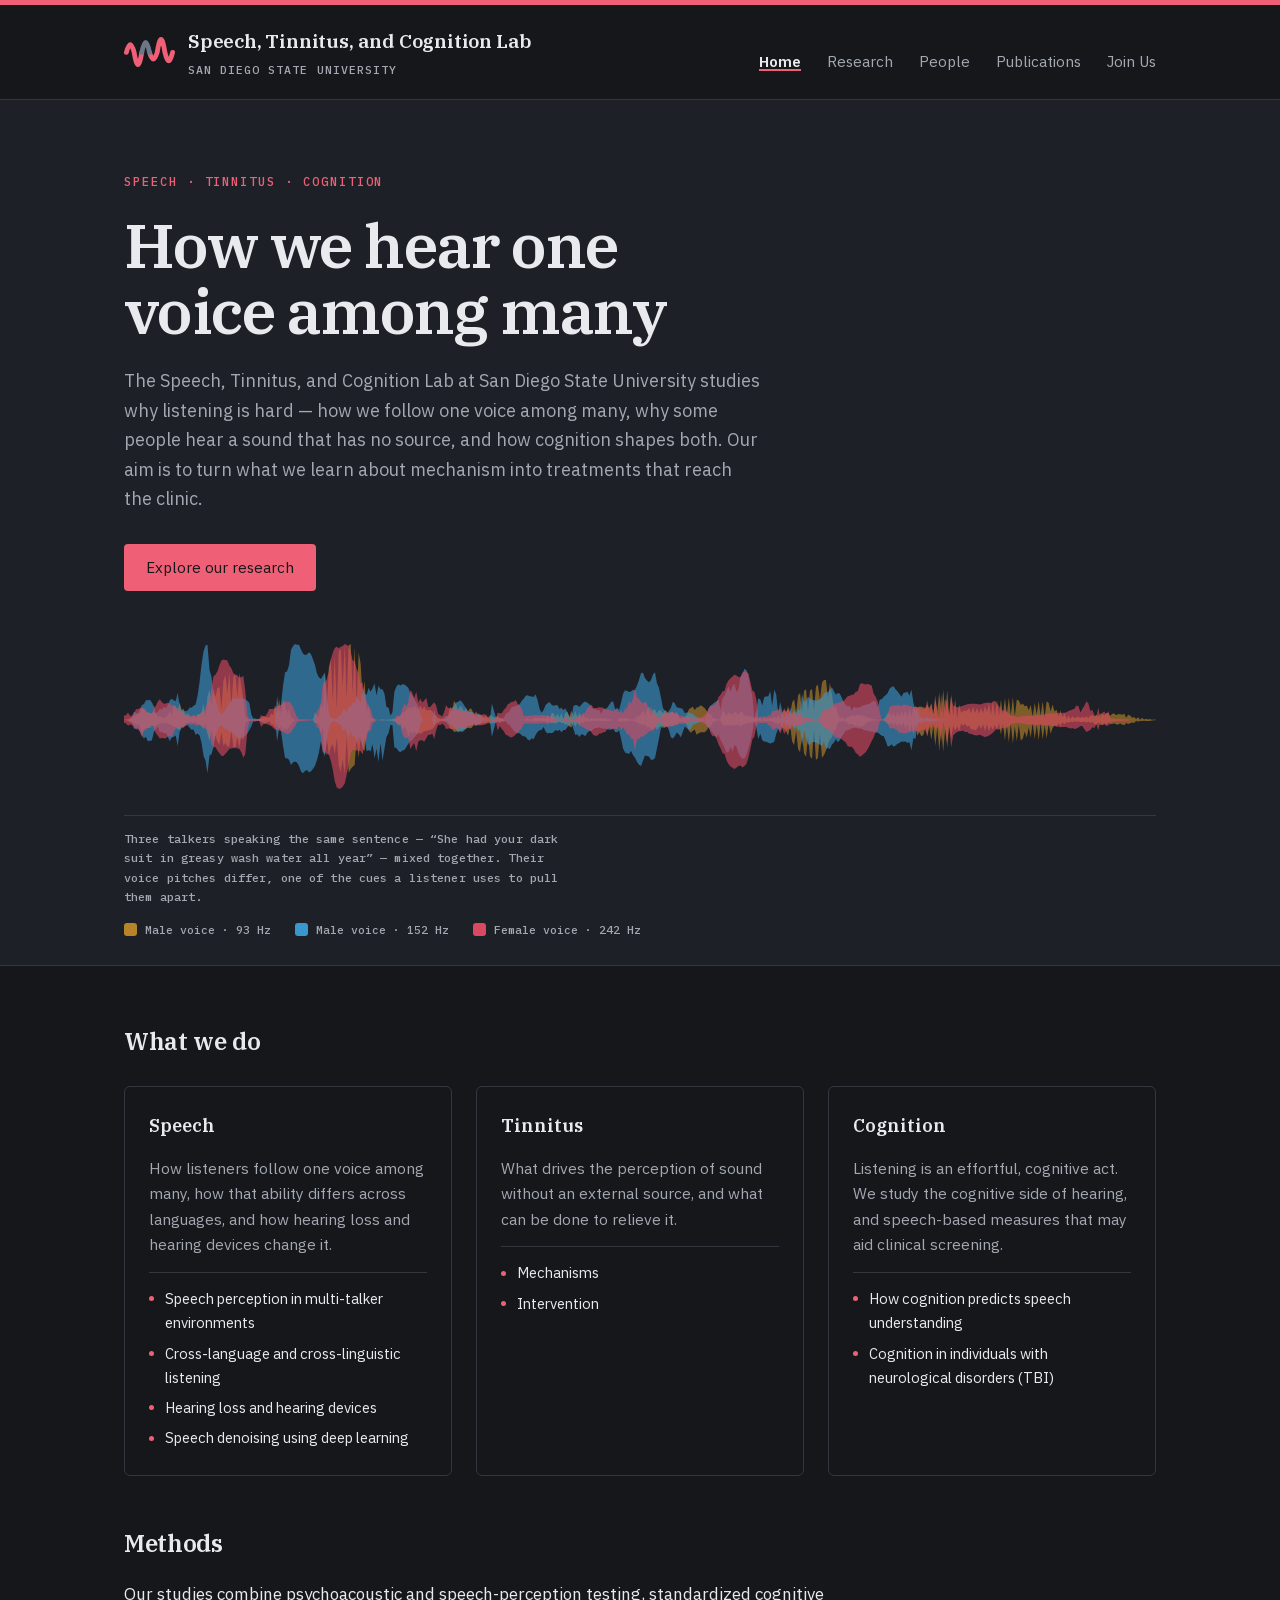
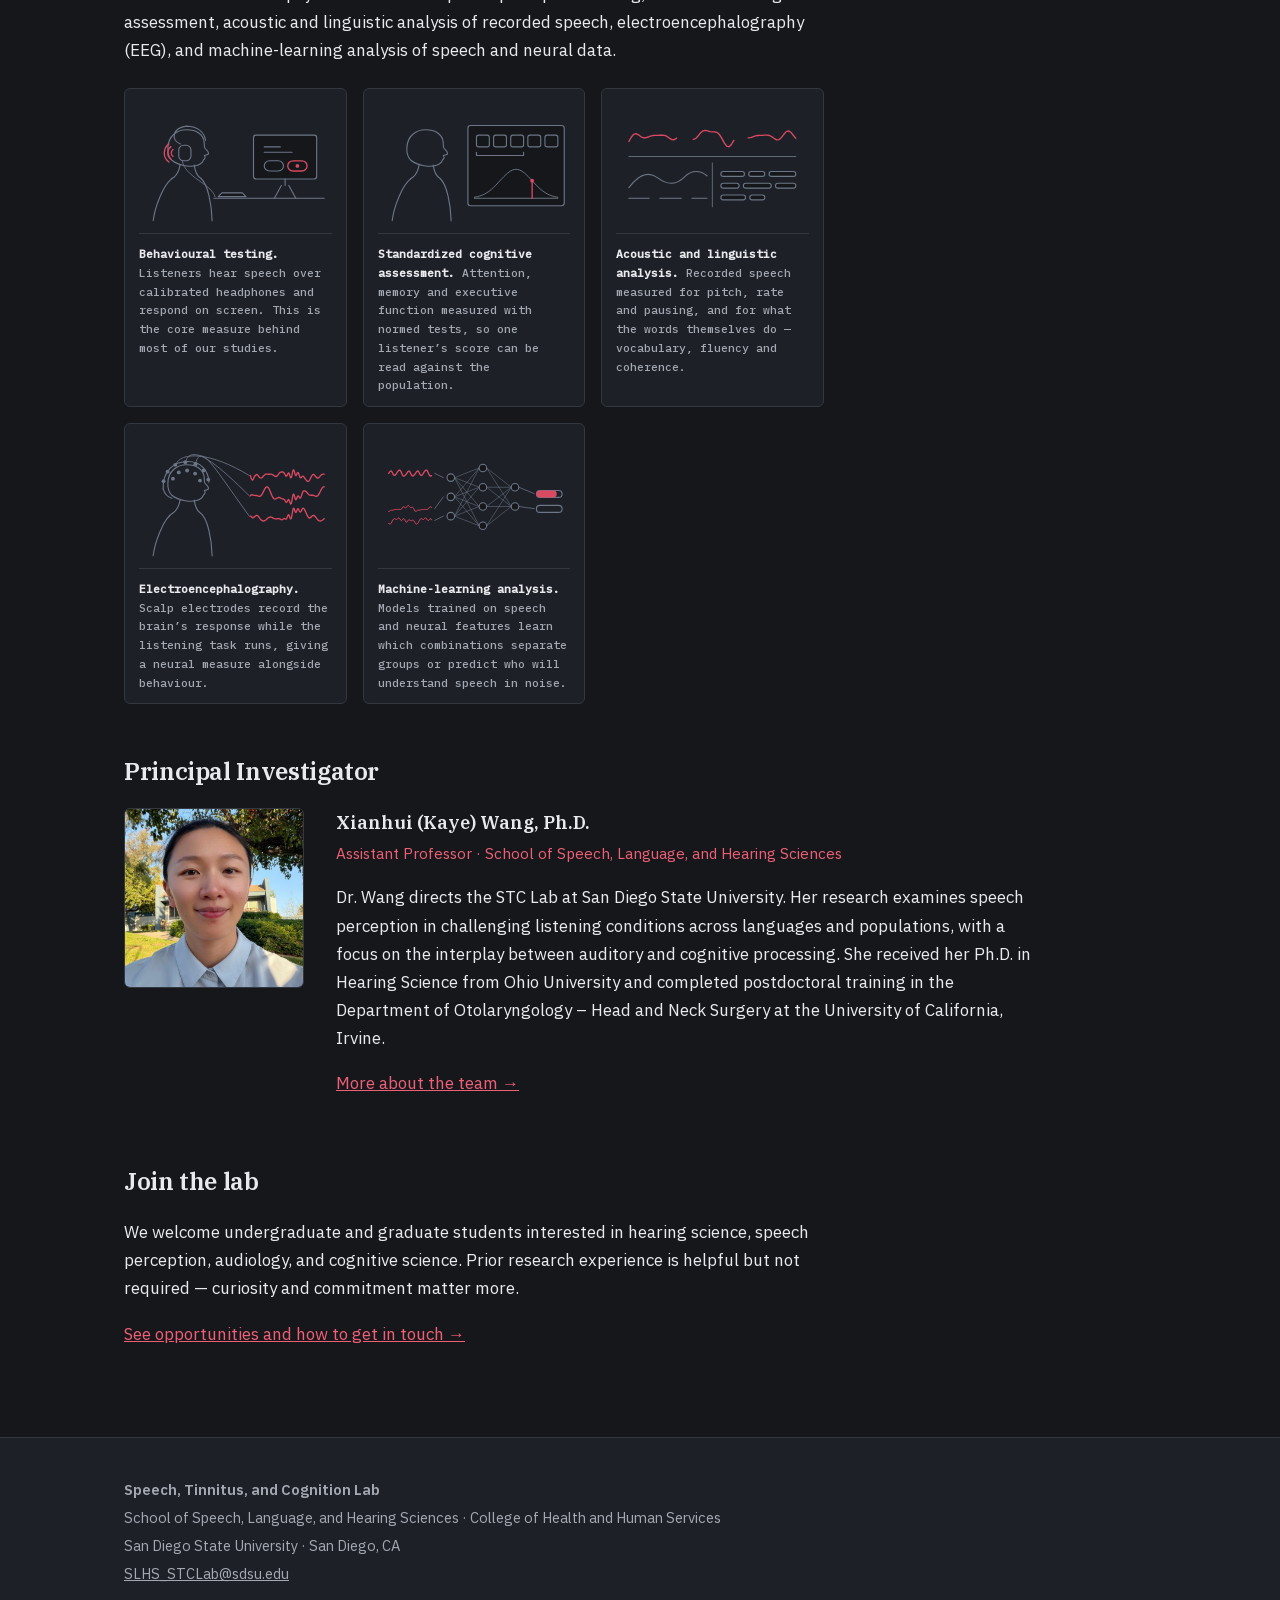
<file: index.html>
<!DOCTYPE html>
<html lang="en">
<head>
<meta charset="utf-8">
<meta name="viewport" content="width=device-width, initial-scale=1">
<title>Speech, Tinnitus, and Cognition Lab — San Diego State University</title>
<meta name="description" content="The Speech, Tinnitus, and Cognition Lab at San Diego State University investigates the neural and cognitive mechanisms behind speech-perception difficulties and tinnitus, and develops therapies that reach the clinic.">
<link rel="icon" href="assets/logo-tile.svg" type="image/svg+xml">
<meta name="theme-color" content="#15171b">
<meta property="og:type" content="website">
<meta property="og:site_name" content="Speech, Tinnitus, and Cognition Lab">
<meta property="og:title" content="Speech, Tinnitus, and Cognition Lab">
<meta property="og:description" content="The Speech, Tinnitus, and Cognition Lab at San Diego State University studies how listeners understand speech in complex environments, and how hearing and cognition interact across the lifespan.">
<meta property="og:url" content="https://kayehere.github.io/STCLAB/">
<meta property="og:image" content="https://kayehere.github.io/STCLAB/assets/og-card.png">
<meta property="og:image:width" content="1200">
<meta property="og:image:height" content="630">
<meta property="og:image:alt" content="Speech, Tinnitus, and Cognition Lab, San Diego State University">
<meta name="twitter:card" content="summary_large_image">
<link rel="stylesheet" href="assets/style.css">
</head>
<body>

<a class="skip-link" href="#main">Skip to content</a>

<header class="site-header">
  <div class="wrap">
    <a class="brand" href="index.html">
      <span class="brand-mark">
        <img src="assets/logo-mark-dark.svg" alt="" width="51" height="30">
      </span>
      <span class="brand-text">
        <strong>Speech, Tinnitus, and Cognition Lab</strong>
        <span class="affil">San Diego State University</span>
      </span>
    </a>
    <nav>
      <a href="index.html" class="active" aria-current="page">Home</a>
      <a href="research.html">Research</a>
      <a href="people.html">People</a>
      <a href="publications.html">Publications</a>
      <a href="join.html">Join Us</a>
    </nav>
  </div>
</header>

<div class="hero">
  <div class="wrap">
    <p class="eyebrow">Speech &middot; Tinnitus &middot; Cognition</p>
    <h1>How we hear one voice among many</h1>
    <p class="hero-lede">
      The Speech, Tinnitus, and Cognition Lab at San Diego State University studies
      why listening is hard &mdash; how we follow one voice among many, why some
      people hear a sound that has no source, and how cognition shapes both. Our aim
      is to turn what we learn about mechanism into treatments that reach the clinic.
    </p>
    <a class="btn" href="research.html">Explore our research</a>

    <figure class="hero-fig">
      <svg class="wavefig" viewBox="0 0 1000 220" preserveAspectRatio="none" role="img" aria-label="Three real speech waveforms overlaid and aligned on speech onset: three talkers speaking the same sentence, with fundamental frequencies of 93, 152 and 242 hertz.">
      <clipPath id="reveal"><rect class="reveal-rect" x="0" y="0" width="1000" height="220"/></clipPath>
      <g clip-path="url(#reveal)">
        <path class="t3" d="M0.0 109.8 L1.9 109.7 L3.9 109.2 L5.8 107.7 L7.7 107.4 L9.6 104.8 L11.6 105.5 L13.5 102.8 L15.4 102.4 L17.3 96.2 L19.3 97.6 L21.2 101.3 L23.1 100.5 L25.0 102.7 L27.0 102.2 L28.9 101.0 L30.8 102.5 L32.8 105.9 L34.7 106.0 L36.6 106.4 L38.5 107.9 L40.5 107.0 L42.4 104.5 L44.3 99.9 L46.2 104.5 L48.2 93.5 L50.1 93.6 L52.0 100.1 L53.9 89.4 L55.9 98.6 L57.8 97.0 L59.7 104.4 L61.7 102.4 L63.6 105.2 L65.5 107.4 L67.4 104.2 L69.4 108.5 L71.3 103.1 L73.2 103.6 L75.1 101.2 L77.1 91.5 L79.0 107.0 L80.9 82.6 L82.9 74.9 L84.8 94.5 L86.7 73.3 L88.6 83.3 L90.6 73.0 L92.5 72.2 L94.4 97.2 L96.3 64.5 L98.3 57.8 L100.2 79.7 L102.1 54.4 L104.0 93.5 L106.0 59.9 L107.9 56.9 L109.8 83.6 L111.8 55.9 L113.7 71.4 L115.6 84.9 L117.5 106.6 L119.5 108.6 L121.4 109.3 L123.3 109.8 L125.2 109.4 L127.2 109.7 L129.1 109.6 L131.0 109.1 L132.9 108.1 L134.9 105.4 L136.8 106.5 L138.7 106.6 L140.7 107.4 L142.6 102.3 L144.5 104.6 L146.4 92.7 L148.4 102.3 L150.3 85.7 L152.2 104.5 L154.1 86.0 L156.1 92.8 L158.0 101.9 L159.9 97.2 L161.8 106.1 L163.8 108.4 L165.7 109.9 L167.6 109.6 L169.6 109.9 L171.5 109.7 L173.4 110.0 L175.3 109.8 L177.3 110.0 L179.2 109.9 L181.1 109.9 L183.0 109.8 L185.0 101.1 L186.9 104.5 L188.8 106.8 L190.8 89.9 L192.7 96.8 L194.6 53.1 L196.5 101.6 L198.5 49.3 L200.4 39.4 L202.3 88.5 L204.2 35.6 L206.2 97.8 L208.1 29.6 L210.0 28.9 L211.9 71.6 L213.9 23.8 L215.8 86.0 L217.7 23.4 L219.7 22.0 L221.6 79.6 L223.5 25.5 L225.4 92.9 L227.4 31.8 L229.3 45.0 L231.2 82.6 L233.1 64.5 L235.1 100.1 L237.0 92.0 L238.9 106.9 L240.8 108.4 L242.8 109.7 L244.7 109.8 L246.6 109.9 L248.6 109.8 L250.5 109.5 L252.4 109.7 L254.3 109.6 L256.3 109.4 L258.2 109.4 L260.1 108.9 L262.0 108.2 L264.0 107.7 L265.9 106.0 L267.8 105.2 L269.7 101.6 L271.7 101.1 L273.6 98.2 L275.5 95.1 L277.5 96.5 L279.4 95.5 L281.3 94.2 L283.2 95.6 L285.2 98.0 L287.1 92.8 L289.0 97.9 L290.9 94.5 L292.9 99.2 L294.8 98.4 L296.7 98.1 L298.7 100.0 L300.6 103.8 L302.5 105.2 L304.4 107.5 L306.4 108.5 L308.3 108.2 L310.2 109.0 L312.1 108.9 L314.1 104.9 L316.0 94.4 L317.9 100.1 L319.8 87.7 L321.8 91.6 L323.7 99.3 L325.6 93.5 L327.6 95.2 L329.5 100.1 L331.4 96.2 L333.3 100.2 L335.3 96.3 L337.2 97.9 L339.1 105.1 L341.0 100.3 L343.0 104.3 L344.9 103.2 L346.8 104.8 L348.7 106.7 L350.7 105.2 L352.6 107.4 L354.5 104.9 L356.5 104.8 L358.4 107.3 L360.3 106.4 L362.2 105.5 L364.2 107.8 L366.1 107.6 L368.0 109.3 L369.9 109.9 L371.9 109.9 L373.8 109.9 L375.7 109.9 L377.6 109.9 L379.6 109.7 L381.5 109.8 L383.4 109.9 L385.4 109.6 L387.3 109.7 L389.2 109.1 L391.1 108.2 L393.1 109.6 L395.0 109.4 L396.9 107.6 L398.8 107.8 L400.8 107.7 L402.7 107.9 L404.6 108.1 L406.6 106.7 L408.5 108.9 L410.4 103.5 L412.3 109.0 L414.3 101.9 L416.2 102.3 L418.1 107.1 L420.0 102.9 L422.0 107.4 L423.9 101.8 L425.8 109.4 L427.7 102.0 L429.7 100.3 L431.6 106.5 L433.5 99.3 L435.5 106.0 L437.4 99.7 L439.3 107.1 L441.2 100.9 L443.2 107.5 L445.1 103.7 L447.0 108.9 L448.9 106.2 L450.9 109.8 L452.8 107.3 L454.7 108.2 L456.6 108.0 L458.6 107.7 L460.5 108.8 L462.4 107.8 L464.4 109.1 L466.3 107.8 L468.2 109.6 L470.1 108.6 L472.1 109.7 L474.0 109.8 L475.9 109.9 L477.8 109.9 L479.8 108.2 L481.7 107.9 L483.6 108.2 L485.5 107.5 L487.5 108.2 L489.4 108.9 L491.3 109.1 L493.3 109.1 L495.2 108.6 L497.1 105.0 L499.0 105.9 L501.0 102.8 L502.9 99.0 L504.8 105.1 L506.7 96.9 L508.7 94.4 L510.6 104.2 L512.5 97.9 L514.5 97.9 L516.4 102.4 L518.3 98.8 L520.2 98.9 L522.2 102.8 L524.1 98.3 L526.0 100.1 L527.9 102.9 L529.9 100.8 L531.8 100.9 L533.7 104.0 L535.6 100.1 L537.6 107.0 L539.5 108.5 L541.4 107.4 L543.4 106.3 L545.3 104.4 L547.2 97.9 L549.1 96.2 L551.1 94.7 L553.0 98.5 L554.9 95.4 L556.8 94.9 L558.8 93.0 L560.7 94.5 L562.6 96.0 L564.5 99.3 L566.5 102.4 L568.4 103.0 L570.3 106.7 L572.3 108.2 L574.2 108.8 L576.1 109.5 L578.0 108.9 L580.0 98.9 L581.9 101.6 L583.8 105.5 L585.7 101.6 L587.7 102.0 L589.6 104.6 L591.5 100.8 L593.4 101.4 L595.4 104.3 L597.3 100.6 L599.2 100.5 L601.2 106.0 L603.1 104.1 L605.0 105.6 L606.9 105.7 L608.9 106.0 L610.8 108.3 L612.7 106.4 L614.6 108.8 L616.6 107.1 L618.5 109.6 L620.4 107.8 L622.4 108.5 L624.3 107.9 L626.2 108.0 L628.1 107.7 L630.1 106.0 L632.0 108.6 L633.9 103.8 L635.8 108.6 L637.8 101.2 L639.7 98.1 L641.6 102.0 L643.5 93.9 L645.5 103.6 L647.4 89.7 L649.3 85.9 L651.3 101.6 L653.2 81.6 L655.1 78.6 L657.0 101.1 L659.0 76.2 L660.9 74.4 L662.8 100.3 L664.7 75.7 L666.7 74.1 L668.6 99.5 L670.5 71.1 L672.4 69.0 L674.4 86.5 L676.3 67.0 L678.2 63.6 L680.2 63.6 L682.1 84.8 L684.0 67.1 L685.9 79.7 L687.9 96.4 L689.8 94.2 L691.7 102.4 L693.6 108.3 L695.6 106.9 L697.5 108.9 L699.4 108.8 L701.3 106.3 L703.3 105.9 L705.2 104.3 L707.1 105.7 L709.1 104.8 L711.0 103.8 L712.9 104.4 L714.8 105.0 L716.8 104.8 L718.7 106.2 L720.6 107.2 L722.5 108.1 L724.5 108.4 L726.4 109.3 L728.3 108.9 L730.3 109.6 L732.2 109.6 L734.1 109.8 L736.0 109.2 L738.0 106.6 L739.9 102.6 L741.8 101.2 L743.7 106.3 L745.7 101.2 L747.6 107.4 L749.5 100.7 L751.4 106.8 L753.4 99.9 L755.3 106.3 L757.2 98.7 L759.2 107.4 L761.1 97.3 L763.0 106.2 L764.9 95.7 L766.9 94.2 L768.8 95.7 L770.7 94.5 L772.6 94.8 L774.6 95.3 L776.5 96.4 L778.4 92.3 L780.3 96.4 L782.3 90.6 L784.2 103.3 L786.1 85.4 L788.1 99.3 L790.0 78.1 L791.9 102.1 L793.8 74.9 L795.8 101.4 L797.7 75.5 L799.6 104.8 L801.5 80.3 L803.5 105.5 L805.4 85.9 L807.3 108.6 L809.2 92.0 L811.2 102.0 L813.1 99.3 L815.0 99.4 L817.0 99.1 L818.9 96.0 L820.8 102.1 L822.7 94.9 L824.7 101.8 L826.6 96.1 L828.5 102.7 L830.4 96.0 L832.4 102.2 L834.3 93.7 L836.2 100.8 L838.2 90.5 L840.1 104.3 L842.0 88.0 L843.9 105.4 L845.9 86.7 L847.8 105.3 L849.7 86.6 L851.6 105.2 L853.6 84.9 L855.5 102.7 L857.4 84.2 L859.3 104.6 L861.3 83.4 L863.2 105.6 L865.1 86.2 L867.1 87.7 L869.0 92.7 L870.9 91.0 L872.8 94.2 L874.8 93.1 L876.7 98.6 L878.6 92.5 L880.5 106.2 L882.5 90.3 L884.4 103.7 L886.3 88.0 L888.2 105.0 L890.2 88.3 L892.1 107.0 L894.0 88.2 L896.0 90.2 L897.9 100.0 L899.8 92.0 L901.7 100.1 L903.7 98.0 L905.6 106.0 L907.5 99.1 L909.4 106.7 L911.4 102.0 L913.3 108.8 L915.2 104.8 L917.1 109.0 L919.1 105.8 L921.0 107.9 L922.9 106.7 L924.9 106.5 L926.8 107.8 L928.7 106.1 L930.6 107.8 L932.6 105.6 L934.5 108.1 L936.4 104.8 L938.3 104.4 L940.3 106.1 L942.2 103.8 L944.1 105.9 L946.1 102.7 L948.0 102.4 L949.9 105.2 L951.8 101.9 L953.8 101.8 L955.7 105.5 L957.6 102.7 L959.5 102.6 L961.5 104.5 L963.4 103.0 L965.3 103.4 L967.2 103.9 L969.2 102.9 L971.1 107.5 L973.0 104.0 L975.0 104.9 L976.9 107.5 L978.8 106.4 L980.7 108.9 L982.7 106.8 L984.6 109.6 L986.5 107.4 L988.4 109.3 L990.4 108.6 L992.3 109.5 L994.2 108.9 L996.1 109.7 L998.1 109.3 L1000.0 109.7 L1000.0 110.4 L998.1 110.4 L996.1 110.6 L994.2 111.1 L992.3 111.1 L990.4 111.3 L988.4 111.0 L986.5 111.1 L984.6 111.2 L982.7 111.8 L980.7 111.1 L978.8 113.4 L976.9 112.9 L975.0 113.9 L973.0 114.6 L971.1 113.5 L969.2 116.1 L967.2 115.1 L965.3 114.0 L963.4 115.3 L961.5 115.3 L959.5 113.8 L957.6 114.7 L955.7 114.9 L953.8 112.7 L951.8 115.5 L949.9 113.1 L948.0 115.7 L946.1 115.7 L944.1 112.8 L942.2 115.1 L940.3 114.5 L938.3 111.9 L936.4 113.6 L934.5 111.8 L932.6 112.8 L930.6 111.8 L928.7 112.4 L926.8 112.2 L924.9 111.7 L922.9 112.0 L921.0 111.5 L919.1 112.3 L917.1 111.7 L915.2 113.3 L913.3 112.3 L911.4 114.8 L909.4 112.5 L907.5 117.3 L905.6 113.5 L903.7 117.4 L901.7 116.1 L899.8 119.3 L897.9 126.0 L896.0 114.4 L894.0 131.8 L892.1 116.0 L890.2 132.7 L888.2 113.4 L886.3 133.5 L884.4 115.5 L882.5 132.0 L880.5 113.3 L878.6 130.4 L876.7 118.5 L874.8 130.2 L872.8 123.4 L870.9 131.4 L869.0 134.1 L867.1 115.6 L865.1 134.7 L863.2 117.5 L861.3 137.1 L859.3 114.8 L857.4 135.9 L855.5 116.1 L853.6 133.1 L851.6 113.8 L849.7 127.2 L847.8 113.6 L845.9 122.0 L843.9 115.4 L842.0 121.6 L840.1 117.0 L838.2 123.2 L836.2 115.3 L834.3 122.6 L832.4 115.0 L830.4 120.4 L828.5 115.5 L826.6 120.1 L824.7 122.1 L822.7 120.3 L820.8 121.4 L818.9 116.4 L817.0 117.8 L815.0 114.4 L813.1 116.8 L811.2 114.0 L809.2 123.0 L807.3 116.9 L805.4 122.4 L803.5 116.8 L801.5 131.4 L799.6 117.0 L797.7 142.0 L795.8 120.0 L793.8 146.4 L791.9 119.9 L790.0 145.5 L788.1 118.6 L786.1 139.7 L784.2 116.9 L782.3 133.0 L780.3 118.4 L778.4 129.4 L776.5 118.4 L774.6 127.4 L772.6 128.7 L770.7 124.1 L768.8 128.2 L766.9 114.5 L764.9 126.9 L763.0 114.8 L761.1 124.2 L759.2 114.2 L757.2 120.1 L755.3 112.6 L753.4 117.7 L751.4 113.6 L749.5 117.0 L747.6 113.1 L745.7 116.7 L743.7 112.9 L741.8 115.5 L739.9 114.1 L738.0 112.6 L736.0 110.5 L734.1 110.3 L732.2 110.3 L730.3 110.4 L728.3 110.5 L726.4 110.8 L724.5 111.1 L722.5 111.6 L720.6 112.0 L718.7 113.7 L716.8 116.9 L714.8 117.1 L712.9 117.4 L711.0 116.0 L709.1 117.3 L707.1 115.5 L705.2 114.6 L703.3 114.7 L701.3 114.6 L699.4 111.7 L697.5 111.0 L695.6 112.0 L693.6 111.5 L691.7 113.6 L689.8 121.2 L687.9 122.5 L685.9 130.2 L684.0 132.7 L682.1 137.6 L680.2 145.3 L678.2 150.7 L676.3 153.8 L674.4 124.6 L672.4 154.0 L670.5 156.2 L668.6 120.5 L666.7 155.2 L664.7 152.1 L662.8 128.7 L660.9 152.6 L659.0 149.2 L657.0 128.1 L655.1 147.2 L653.2 143.6 L651.3 122.8 L649.3 138.9 L647.4 134.9 L645.5 116.2 L643.5 128.3 L641.6 123.4 L639.7 119.9 L637.8 119.2 L635.8 111.9 L633.9 115.6 L632.0 112.8 L630.1 113.4 L628.1 111.6 L626.2 110.9 L624.3 111.4 L622.4 111.1 L620.4 111.1 L618.5 110.8 L616.6 111.1 L614.6 111.0 L612.7 112.1 L610.8 112.6 L608.9 112.7 L606.9 113.7 L605.0 112.9 L603.1 114.3 L601.2 114.9 L599.2 115.6 L597.3 117.7 L595.4 115.1 L593.4 116.1 L591.5 116.2 L589.6 116.2 L587.7 116.4 L585.7 116.4 L583.8 115.7 L581.9 117.0 L580.0 115.5 L578.0 110.9 L576.1 110.6 L574.2 111.2 L572.3 111.8 L570.3 113.5 L568.4 117.5 L566.5 118.3 L564.5 122.1 L562.6 124.1 L560.7 124.2 L558.8 124.1 L556.8 125.2 L554.9 127.2 L553.0 121.1 L551.1 122.8 L549.1 124.8 L547.2 122.0 L545.3 115.2 L543.4 113.7 L541.4 111.9 L539.5 112.5 L537.6 112.7 L535.6 116.4 L533.7 114.2 L531.8 117.1 L529.9 116.6 L527.9 116.8 L526.0 117.5 L524.1 119.0 L522.2 119.0 L520.2 116.6 L518.3 118.2 L516.4 121.2 L514.5 117.9 L512.5 121.2 L510.6 120.2 L508.7 117.2 L506.7 118.6 L504.8 114.7 L502.9 116.2 L501.0 114.6 L499.0 114.2 L497.1 112.9 L495.2 111.1 L493.3 111.1 L491.3 110.6 L489.4 110.6 L487.5 111.9 L485.5 110.8 L483.6 111.1 L481.7 111.9 L479.8 111.5 L477.8 110.1 L475.9 110.1 L474.0 110.1 L472.1 110.5 L470.1 111.0 L468.2 111.1 L466.3 111.2 L464.4 111.1 L462.4 111.2 L460.5 111.0 L458.6 111.3 L456.6 110.8 L454.7 111.3 L452.8 111.2 L450.9 111.5 L448.9 111.9 L447.0 110.8 L445.1 114.0 L443.2 111.5 L441.2 116.7 L439.3 112.5 L437.4 117.7 L435.5 113.0 L433.5 118.8 L431.6 117.6 L429.7 114.9 L427.7 115.4 L425.8 113.3 L423.9 113.8 L422.0 111.7 L420.0 113.2 L418.1 113.8 L416.2 113.1 L414.3 113.9 L412.3 111.8 L410.4 112.9 L408.5 111.8 L406.6 111.2 L404.6 111.1 L402.7 111.1 L400.8 111.2 L398.8 111.3 L396.9 111.4 L395.0 110.8 L393.1 110.5 L391.1 111.1 L389.2 110.4 L387.3 110.2 L385.4 110.4 L383.4 110.1 L381.5 110.3 L379.6 110.2 L377.6 110.1 L375.7 110.1 L373.8 110.1 L371.9 110.1 L369.9 110.1 L368.0 111.2 L366.1 111.6 L364.2 113.5 L362.2 111.9 L360.3 112.9 L358.4 113.6 L356.5 113.8 L354.5 114.4 L352.6 112.7 L350.7 113.8 L348.7 113.7 L346.8 113.9 L344.9 115.4 L343.0 113.7 L341.0 117.2 L339.1 114.2 L337.2 119.0 L335.3 119.6 L333.3 118.9 L331.4 120.0 L329.5 120.9 L327.6 121.9 L325.6 123.6 L323.7 122.6 L321.8 123.3 L319.8 123.9 L317.9 119.9 L316.0 120.1 L314.1 112.9 L312.1 110.7 L310.2 111.1 L308.3 111.5 L306.4 111.6 L304.4 113.5 L302.5 114.4 L300.6 118.1 L298.7 120.7 L296.7 121.4 L294.8 122.0 L292.9 122.7 L290.9 122.7 L289.0 124.5 L287.1 125.8 L285.2 125.1 L283.2 126.5 L281.3 122.6 L279.4 126.3 L277.5 123.2 L275.5 129.4 L273.6 120.6 L271.7 117.5 L269.7 121.4 L267.8 114.6 L265.9 116.3 L264.0 113.1 L262.0 111.8 L260.1 111.1 L258.2 110.9 L256.3 110.5 L254.3 110.5 L252.4 110.2 L250.5 110.6 L248.6 110.2 L246.6 110.2 L244.7 110.1 L242.8 110.3 L240.8 111.1 L238.9 111.9 L237.0 124.1 L235.1 123.2 L233.1 145.8 L231.2 143.1 L229.3 129.1 L227.4 154.1 L225.4 130.2 L223.5 162.0 L221.6 164.1 L219.7 166.8 L217.7 171.1 L215.8 128.5 L213.9 172.2 L211.9 155.6 L210.0 169.6 L208.1 162.1 L206.2 130.2 L204.2 149.3 L202.3 137.9 L200.4 141.3 L198.5 150.6 L196.5 131.6 L194.6 153.5 L192.7 118.1 L190.8 126.0 L188.8 114.5 L186.9 113.0 L185.0 114.0 L183.0 110.1 L181.1 110.0 L179.2 110.0 L177.3 110.1 L175.3 110.1 L173.4 110.1 L171.5 110.1 L169.6 110.2 L167.6 110.2 L165.7 110.4 L163.8 111.7 L161.8 115.3 L159.9 117.7 L158.0 121.8 L156.1 119.1 L154.1 122.6 L152.2 117.0 L150.3 121.3 L148.4 114.4 L146.4 119.9 L144.5 115.3 L142.6 115.5 L140.7 111.6 L138.7 113.0 L136.8 114.0 L134.9 113.4 L132.9 111.9 L131.0 111.1 L129.1 110.4 L127.2 110.4 L125.2 110.2 L123.3 110.3 L121.4 110.4 L119.5 111.8 L117.5 113.3 L115.6 133.4 L113.7 126.9 L111.8 142.5 L109.8 129.3 L107.9 143.4 L106.0 140.9 L104.0 122.4 L102.1 140.4 L100.2 141.0 L98.3 136.7 L96.3 139.7 L94.4 123.7 L92.5 138.4 L90.6 135.5 L88.6 128.0 L86.7 134.9 L84.8 120.7 L82.9 134.2 L80.9 126.0 L79.0 113.8 L77.1 121.1 L75.1 116.5 L73.2 115.0 L71.3 114.8 L69.4 111.7 L67.4 113.6 L65.5 112.6 L63.6 112.7 L61.7 113.4 L59.7 114.7 L57.8 119.4 L55.9 117.3 L53.9 121.7 L52.0 120.5 L50.1 117.9 L48.2 118.1 L46.2 116.1 L44.3 115.1 L42.4 114.1 L40.5 112.5 L38.5 114.7 L36.6 113.0 L34.7 114.7 L32.8 114.5 L30.8 116.9 L28.9 117.0 L27.0 116.6 L25.0 119.2 L23.1 119.2 L21.2 119.3 L19.3 121.4 L17.3 124.5 L15.4 116.9 L13.5 114.9 L11.6 115.3 L9.6 114.0 L7.7 113.3 L5.8 112.5 L3.9 111.0 L1.9 110.2 L0.0 110.2 Z"/>
        <path class="t2" d="M0.0 109.8 L1.9 109.8 L3.9 109.3 L5.8 109.4 L7.7 107.1 L9.6 100.4 L11.6 101.6 L13.5 102.7 L15.4 97.8 L17.3 92.6 L19.3 91.8 L21.2 87.2 L23.1 87.1 L25.0 86.6 L27.0 89.7 L28.9 94.1 L30.8 101.8 L32.8 100.7 L34.7 97.1 L36.6 98.0 L38.5 94.6 L40.5 96.4 L42.4 92.7 L44.3 87.4 L46.2 85.4 L48.2 87.0 L50.1 88.2 L52.0 78.4 L53.9 93.6 L55.9 98.7 L57.8 100.0 L59.7 100.0 L61.7 98.9 L63.6 95.4 L65.5 95.7 L67.4 93.6 L69.4 92.0 L71.3 81.7 L73.2 66.1 L75.1 45.8 L77.1 30.5 L79.0 23.8 L80.9 23.0 L82.9 52.4 L84.8 59.8 L86.7 80.5 L88.6 87.1 L90.6 93.3 L92.5 100.8 L94.4 103.2 L96.3 101.5 L98.3 97.9 L100.2 94.4 L102.1 89.9 L104.0 87.6 L106.0 85.0 L107.9 84.7 L109.8 85.0 L111.8 84.8 L113.7 84.3 L115.6 85.4 L117.5 86.3 L119.5 87.6 L121.4 89.9 L123.3 103.0 L125.2 108.2 L127.2 108.3 L129.1 108.9 L131.0 108.6 L132.9 108.9 L134.9 109.0 L136.8 109.3 L138.7 109.6 L140.7 109.5 L142.6 109.8 L144.5 109.8 L146.4 109.8 L148.4 82.6 L150.3 101.6 L152.2 91.6 L154.1 70.4 L156.1 54.7 L158.0 53.7 L159.9 46.6 L161.8 28.9 L163.8 24.4 L165.7 22.0 L167.6 22.9 L169.6 22.9 L171.5 28.4 L173.4 33.1 L175.3 34.6 L177.3 34.1 L179.2 31.6 L181.1 33.5 L183.0 39.5 L185.0 46.0 L186.9 55.6 L188.8 60.6 L190.8 62.6 L192.7 58.7 L194.6 55.3 L196.5 78.6 L198.5 100.9 L200.4 107.9 L202.3 108.2 L204.2 108.6 L206.2 108.2 L208.1 105.2 L210.0 105.2 L211.9 99.1 L213.9 97.4 L215.8 101.6 L217.7 93.7 L219.7 95.2 L221.6 89.5 L223.5 90.5 L225.4 81.2 L227.4 85.9 L229.3 90.0 L231.2 72.5 L233.1 79.9 L235.1 80.7 L237.0 72.7 L238.9 77.4 L240.8 73.1 L242.8 67.7 L244.7 81.5 L246.6 70.4 L248.6 74.4 L250.5 74.3 L252.4 79.6 L254.3 95.0 L256.3 95.5 L258.2 104.9 L260.1 100.9 L262.0 77.1 L264.0 71.2 L265.9 68.6 L267.8 70.1 L269.7 68.6 L271.7 69.0 L273.6 70.6 L275.5 72.8 L277.5 79.0 L279.4 81.9 L281.3 86.0 L283.2 89.7 L285.2 94.2 L287.1 103.1 L289.0 109.1 L290.9 109.4 L292.9 109.8 L294.8 109.8 L296.7 109.8 L298.7 109.8 L300.6 97.2 L302.5 108.9 L304.4 109.4 L306.4 109.7 L308.3 109.8 L310.2 107.1 L312.1 105.6 L314.1 105.2 L316.0 102.4 L317.9 95.6 L319.8 94.3 L321.8 89.8 L323.7 89.1 L325.6 87.0 L327.6 89.1 L329.5 92.6 L331.4 96.2 L333.3 100.3 L335.3 100.7 L337.2 100.8 L339.1 101.7 L341.0 107.1 L343.0 102.0 L344.9 104.1 L346.8 106.5 L348.7 108.6 L350.7 109.4 L352.6 109.8 L354.5 109.8 L356.5 90.8 L358.4 98.6 L360.3 106.8 L362.2 108.3 L364.2 108.3 L366.1 108.2 L368.0 108.0 L369.9 102.9 L371.9 101.4 L373.8 99.2 L375.7 95.0 L377.6 94.7 L379.6 93.4 L381.5 92.8 L383.4 91.7 L385.4 87.7 L387.3 85.3 L389.2 82.0 L391.1 81.3 L393.1 82.4 L395.0 82.8 L396.9 83.4 L398.8 80.3 L400.8 87.0 L402.7 97.2 L404.6 101.6 L406.6 98.5 L408.5 92.5 L410.4 90.5 L412.3 89.2 L414.3 92.4 L416.2 93.4 L418.1 92.8 L420.0 92.6 L422.0 97.4 L423.9 95.8 L425.8 98.6 L427.7 96.3 L429.7 102.0 L431.6 105.9 L433.5 107.4 L435.5 93.7 L437.4 92.7 L439.3 92.8 L441.2 95.0 L443.2 92.4 L445.1 89.8 L447.0 88.5 L448.9 90.1 L450.9 91.6 L452.8 94.6 L454.7 97.2 L456.6 97.3 L458.6 98.8 L460.5 98.1 L462.4 102.7 L464.4 97.3 L466.3 97.2 L468.2 95.7 L470.1 92.6 L472.1 88.8 L474.0 88.6 L475.9 97.5 L477.8 96.0 L479.8 98.1 L481.7 89.5 L483.6 79.6 L485.5 75.6 L487.5 76.5 L489.4 77.7 L491.3 77.1 L493.3 74.9 L495.2 75.7 L497.1 70.0 L499.0 63.6 L501.0 55.7 L502.9 55.4 L504.8 61.5 L506.7 64.3 L508.7 66.4 L510.6 63.9 L512.5 57.3 L514.5 54.6 L516.4 67.4 L518.3 72.3 L520.2 83.5 L522.2 96.2 L524.1 99.3 L526.0 103.1 L527.9 99.6 L529.9 96.0 L531.8 88.9 L533.7 90.6 L535.6 95.3 L537.6 95.9 L539.5 96.4 L541.4 97.4 L543.4 102.2 L545.3 101.4 L547.2 101.4 L549.1 102.4 L551.1 103.1 L553.0 105.5 L554.9 106.3 L556.8 107.9 L558.8 108.2 L560.7 108.3 L562.6 109.1 L564.5 103.6 L566.5 96.7 L568.4 93.5 L570.3 91.6 L572.3 89.8 L574.2 88.0 L576.1 86.5 L578.0 98.5 L580.0 84.6 L581.9 82.0 L583.8 76.3 L585.7 71.0 L587.7 77.4 L589.6 71.3 L591.5 67.9 L593.4 77.2 L595.4 74.6 L597.3 60.3 L599.2 57.1 L601.2 50.8 L603.1 52.5 L605.0 58.0 L606.9 71.7 L608.9 82.8 L610.8 108.3 L612.7 99.4 L614.6 84.8 L616.6 86.4 L618.5 93.3 L620.4 83.4 L622.4 82.9 L624.3 82.5 L626.2 76.6 L628.1 93.7 L630.1 74.6 L632.0 80.5 L633.9 101.8 L635.8 89.1 L637.8 99.6 L639.7 108.3 L641.6 99.6 L643.5 106.6 L645.5 95.5 L647.4 105.2 L649.3 98.0 L651.3 103.0 L653.2 95.8 L655.1 100.0 L657.0 80.1 L659.0 89.5 L660.9 87.3 L662.8 83.1 L664.7 85.4 L666.7 87.2 L668.6 86.7 L670.5 87.6 L672.4 86.9 L674.4 86.3 L676.3 84.4 L678.2 80.0 L680.2 77.7 L682.1 77.9 L684.0 75.5 L685.9 71.8 L687.9 76.6 L689.8 80.4 L691.7 78.7 L693.6 79.4 L695.6 84.4 L697.5 89.1 L699.4 92.8 L701.3 94.1 L703.3 93.9 L705.2 99.4 L707.1 94.8 L709.1 95.7 L711.0 95.9 L712.9 95.1 L714.8 94.0 L716.8 92.8 L718.7 92.4 L720.6 91.8 L722.5 91.2 L724.5 89.3 L726.4 87.7 L728.3 88.8 L730.3 95.4 L732.2 86.5 L734.1 86.1 L736.0 83.4 L738.0 81.3 L739.9 78.9 L741.8 73.7 L743.7 71.8 L745.7 70.8 L747.6 74.4 L749.5 76.7 L751.4 80.0 L753.4 83.0 L755.3 78.8 L757.2 78.1 L759.2 77.4 L761.1 81.5 L763.0 74.8 L764.9 89.8 L766.9 99.4 L768.8 95.6 L770.7 105.2 L772.6 107.4 L774.6 108.2 L776.5 108.0 L778.4 107.7 L780.3 107.9 L782.3 108.2 L784.2 108.7 L786.1 108.6 L788.1 109.0 L790.0 109.3 L791.9 109.3 L793.8 109.6 L795.8 109.7 L797.7 109.7 L799.6 110.0 L801.5 110.0 L803.5 110.0 L805.4 110.0 L807.3 110.0 L809.2 110.0 L811.2 110.0 L813.1 110.0 L815.0 110.0 L817.0 110.0 L818.9 110.0 L820.8 110.0 L822.7 110.0 L824.7 110.0 L826.6 110.0 L828.5 110.0 L830.4 110.0 L832.4 110.0 L834.3 110.0 L836.2 110.0 L838.2 110.0 L840.1 110.0 L842.0 110.0 L843.9 110.0 L845.9 110.0 L847.8 110.0 L849.7 110.0 L851.6 110.0 L853.6 110.0 L855.5 110.0 L857.4 110.0 L859.3 110.0 L861.3 110.0 L863.2 110.0 L865.1 110.0 L867.1 110.0 L869.0 110.0 L870.9 110.0 L872.8 110.0 L874.8 110.0 L876.7 110.0 L878.6 110.0 L880.5 110.0 L882.5 110.0 L884.4 110.0 L886.3 110.0 L888.2 110.0 L890.2 110.0 L892.1 110.0 L894.0 110.0 L896.0 110.0 L897.9 110.0 L899.8 110.0 L901.7 110.0 L903.7 110.0 L905.6 110.0 L907.5 110.0 L909.4 110.0 L911.4 110.0 L913.3 110.0 L915.2 110.0 L917.1 110.0 L919.1 110.0 L921.0 110.0 L922.9 110.0 L924.9 110.0 L926.8 110.0 L928.7 110.0 L930.6 110.0 L932.6 110.0 L934.5 110.0 L936.4 110.0 L938.3 110.0 L940.3 110.0 L942.2 110.0 L944.1 110.0 L946.1 110.0 L948.0 110.0 L949.9 110.0 L951.8 110.0 L953.8 110.0 L955.7 110.0 L957.6 110.0 L959.5 110.0 L961.5 110.0 L963.4 110.0 L965.3 110.0 L967.2 110.0 L969.2 110.0 L971.1 110.0 L973.0 110.0 L975.0 110.0 L976.9 110.0 L978.8 110.0 L980.7 110.0 L982.7 110.0 L984.6 110.0 L986.5 110.0 L988.4 110.0 L990.4 110.0 L992.3 110.0 L994.2 110.0 L996.1 110.0 L998.1 110.0 L1000.0 110.0 L1000.0 110.0 L998.1 110.0 L996.1 110.0 L994.2 110.0 L992.3 110.0 L990.4 110.0 L988.4 110.0 L986.5 110.0 L984.6 110.0 L982.7 110.0 L980.7 110.0 L978.8 110.0 L976.9 110.0 L975.0 110.0 L973.0 110.0 L971.1 110.0 L969.2 110.0 L967.2 110.0 L965.3 110.0 L963.4 110.0 L961.5 110.0 L959.5 110.0 L957.6 110.0 L955.7 110.0 L953.8 110.0 L951.8 110.0 L949.9 110.0 L948.0 110.0 L946.1 110.0 L944.1 110.0 L942.2 110.0 L940.3 110.0 L938.3 110.0 L936.4 110.0 L934.5 110.0 L932.6 110.0 L930.6 110.0 L928.7 110.0 L926.8 110.0 L924.9 110.0 L922.9 110.0 L921.0 110.0 L919.1 110.0 L917.1 110.0 L915.2 110.0 L913.3 110.0 L911.4 110.0 L909.4 110.0 L907.5 110.0 L905.6 110.0 L903.7 110.0 L901.7 110.0 L899.8 110.0 L897.9 110.0 L896.0 110.0 L894.0 110.0 L892.1 110.0 L890.2 110.0 L888.2 110.0 L886.3 110.0 L884.4 110.0 L882.5 110.0 L880.5 110.0 L878.6 110.0 L876.7 110.0 L874.8 110.0 L872.8 110.0 L870.9 110.0 L869.0 110.0 L867.1 110.0 L865.1 110.0 L863.2 110.0 L861.3 110.0 L859.3 110.0 L857.4 110.0 L855.5 110.0 L853.6 110.0 L851.6 110.0 L849.7 110.0 L847.8 110.0 L845.9 110.0 L843.9 110.0 L842.0 110.0 L840.1 110.0 L838.2 110.0 L836.2 110.0 L834.3 110.0 L832.4 110.0 L830.4 110.0 L828.5 110.0 L826.6 110.0 L824.7 110.0 L822.7 110.0 L820.8 110.0 L818.9 110.0 L817.0 110.0 L815.0 110.0 L813.1 110.0 L811.2 110.0 L809.2 110.0 L807.3 110.0 L805.4 110.0 L803.5 110.0 L801.5 110.0 L799.6 110.0 L797.7 110.3 L795.8 110.3 L793.8 110.4 L791.9 110.6 L790.0 110.4 L788.1 111.1 L786.1 111.2 L784.2 111.6 L782.3 111.4 L780.3 111.8 L778.4 111.7 L776.5 111.7 L774.6 111.7 L772.6 113.2 L770.7 112.8 L768.8 115.1 L766.9 131.9 L764.9 130.7 L763.0 145.2 L761.1 135.6 L759.2 136.6 L757.2 134.8 L755.3 135.3 L753.4 134.8 L751.4 136.5 L749.5 137.4 L747.6 139.4 L745.7 140.9 L743.7 138.0 L741.8 140.4 L739.9 140.5 L738.0 133.8 L736.0 128.5 L734.1 128.2 L732.2 126.3 L730.3 124.5 L728.3 124.9 L726.4 123.6 L724.5 123.7 L722.5 123.1 L720.6 122.5 L718.7 122.3 L716.8 121.4 L714.8 120.2 L712.9 119.8 L711.0 119.5 L709.1 118.9 L707.1 119.1 L705.2 119.9 L703.3 121.0 L701.3 121.8 L699.4 122.3 L697.5 126.0 L695.6 128.8 L693.6 133.1 L691.7 135.7 L689.8 132.0 L687.9 136.1 L685.9 138.6 L684.0 143.7 L682.1 142.3 L680.2 143.4 L678.2 134.6 L676.3 140.7 L674.4 138.8 L672.4 137.3 L670.5 136.1 L668.6 135.5 L666.7 135.6 L664.7 138.2 L662.8 138.5 L660.9 130.8 L659.0 121.9 L657.0 139.5 L655.1 120.8 L653.2 123.2 L651.3 116.9 L649.3 121.4 L647.4 112.8 L645.5 121.4 L643.5 114.5 L641.6 117.6 L639.7 111.7 L637.8 116.8 L635.8 122.8 L633.9 120.4 L632.0 125.8 L630.1 135.3 L628.1 136.4 L626.2 137.2 L624.3 136.2 L622.4 135.3 L620.4 134.9 L618.5 133.4 L616.6 126.0 L614.6 131.9 L612.7 118.4 L610.8 111.6 L608.9 123.8 L606.9 135.2 L605.0 143.4 L603.1 150.1 L601.2 154.8 L599.2 155.0 L597.3 152.3 L595.4 148.3 L593.4 140.8 L591.5 139.0 L589.6 146.4 L587.7 141.4 L585.7 147.4 L583.8 147.2 L581.9 141.9 L580.0 137.2 L578.0 133.2 L576.1 126.4 L574.2 130.3 L572.3 127.4 L570.3 124.8 L568.4 121.6 L566.5 118.7 L564.5 116.7 L562.6 111.1 L560.7 111.8 L558.8 111.9 L556.8 113.3 L554.9 113.5 L553.0 114.8 L551.1 115.6 L549.1 120.3 L547.2 121.2 L545.3 119.6 L543.4 117.6 L541.4 124.3 L539.5 130.0 L537.6 126.5 L535.6 124.5 L533.7 128.7 L531.8 131.3 L529.9 130.0 L527.9 121.4 L526.0 117.0 L524.1 117.7 L522.2 116.5 L520.2 119.9 L518.3 132.1 L516.4 143.4 L514.5 153.9 L512.5 156.1 L510.6 156.0 L508.7 152.4 L506.7 151.8 L504.8 151.2 L502.9 157.3 L501.0 163.2 L499.0 161.7 L497.1 158.5 L495.2 153.7 L493.3 150.7 L491.3 145.6 L489.4 149.3 L487.5 148.5 L485.5 147.6 L483.6 143.0 L481.7 131.9 L479.8 122.3 L477.8 124.3 L475.9 123.8 L474.0 119.6 L472.1 121.2 L470.1 121.3 L468.2 120.6 L466.3 119.9 L464.4 120.1 L462.4 119.2 L460.5 118.4 L458.6 119.2 L456.6 119.4 L454.7 120.7 L452.8 122.7 L450.9 122.8 L448.9 124.7 L447.0 128.8 L445.1 127.2 L443.2 126.6 L441.2 129.7 L439.3 126.6 L437.4 127.3 L435.5 120.3 L433.5 112.9 L431.6 116.2 L429.7 118.2 L427.7 121.6 L425.8 121.7 L423.9 124.3 L422.0 121.3 L420.0 122.6 L418.1 121.7 L416.2 124.3 L414.3 125.4 L412.3 124.8 L410.4 125.6 L408.5 123.3 L406.6 118.1 L404.6 121.7 L402.7 121.8 L400.8 123.6 L398.8 127.3 L396.9 132.4 L395.0 131.1 L393.1 133.6 L391.1 132.7 L389.2 129.5 L387.3 128.8 L385.4 127.9 L383.4 125.3 L381.5 125.4 L379.6 124.4 L377.6 122.1 L375.7 119.2 L373.8 115.7 L371.9 114.5 L369.9 111.5 L368.0 111.7 L366.1 111.5 L364.2 111.8 L362.2 111.4 L360.3 112.6 L358.4 120.8 L356.5 129.8 L354.5 110.2 L352.6 110.1 L350.7 110.5 L348.7 111.0 L346.8 112.4 L344.9 114.3 L343.0 115.8 L341.0 115.6 L339.1 114.0 L337.2 116.0 L335.3 116.3 L333.3 115.9 L331.4 119.7 L329.5 122.4 L327.6 124.3 L325.6 122.3 L323.7 124.6 L321.8 121.7 L319.8 118.0 L317.9 116.6 L316.0 114.6 L314.1 115.4 L312.1 112.3 L310.2 111.6 L308.3 110.0 L306.4 110.1 L304.4 110.4 L302.5 111.3 L300.6 116.7 L298.7 110.1 L296.7 110.1 L294.8 110.1 L292.9 110.1 L290.9 110.7 L289.0 110.6 L287.1 116.1 L285.2 123.5 L283.2 127.8 L281.3 130.1 L279.4 133.4 L277.5 134.0 L275.5 137.5 L273.6 141.3 L271.7 144.8 L269.7 145.2 L267.8 147.3 L265.9 145.8 L264.0 142.4 L262.0 141.8 L260.1 116.1 L258.2 115.6 L256.3 125.4 L254.3 129.6 L252.4 143.4 L250.5 157.3 L248.6 136.6 L246.6 158.6 L244.7 143.3 L242.8 154.3 L240.8 138.2 L238.9 146.5 L237.0 144.7 L235.1 146.1 L233.1 129.4 L231.2 140.3 L229.3 133.7 L227.4 129.1 L225.4 138.2 L223.5 128.3 L221.6 130.5 L219.7 122.8 L217.7 132.0 L215.8 123.2 L213.9 121.4 L211.9 122.1 L210.0 114.8 L208.1 115.0 L206.2 112.2 L204.2 111.2 L202.3 112.2 L200.4 113.9 L198.5 119.2 L196.5 131.4 L194.6 150.7 L192.7 147.3 L190.8 134.7 L188.8 148.0 L186.9 156.6 L185.0 163.4 L183.0 166.7 L181.1 169.7 L179.2 170.5 L177.3 167.8 L175.3 169.0 L173.4 171.8 L171.5 169.7 L169.6 163.3 L167.6 159.3 L165.7 158.0 L163.8 158.8 L161.8 162.0 L159.9 156.0 L158.0 154.3 L156.1 154.4 L154.1 139.7 L152.2 123.6 L150.3 118.5 L148.4 134.9 L146.4 110.0 L144.5 110.0 L142.6 110.2 L140.7 110.2 L138.7 110.2 L136.8 110.4 L134.9 110.7 L132.9 110.6 L131.0 111.1 L129.1 111.3 L127.2 111.6 L125.2 111.8 L123.3 117.5 L121.4 121.6 L119.5 125.8 L117.5 128.1 L115.6 130.3 L113.7 131.5 L111.8 131.9 L109.8 130.6 L107.9 128.4 L106.0 125.8 L104.0 124.3 L102.1 123.4 L100.2 121.3 L98.3 120.4 L96.3 118.3 L94.4 116.5 L92.5 117.4 L90.6 121.9 L88.6 127.8 L86.7 141.2 L84.8 149.7 L82.9 150.7 L80.9 171.8 L79.0 157.3 L77.1 151.7 L75.1 136.4 L73.2 127.8 L71.3 125.5 L69.4 127.2 L67.4 121.1 L65.5 121.2 L63.6 118.9 L61.7 116.0 L59.7 116.0 L57.8 116.7 L55.9 119.2 L53.9 123.5 L52.0 140.3 L50.1 128.0 L48.2 129.3 L46.2 130.2 L44.3 134.6 L42.4 129.0 L40.5 124.9 L38.5 125.7 L36.6 123.2 L34.7 124.6 L32.8 117.9 L30.8 120.4 L28.9 124.3 L27.0 133.6 L25.0 134.0 L23.1 134.6 L21.2 129.3 L19.3 131.4 L17.3 127.6 L15.4 123.5 L13.5 118.9 L11.6 120.0 L9.6 119.9 L7.7 112.2 L5.8 110.9 L3.9 110.8 L1.9 110.1 L0.0 110.0 Z"/>
        <path class="t1" d="M0.0 104.4 L1.9 104.8 L3.9 101.4 L5.8 105.0 L7.7 105.0 L9.6 102.3 L11.6 97.6 L13.5 97.4 L15.4 96.3 L17.3 95.5 L19.3 96.8 L21.2 98.1 L23.1 102.5 L25.0 101.7 L27.0 102.9 L28.9 95.6 L30.8 93.8 L32.8 88.6 L34.7 85.9 L36.6 89.1 L38.5 91.3 L40.5 90.8 L42.4 90.0 L44.3 91.0 L46.2 92.8 L48.2 93.0 L50.1 96.4 L52.0 96.2 L53.9 100.7 L55.9 99.7 L57.8 102.8 L59.7 105.0 L61.7 106.0 L63.6 105.7 L65.5 105.0 L67.4 104.5 L69.4 105.2 L71.3 105.4 L73.2 103.4 L75.1 100.8 L77.1 102.6 L79.0 96.2 L80.9 89.7 L82.9 87.6 L84.8 72.7 L86.7 59.2 L88.6 57.7 L90.6 53.6 L92.5 46.6 L94.4 41.1 L96.3 40.0 L98.3 40.5 L100.2 41.2 L102.1 46.8 L104.0 50.1 L106.0 55.9 L107.9 57.7 L109.8 58.3 L111.8 61.1 L113.7 60.3 L115.6 59.0 L117.5 75.7 L119.5 105.0 L121.4 108.8 L123.3 108.8 L125.2 109.0 L127.2 109.2 L129.1 109.2 L131.0 109.2 L132.9 104.3 L134.9 106.0 L136.8 105.4 L138.7 102.7 L140.7 97.4 L142.6 97.2 L144.5 97.2 L146.4 96.0 L148.4 94.2 L150.3 93.5 L152.2 92.2 L154.1 90.8 L156.1 88.4 L158.0 89.0 L159.9 88.7 L161.8 90.6 L163.8 94.9 L165.7 101.3 L167.6 106.6 L169.6 109.0 L171.5 109.1 L173.4 109.2 L175.3 109.2 L177.3 109.3 L179.2 109.3 L181.1 109.5 L183.0 109.4 L185.0 109.5 L186.9 100.4 L188.8 97.2 L190.8 90.1 L192.7 66.8 L194.6 67.1 L196.5 63.1 L198.5 53.3 L200.4 39.8 L202.3 32.2 L204.2 26.5 L206.2 25.3 L208.1 26.8 L210.0 25.3 L211.9 24.3 L213.9 22.0 L215.8 23.1 L217.7 24.6 L219.7 31.9 L221.6 40.7 L223.5 42.3 L225.4 50.9 L227.4 56.0 L229.3 67.8 L231.2 66.5 L233.1 83.6 L235.1 88.7 L237.0 94.5 L238.9 96.9 L240.8 105.6 L242.8 108.7 L244.7 109.8 L246.6 109.9 L248.6 109.6 L250.5 109.2 L252.4 109.9 L254.3 109.9 L256.3 109.9 L258.2 109.9 L260.1 109.9 L262.0 109.9 L264.0 104.7 L265.9 105.2 L267.8 105.1 L269.7 96.6 L271.7 91.1 L273.6 94.6 L275.5 88.9 L277.5 75.2 L279.4 78.5 L281.3 84.4 L283.2 77.4 L285.2 89.6 L287.1 85.0 L289.0 89.7 L290.9 87.3 L292.9 84.1 L294.8 94.9 L296.7 94.9 L298.7 92.0 L300.6 89.5 L302.5 93.1 L304.4 103.0 L306.4 104.2 L308.3 106.0 L310.2 101.1 L312.1 93.0 L314.1 96.1 L316.0 96.3 L317.9 96.4 L319.8 96.9 L321.8 97.2 L323.7 97.3 L325.6 98.6 L327.6 100.1 L329.5 100.1 L331.4 99.9 L333.3 100.9 L335.3 101.3 L337.2 102.3 L339.1 102.7 L341.0 103.0 L343.0 103.8 L344.9 104.3 L346.8 103.8 L348.7 103.4 L350.7 103.5 L352.6 106.7 L354.5 108.5 L356.5 109.2 L358.4 109.2 L360.3 108.7 L362.2 101.5 L364.2 102.2 L366.1 102.3 L368.0 98.0 L369.9 96.0 L371.9 91.9 L373.8 90.6 L375.7 88.9 L377.6 88.9 L379.6 86.9 L381.5 91.4 L383.4 92.8 L385.4 97.1 L387.3 105.3 L389.2 105.5 L391.1 105.2 L393.1 105.2 L395.0 104.8 L396.9 104.6 L398.8 104.5 L400.8 104.4 L402.7 104.5 L404.6 104.5 L406.6 104.4 L408.5 104.9 L410.4 105.1 L412.3 105.6 L414.3 106.0 L416.2 106.7 L418.1 108.9 L420.0 109.3 L422.0 109.6 L423.9 109.3 L425.8 109.9 L427.7 106.5 L429.7 108.3 L431.6 109.2 L433.5 107.8 L435.5 108.9 L437.4 109.5 L439.3 106.4 L441.2 105.6 L443.2 103.7 L445.1 102.3 L447.0 101.6 L448.9 96.2 L450.9 94.0 L452.8 92.0 L454.7 95.7 L456.6 96.3 L458.6 95.8 L460.5 95.2 L462.4 95.5 L464.4 95.9 L466.3 97.9 L468.2 97.7 L470.1 98.1 L472.1 99.4 L474.0 99.5 L475.9 98.0 L477.8 98.0 L479.8 101.7 L481.7 99.4 L483.6 102.4 L485.5 96.9 L487.5 95.8 L489.4 88.2 L491.3 91.0 L493.3 85.0 L495.2 72.0 L497.1 84.6 L499.0 85.0 L501.0 89.1 L502.9 90.6 L504.8 88.8 L506.7 90.6 L508.7 100.7 L510.6 94.0 L512.5 102.4 L514.5 102.5 L516.4 106.3 L518.3 106.6 L520.2 108.2 L522.2 102.3 L524.1 102.1 L526.0 101.4 L527.9 102.1 L529.9 101.4 L531.8 100.4 L533.7 101.5 L535.6 102.2 L537.6 104.3 L539.5 105.7 L541.4 105.3 L543.4 106.7 L545.3 106.8 L547.2 106.7 L549.1 107.4 L551.1 108.2 L553.0 108.2 L554.9 108.0 L556.8 107.4 L558.8 107.0 L560.7 106.3 L562.6 104.0 L564.5 102.5 L566.5 96.5 L568.4 93.4 L570.3 93.7 L572.3 92.4 L574.2 89.7 L576.1 83.3 L578.0 80.8 L580.0 76.6 L581.9 76.0 L583.8 68.3 L585.7 64.2 L587.7 61.8 L589.6 59.6 L591.5 57.7 L593.4 58.5 L595.4 60.1 L597.3 60.6 L599.2 55.1 L601.2 53.9 L603.1 54.7 L605.0 56.3 L606.9 65.8 L608.9 75.8 L610.8 77.3 L612.7 85.8 L614.6 106.9 L616.6 106.3 L618.5 106.4 L620.4 105.4 L622.4 106.7 L624.3 104.1 L626.2 105.0 L628.1 100.2 L630.1 99.5 L632.0 99.1 L633.9 97.9 L635.8 97.8 L637.8 103.3 L639.7 96.4 L641.6 100.4 L643.5 97.1 L645.5 101.9 L647.4 102.0 L649.3 101.0 L651.3 104.4 L653.2 103.5 L655.1 101.7 L657.0 106.1 L659.0 106.8 L660.9 106.7 L662.8 108.0 L664.7 108.0 L666.7 108.6 L668.6 109.3 L670.5 109.6 L672.4 109.7 L674.4 106.3 L676.3 101.3 L678.2 98.3 L680.2 97.2 L682.1 98.9 L684.0 96.6 L685.9 94.6 L687.9 91.5 L689.8 90.4 L691.7 90.6 L693.6 89.3 L695.6 88.5 L697.5 87.9 L699.4 85.0 L701.3 82.4 L703.3 82.0 L705.2 80.7 L707.1 80.4 L709.1 77.3 L711.0 76.6 L712.9 69.1 L714.8 67.1 L716.8 68.3 L718.7 69.0 L720.6 67.9 L722.5 69.2 L724.5 70.0 L726.4 79.5 L728.3 83.2 L730.3 88.4 L732.2 100.1 L734.1 109.7 L736.0 109.2 L738.0 109.0 L739.9 104.9 L741.8 95.0 L743.7 93.5 L745.7 93.1 L747.6 93.2 L749.5 92.8 L751.4 93.0 L753.4 94.0 L755.3 92.0 L757.2 92.2 L759.2 93.0 L761.1 93.9 L763.0 94.2 L764.9 95.5 L766.9 95.0 L768.8 95.3 L770.7 95.5 L772.6 96.6 L774.6 97.9 L776.5 96.5 L778.4 87.3 L780.3 101.5 L782.3 91.7 L784.2 104.7 L786.1 81.4 L788.1 103.2 L790.0 107.0 L791.9 80.3 L793.8 107.2 L795.8 85.9 L797.7 90.6 L799.6 104.5 L801.5 83.1 L803.5 93.3 L805.4 94.7 L807.3 95.3 L809.2 95.0 L811.2 94.0 L813.1 93.4 L815.0 92.5 L817.0 91.8 L818.9 91.5 L820.8 91.3 L822.7 91.3 L824.7 91.3 L826.6 91.6 L828.5 92.0 L830.4 91.8 L832.4 90.8 L834.3 90.2 L836.2 90.0 L838.2 89.6 L840.1 90.6 L842.0 89.0 L843.9 87.6 L845.9 91.3 L847.8 93.9 L849.7 98.4 L851.6 99.2 L853.6 98.2 L855.5 100.8 L857.4 102.8 L859.3 104.7 L861.3 105.2 L863.2 105.5 L865.1 106.4 L867.1 106.2 L869.0 105.7 L870.9 105.5 L872.8 105.6 L874.8 105.2 L876.7 104.7 L878.6 105.0 L880.5 104.9 L882.5 104.7 L884.4 104.4 L886.3 103.9 L888.2 104.4 L890.2 103.8 L892.1 103.5 L894.0 102.7 L896.0 102.2 L897.9 102.6 L899.8 102.2 L901.7 102.3 L903.7 102.1 L905.6 101.6 L907.5 102.4 L909.4 101.7 L911.4 101.6 L913.3 101.0 L915.2 99.5 L917.1 98.6 L919.1 97.8 L921.0 96.9 L922.9 93.1 L924.9 94.0 L926.8 101.3 L928.7 97.0 L930.6 93.5 L932.6 88.4 L934.5 91.0 L936.4 99.3 L938.3 98.5 L940.3 104.2 L942.2 106.3 L944.1 95.7 L946.1 107.9 L948.0 101.5 L949.9 100.2 L951.8 103.9 L953.8 99.7 L955.7 108.4 L957.6 108.2 L959.5 108.5 L961.5 108.9 L963.4 108.9 L965.3 108.7 L967.2 109.0 L969.2 109.3 L971.1 109.2 L973.0 109.4 L975.0 109.4 L976.9 110.0 L978.8 110.0 L980.7 110.0 L982.7 110.0 L984.6 110.0 L986.5 110.0 L988.4 110.0 L990.4 110.0 L992.3 110.0 L994.2 110.0 L996.1 110.0 L998.1 110.0 L1000.0 110.0 L1000.0 110.0 L998.1 110.0 L996.1 110.0 L994.2 110.0 L992.3 110.0 L990.4 110.0 L988.4 110.0 L986.5 110.0 L984.6 110.0 L982.7 110.0 L980.7 110.0 L978.8 110.0 L976.9 110.0 L975.0 110.4 L973.0 110.5 L971.1 111.1 L969.2 111.0 L967.2 111.1 L965.3 111.1 L963.4 111.5 L961.5 111.4 L959.5 111.8 L957.6 111.8 L955.7 112.8 L953.8 116.3 L951.8 116.6 L949.9 114.9 L948.0 116.2 L946.1 111.8 L944.1 121.9 L942.2 114.9 L940.3 119.2 L938.3 118.4 L936.4 121.5 L934.5 122.7 L932.6 123.9 L930.6 120.7 L928.7 117.1 L926.8 117.0 L924.9 118.7 L922.9 119.8 L921.0 120.4 L919.1 119.2 L917.1 119.7 L915.2 119.2 L913.3 118.2 L911.4 118.1 L909.4 118.1 L907.5 118.4 L905.6 117.7 L903.7 117.4 L901.7 117.0 L899.8 117.0 L897.9 116.8 L896.0 116.6 L894.0 116.4 L892.1 115.9 L890.2 116.0 L888.2 115.5 L886.3 115.6 L884.4 115.6 L882.5 116.0 L880.5 115.5 L878.6 115.2 L876.7 115.6 L874.8 115.3 L872.8 114.5 L870.9 114.2 L869.0 113.7 L867.1 113.4 L865.1 113.7 L863.2 113.7 L861.3 114.1 L859.3 115.3 L857.4 117.7 L855.5 118.6 L853.6 119.4 L851.6 119.8 L849.7 119.2 L847.8 121.6 L845.9 119.8 L843.9 122.1 L842.0 124.9 L840.1 126.5 L838.2 128.0 L836.2 129.2 L834.3 129.7 L832.4 128.9 L830.4 127.8 L828.5 127.1 L826.6 128.0 L824.7 127.7 L822.7 127.1 L820.8 125.8 L818.9 125.8 L817.0 123.5 L815.0 124.3 L813.1 122.3 L811.2 122.9 L809.2 122.9 L807.3 123.8 L805.4 125.6 L803.5 127.6 L801.5 141.8 L799.6 115.8 L797.7 136.7 L795.8 121.4 L793.8 113.0 L791.9 135.6 L790.0 121.0 L788.1 116.6 L786.1 121.7 L784.2 114.4 L782.3 119.5 L780.3 115.6 L778.4 127.4 L776.5 122.0 L774.6 120.8 L772.6 122.0 L770.7 123.1 L768.8 122.9 L766.9 123.1 L764.9 122.6 L763.0 123.4 L761.1 124.0 L759.2 124.7 L757.2 125.4 L755.3 125.2 L753.4 124.6 L751.4 125.1 L749.5 122.4 L747.6 120.9 L745.7 119.2 L743.7 119.7 L741.8 119.2 L739.9 113.5 L738.0 110.9 L736.0 110.7 L734.1 110.2 L732.2 111.9 L730.3 122.8 L728.3 123.7 L726.4 130.2 L724.5 134.2 L722.5 139.6 L720.6 143.8 L718.7 147.3 L716.8 149.0 L714.8 151.5 L712.9 152.5 L711.0 149.6 L709.1 148.1 L707.1 143.5 L705.2 141.1 L703.3 140.9 L701.3 140.5 L699.4 136.0 L697.5 134.3 L695.6 132.4 L693.6 131.4 L691.7 130.0 L689.8 130.6 L687.9 128.5 L685.9 124.3 L684.0 122.2 L682.1 120.9 L680.2 120.0 L678.2 117.7 L676.3 116.5 L674.4 112.7 L672.4 110.3 L670.5 110.5 L668.6 110.7 L666.7 111.2 L664.7 111.8 L662.8 112.0 L660.9 112.6 L659.0 113.5 L657.0 114.6 L655.1 116.1 L653.2 116.0 L651.3 116.2 L649.3 117.4 L647.4 117.4 L645.5 121.2 L643.5 119.8 L641.6 122.1 L639.7 126.3 L637.8 119.2 L635.8 125.8 L633.9 119.5 L632.0 119.1 L630.1 121.3 L628.1 120.9 L626.2 116.4 L624.3 116.0 L622.4 112.9 L620.4 113.9 L618.5 113.6 L616.6 113.6 L614.6 113.6 L612.7 117.7 L610.8 129.5 L608.9 132.2 L606.9 143.9 L605.0 153.7 L603.1 161.0 L601.2 163.2 L599.2 165.0 L597.3 162.6 L595.4 163.3 L593.4 165.3 L591.5 166.8 L589.6 165.3 L587.7 163.7 L585.7 161.0 L583.8 156.6 L581.9 149.2 L580.0 148.5 L578.0 142.3 L576.1 138.5 L574.2 131.7 L572.3 128.6 L570.3 128.7 L568.4 125.0 L566.5 118.4 L564.5 115.9 L562.6 114.7 L560.7 113.4 L558.8 112.2 L556.8 111.8 L554.9 111.4 L553.0 111.3 L551.1 111.4 L549.1 111.3 L547.2 112.6 L545.3 113.9 L543.4 113.8 L541.4 114.5 L539.5 114.4 L537.6 114.6 L535.6 115.7 L533.7 116.7 L531.8 116.9 L529.9 117.4 L527.9 117.7 L526.0 118.2 L524.1 117.9 L522.2 115.3 L520.2 112.4 L518.3 113.3 L516.4 114.7 L514.5 119.7 L512.5 122.4 L510.6 122.5 L508.7 123.2 L506.7 125.9 L504.8 127.3 L502.9 129.4 L501.0 129.1 L499.0 131.8 L497.1 132.2 L495.2 145.6 L493.3 132.2 L491.3 131.4 L489.4 126.8 L487.5 126.7 L485.5 122.2 L483.6 118.4 L481.7 121.8 L479.8 117.0 L477.8 121.1 L475.9 119.9 L474.0 120.6 L472.1 120.4 L470.1 118.9 L468.2 120.8 L466.3 124.0 L464.4 124.3 L462.4 125.6 L460.5 125.6 L458.6 128.2 L456.6 128.3 L454.7 127.5 L452.8 123.8 L450.9 121.8 L448.9 121.1 L447.0 119.5 L445.1 118.8 L443.2 117.5 L441.2 116.2 L439.3 113.2 L437.4 111.4 L435.5 110.8 L433.5 112.6 L431.6 110.8 L429.7 111.2 L427.7 114.0 L425.8 110.1 L423.9 110.2 L422.0 110.2 L420.0 110.5 L418.1 111.3 L416.2 112.8 L414.3 113.3 L412.3 113.6 L410.4 115.4 L408.5 113.5 L406.6 113.8 L404.6 113.9 L402.7 114.1 L400.8 114.2 L398.8 114.1 L396.9 114.4 L395.0 114.0 L393.1 113.9 L391.1 114.0 L389.2 114.1 L387.3 114.5 L385.4 119.9 L383.4 122.0 L381.5 124.4 L379.6 126.8 L377.6 128.7 L375.7 130.4 L373.8 129.6 L371.9 128.0 L369.9 127.0 L368.0 123.0 L366.1 120.3 L364.2 117.0 L362.2 122.3 L360.3 111.9 L358.4 111.6 L356.5 111.1 L354.5 111.3 L352.6 113.6 L350.7 114.8 L348.7 115.5 L346.8 116.1 L344.9 116.2 L343.0 116.0 L341.0 116.0 L339.1 116.5 L337.2 116.7 L335.3 116.9 L333.3 117.6 L331.4 118.4 L329.5 118.5 L327.6 117.9 L325.6 118.4 L323.7 119.0 L321.8 121.1 L319.8 120.6 L317.9 121.3 L316.0 119.8 L314.1 119.9 L312.1 120.5 L310.2 115.9 L308.3 114.3 L306.4 116.2 L304.4 115.5 L302.5 121.7 L300.6 132.1 L298.7 125.5 L296.7 127.3 L294.8 127.1 L292.9 131.0 L290.9 135.1 L289.0 133.4 L287.1 133.4 L285.2 135.0 L283.2 146.2 L281.3 136.8 L279.4 139.6 L277.5 143.7 L275.5 130.8 L273.6 130.9 L271.7 130.5 L269.7 126.2 L267.8 115.0 L265.9 114.8 L264.0 114.0 L262.0 110.1 L260.1 110.0 L258.2 110.0 L256.3 110.0 L254.3 110.0 L252.4 110.1 L250.5 110.4 L248.6 110.4 L246.6 110.1 L244.7 110.1 L242.8 112.7 L240.8 113.5 L238.9 123.9 L237.0 120.4 L235.1 131.8 L233.1 136.7 L231.2 150.0 L229.3 145.9 L227.4 145.3 L225.4 145.2 L223.5 145.0 L221.6 144.1 L219.7 149.5 L217.7 161.8 L215.8 173.0 L213.9 183.5 L211.9 187.4 L210.0 189.4 L208.1 189.6 L206.2 188.2 L204.2 180.9 L202.3 167.2 L200.4 157.2 L198.5 150.3 L196.5 149.3 L194.6 147.0 L192.7 146.7 L190.8 128.1 L188.8 119.2 L186.9 118.8 L185.0 110.4 L183.0 110.4 L181.1 110.5 L179.2 110.7 L177.3 110.9 L175.3 111.0 L173.4 111.1 L171.5 111.2 L169.6 111.3 L167.6 112.5 L165.7 117.1 L163.8 120.5 L161.8 124.2 L159.9 125.6 L158.0 126.1 L156.1 125.2 L154.1 123.7 L152.2 122.8 L150.3 122.1 L148.4 121.2 L146.4 121.3 L144.5 119.1 L142.6 116.9 L140.7 116.1 L138.7 114.8 L136.8 114.3 L134.9 114.9 L132.9 118.1 L131.0 111.0 L129.1 111.1 L127.2 111.2 L125.2 111.3 L123.3 111.4 L121.4 111.7 L119.5 122.9 L117.5 149.7 L115.6 153.7 L113.7 147.4 L111.8 143.6 L109.8 142.7 L107.9 141.2 L106.0 142.3 L104.0 143.1 L102.1 143.2 L100.2 146.4 L98.3 149.2 L96.3 151.8 L94.4 151.5 L92.5 148.5 L90.6 145.7 L88.6 141.3 L86.7 141.5 L84.8 138.2 L82.9 125.5 L80.9 123.0 L79.0 120.5 L77.1 117.5 L75.1 117.6 L73.2 115.6 L71.3 117.0 L69.4 115.9 L67.4 114.8 L65.5 115.5 L63.6 114.8 L61.7 114.4 L59.7 117.0 L57.8 118.0 L55.9 118.9 L53.9 117.5 L52.0 119.7 L50.1 119.9 L48.2 124.3 L46.2 130.4 L44.3 127.9 L42.4 129.5 L40.5 131.0 L38.5 131.2 L36.6 130.7 L34.7 131.3 L32.8 128.1 L30.8 125.1 L28.9 120.1 L27.0 114.4 L25.0 117.1 L23.1 118.3 L21.2 121.5 L19.3 122.1 L17.3 130.1 L15.4 123.0 L13.5 120.8 L11.6 120.8 L9.6 117.7 L7.7 115.7 L5.8 115.1 L3.9 116.7 L1.9 113.9 L0.0 113.3 Z"/>
      </g>
    </svg>
      <figcaption>
        <span>Three talkers speaking the same sentence &mdash; &ldquo;She had your dark
        suit in greasy wash water all year&rdquo; &mdash; mixed together. Their voice
        pitches differ, one of the cues a listener uses to pull them apart.</span>
        <ul class="legend">
          <li><i class="sw sw3"></i>Male voice &middot; 93&nbsp;Hz</li>
          <li><i class="sw sw2"></i>Male voice &middot; 152&nbsp;Hz</li>
          <li><i class="sw sw1"></i>Female voice &middot; 242&nbsp;Hz</li>
        </ul>
      </figcaption>
    </figure>
  </div>
</div>

<main id="main">
  <div class="wrap">

    <h2>What we do</h2>
    <div class="cards">
      <div class="card">
        <h3>Speech</h3>
        <p>
          How listeners follow one voice among many, how that ability differs across
          languages, and how hearing loss and hearing devices change it.
        </p>
        <ul class="topics">
          <li><a href="research.html#multi-talker">Speech perception in multi-talker environments</a></li>
          <li><a href="research.html#cross-language">Cross-language and cross-linguistic listening</a></li>
          <li><a href="research.html#hearing-devices">Hearing loss and hearing devices</a></li>
          <li><a href="research.html#denoising">Speech denoising using deep learning</a></li>
        </ul>
      </div>
      <div class="card">
        <h3>Tinnitus</h3>
        <p>
          What drives the perception of sound without an external source, and what can
          be done to relieve it.
        </p>
        <ul class="topics">
          <li><a href="research.html#tinnitus-mechanisms">Mechanisms</a></li>
          <li><a href="research.html#tinnitus-intervention">Intervention</a></li>
        </ul>
      </div>
      <div class="card">
        <h3>Cognition</h3>
        <p>
          Listening is an effortful, cognitive act. We study the cognitive side of
          hearing, and speech-based measures that may aid clinical screening.
        </p>
        <ul class="topics">
          <li><a href="research.html#cognition-speech">How cognition predicts speech understanding</a></li>
          <li><a href="research.html#cognition-tbi">Cognition in individuals with neurological disorders (TBI)</a></li>
        </ul>
      </div>
    </div>

    <h2>Methods</h2>
    <p>
      Our studies combine psychoacoustic and speech-perception testing, standardized
      cognitive assessment, acoustic and linguistic analysis of recorded speech,
      electroencephalography (EEG), and machine-learning analysis of speech and
      neural data.
    </p>

    <div class="method-figs">
      <figure class="subfig">
        <svg viewBox="0 0 360 220" xmlns="http://www.w3.org/2000/svg" role="img"
        aria-label="A listener wearing headphones responds to a two-choice speech task on a computer.">
        <g fill="none" stroke="var(--fig-line, #98a0ae)" stroke-width="2.1" stroke-linecap="round" stroke-linejoin="round">
        <path d="M 88.00 50.00 C 107.00 49.62 120.68 58.36 121.82 73.56 C 122.20 78.12 121.44 81.54 123.34 84.58 C 127.14 89.14 130.56 91.04 129.80 94.84 C 129.04 97.50 125.24 96.74 122.20 98.26 C 124.48 101.30 123.72 103.96 120.68 105.86 C 119.54 110.80 115.36 114.60 107.76 116.88 C 98.64 119.54 75.08 118.40 61.40 107.00 C 51.52 97.88 50.00 71.28 65.20 58.36 C 72.80 51.90 80.02 50.00 88.00 50.00 Z"/>
        <path d="M 76.60 116.12 C 75.08 126.76 72.04 132.84 65.20 138.92 C 44.30 150.32 29.10 198.00 26.44 220.00 M 103.20 116.12 C 104.72 127.52 107.00 133.60 113.08 138.92 C 129.80 148.80 135.88 194.00 136.64 220.00"/>
        <path d="M 77.36 76.60 C 58.36 68.24 62.92 46.20 88.76 43.16 C 111.56 43.92 122.20 56.08 124.48 69.76"/>
        <rect x="74.3" y="78.9" width="22.8" height="28.9" rx="9"/>
        </g>
        <g fill="none" stroke="var(--fig-line, #98a0ae)" stroke-width="1.6" stroke-linecap="round">
        <path d="M 81.16 108.52 C 84.20 137.40 137.40 152.60 142.00 175.00"/>
        </g>
        <g fill="none" stroke="var(--fig-line, #98a0ae)" stroke-width="2.1" stroke-linecap="round" stroke-linejoin="round">
        <line x1="140" y1="178" x2="346" y2="178"/>
        <rect x="214" y="60" width="118" height="82" rx="5" fill="var(--fig-soft, #f7f7f8)"/>
        <path d="M 273.00 142.00 v 12 M 253.00 178.00 L 266.00 154.00
        M 293.00 178.00 L 280.00 154.00"/>
        <path d="M 148.00 175.00 h 52 l -7 -7 h -38 Z" fill="var(--fig-soft, #f7f7f8)"/>
        <path d="M 234.00 82.00 h 30 M 234.00 92.00 h 52"/>
        <rect x="234" y="108" width="36" height="19" rx="9.5"/>
        </g>

        <g fill="none" stroke="var(--fig-sig, #a6192e)" stroke-width="2.5" stroke-linecap="round">
        <path d="M 63.54 86.85 A 8.00 8.00 0 0 0 63.54 99.79"/><path d="M 59.72 81.59 A 14.50 14.50 0 0 0 59.72 105.05"/><path d="M 55.90 76.33 A 21.00 21.00 0 0 0 55.90 110.31"/>
        <rect x="278" y="108" width="36" height="19" rx="9.5" stroke-width="2.5"/>
        </g>
        <circle cx="296" cy="117.5" r="3.6" fill="var(--fig-sig, #a6192e)"/>
        </svg>
        <figcaption>
          <b>Behavioural testing.</b> Listeners hear speech over calibrated headphones
          and respond on screen. This is the core measure behind most of our studies.
        </figcaption>
      </figure>
      <figure class="subfig">
        <svg viewBox="0 0 360 220" xmlns="http://www.w3.org/2000/svg" role="img"
        aria-label="A listener at a standardized cognitive test: a digit span of four items, and the resulting score placed against a normal distribution.">
        <g fill="none" stroke="var(--fig-line, #98a0ae)" stroke-width="2.1" stroke-linecap="round" stroke-linejoin="round">
        <path d="M 88.00 50.00 C 107.00 49.62 120.68 58.36 121.82 73.56 C 122.20 78.12 121.44 81.54 123.34 84.58 C 127.14 89.14 130.56 91.04 129.80 94.84 C 129.04 97.50 125.24 96.74 122.20 98.26 C 124.48 101.30 123.72 103.96 120.68 105.86 C 119.54 110.80 115.36 114.60 107.76 116.88 C 98.64 119.54 75.08 118.40 61.40 107.00 C 51.52 97.88 50.00 71.28 65.20 58.36 C 72.80 51.90 80.02 50.00 88.00 50.00 Z"/>
        <path d="M 76.60 116.12 C 75.08 126.76 72.04 132.84 65.20 138.92 C 44.30 150.32 29.10 198.00 26.44 220.00 M 103.20 116.12 C 104.72 127.52 107.00 133.60 113.08 138.92 C 129.80 148.80 135.88 194.00 136.64 220.00"/>
        </g>
        <g fill="none" stroke="var(--fig-line, #98a0ae)" stroke-width="2.1" stroke-linecap="round" stroke-linejoin="round">
        <rect x="168" y="42" width="180" height="150" rx="5" fill="var(--fig-soft, #f7f7f8)"/>
        </g>
        <g fill="none" stroke="var(--fig-line, #98a0ae)" stroke-width="2.1" stroke-linecap="round" stroke-linejoin="round">
        <rect x="184" y="60" width="24" height="22" rx="4"/><rect x="216" y="60" width="24" height="22" rx="4"/><rect x="248" y="60" width="24" height="22" rx="4"/><rect x="280" y="60" width="24" height="22" rx="4"/><rect x="312" y="60" width="24" height="22" rx="4"/>
        <path d="M 184 92 L 184 98 L 272 98 L 272 92"/>
        </g>
        <g fill="none" stroke="var(--fig-line, #98a0ae)" stroke-width="1.8" stroke-linecap="round" stroke-linejoin="round">
        <path d="M 180.00 176.16 L 183.25 175.58 L 186.50 174.85 L 189.75 173.94 L 193.00 172.84 L 196.25 171.51 L 199.50 169.93 L 202.75 168.09 L 206.00 165.98 L 209.25 163.58 L 212.50 160.90 L 215.75 157.97 L 219.00 154.80 L 222.25 151.45 L 225.50 147.97 L 228.75 144.43 L 232.00 140.91 L 235.25 137.49 L 238.50 134.28 L 241.75 131.37 L 245.00 128.84 L 248.25 126.78 L 251.50 125.25 L 254.75 124.32 L 258.00 124.00 L 261.25 124.32 L 264.50 125.25 L 267.75 126.78 L 271.00 128.84 L 274.25 131.37 L 277.50 134.28 L 280.75 137.49 L 284.00 140.91 L 287.25 144.43 L 290.50 147.97 L 293.75 151.45 L 297.00 154.80 L 300.25 157.97 L 303.50 160.90 L 306.75 163.58 L 310.00 165.98 L 313.25 168.09 L 316.50 169.93 L 319.75 171.51 L 323.00 172.84 L 326.25 173.94 L 329.50 174.85 L 332.75 175.58 L 336.00 176.16"/>
        <path d="M 180 178 L 336 178"/>
        </g>
        <g fill="none" stroke="var(--fig-sig, #a6192e)" stroke-width="2.5" stroke-linecap="round" stroke-linejoin="round">
        <path d="M 288.00 178.00 L 288.00 145.25"/>
        </g>
        <circle cx="288" cy="145.25" r="3.6" fill="var(--fig-sig, #a6192e)"/>
        </svg>
        <figcaption>
          <b>Standardized cognitive assessment.</b> Attention, memory and executive
          function measured with normed tests, so one listener&rsquo;s score can be read
          against the population.
        </figcaption>
      </figure>
      <figure class="subfig">
        <svg viewBox="0 0 360 220" xmlns="http://www.w3.org/2000/svg" role="img"
        aria-label="A recorded speech waveform with two pauses, analysed into an acoustic pitch contour and a set of linguistic word tokens.">
        <g fill="none" stroke="var(--fig-sig, #a6192e)" stroke-width="2.5" stroke-linecap="round" stroke-linejoin="round">
        <path d="M 24.00 72.01 L 28.46 64.04 L 32.91 58.57 L 37.37 57.26 L 41.83 59.40 L 46.29 62.73 L 50.74 64.94 L 55.20 65.03 L 59.66 63.54 L 64.11 61.79 L 68.57 60.79 L 73.03 60.60 L 77.49 60.59 L 81.94 60.28 L 86.40 59.91 L 90.86 60.41 L 95.31 62.46 L 99.77 65.67 L 104.23 68.43 L 108.69 68.75 L 113.14 65.64 M 144.34 67.94 L 148.80 66.59 L 153.26 61.76 L 157.71 56.04 L 162.17 52.11 L 166.63 51.10 L 171.09 52.20 L 175.54 53.59 L 180.00 54.05 L 184.46 53.92 L 188.91 54.98 L 193.37 58.98 L 197.83 66.10 L 202.29 74.39 L 206.74 80.55 L 211.20 81.82 L 215.66 77.62 L 220.11 69.95 M 246.86 65.17 L 251.31 64.76 L 255.77 63.07 L 260.23 61.45 L 264.69 60.69 L 269.14 60.61 L 273.60 60.55 L 278.06 60.16 L 282.51 59.92 L 286.97 60.77 L 291.43 63.20 L 295.89 66.49 L 300.34 68.81 L 304.80 68.29 L 309.26 64.39 L 313.71 58.51 L 318.17 53.52 L 322.63 52.08 L 327.09 55.03 L 331.54 60.75 L 336.00 66.06"/>
        </g>
        <g fill="none" stroke="var(--fig-line, #98a0ae)" stroke-width="1.6" stroke-linecap="round" stroke-linejoin="round">
        <path d="M 24 100 L 336 100"/>
        <path d="M 180 112 L 180 194"/>
        </g>
        <g fill="none" stroke="var(--fig-line, #98a0ae)" stroke-width="2.1" stroke-linecap="round" stroke-linejoin="round">
        <path d="M 24 158 C 44 132 62 128 78 140 C 94 152 110 156 128 138 C 142 124 158 126 170 136"/>
        <path d="M 24 178 L 62 178 M 82 178 L 122 178 M 142 178 L 170 178"/>
        </g>
        <g fill="var(--fig-soft, #f7f7f8)" stroke="var(--fig-line, #98a0ae)" stroke-width="2.1" stroke-linecap="round" stroke-linejoin="round">
        <rect x="196" y="128" width="44" height="9" rx="4.5"/><rect x="248" y="128" width="30" height="9" rx="4.5"/><rect x="286" y="128" width="50" height="9" rx="4.5"/><rect x="196" y="150" width="34" height="9" rx="4.5"/><rect x="238" y="150" width="52" height="9" rx="4.5"/><rect x="298" y="150" width="38" height="9" rx="4.5"/><rect x="196" y="172" width="46" height="9" rx="4.5"/><rect x="250" y="172" width="28" height="9" rx="4.5"/>
        </g>
        </svg>
        <figcaption>
          <b>Acoustic and linguistic analysis.</b> Recorded speech measured for pitch,
          rate and pausing, and for what the words themselves do &mdash; vocabulary,
          fluency and coherence.
        </figcaption>
      </figure>
      <figure class="subfig">
        <svg viewBox="0 0 360 220" xmlns="http://www.w3.org/2000/svg" role="img"
        aria-label="A listener wearing an EEG cap; three electrodes hand off to three neural traces.">
        <g fill="none" stroke="var(--fig-line, #98a0ae)" stroke-width="2.1" stroke-linecap="round" stroke-linejoin="round">
        <path d="M 88.00 50.00 C 107.00 49.62 120.68 58.36 121.82 73.56 C 122.20 78.12 121.44 81.54 123.34 84.58 C 127.14 89.14 130.56 91.04 129.80 94.84 C 129.04 97.50 125.24 96.74 122.20 98.26 C 124.48 101.30 123.72 103.96 120.68 105.86 C 119.54 110.80 115.36 114.60 107.76 116.88 C 98.64 119.54 75.08 118.40 61.40 107.00 C 51.52 97.88 50.00 71.28 65.20 58.36 C 72.80 51.90 80.02 50.00 88.00 50.00 Z"/>
        <path d="M 76.60 116.12 C 75.08 126.76 72.04 132.84 65.20 138.92 C 44.30 150.32 29.10 198.00 26.44 220.00 M 103.20 116.12 C 104.72 127.52 107.00 133.60 113.08 138.92 C 129.80 148.80 135.88 194.00 136.64 220.00"/>
        <path d="M 45.24 95.05 C 43.92 63.32 63.32 43.92 91.09 43.92 C 116.21 43.92 129.88 61.55 130.76 82.71"/>
        <path d="M 45.24 95.05 C 48.33 106.51 55.38 110.92 61.55 112.68"/>
        </g>
        <g fill="none" stroke="var(--fig-line, #98a0ae)" stroke-width="1.6" stroke-linecap="round">
        <path d="M 67.93 50.25 C 77.93 24.25 134.00 26.00 206.00 70.00"/><path d="M 86.51 45.27 C 96.51 12.27 134.00 36.00 206.00 108.00"/><path d="M 105.39 48.94 C 115.39 8.94 134.00 46.00 206.00 146.00"/>
        </g>
        <g fill="var(--fig-line, #98a0ae)" stroke="none"><circle cx="45.9" cy="80.6" r="3.6"/><circle cx="53.4" cy="62.9" r="3.6"/><circle cx="67.9" cy="50.2" r="3.6"/><circle cx="86.5" cy="45.3" r="3.6"/><circle cx="105.4" cy="48.9" r="3.6"/><circle cx="120.8" cy="60.5" r="3.6"/><circle cx="129.5" cy="77.7" r="3.6"/><circle cx="63.4" cy="76.0" r="3.6"/><circle cx="74.3" cy="64.3" r="3.6"/><circle cx="89.9" cy="60.7" r="3.6"/><circle cx="104.8" cy="66.5" r="3.6"/><circle cx="114.0" cy="79.6" r="3.6"/></g>
        <g fill="none" stroke="var(--fig-sig, #a6192e)" stroke-width="2.5" stroke-linecap="round" stroke-linejoin="round">
        <path d="M 208.00 70.00 L 209.25 73.92 L 210.51 77.21 L 211.76 78.67 L 213.02 77.85 L 214.27 75.33 L 215.53 72.40 L 216.78 70.33 L 218.04 69.69 L 219.29 68.16 L 220.55 68.33 L 221.80 69.31 L 223.05 70.79 L 224.31 72.42 L 225.56 73.81 L 226.82 74.67 L 228.07 74.84 L 229.33 74.32 L 230.58 73.23 L 231.84 71.82 L 233.09 70.36 L 234.35 69.08 L 235.60 68.15 L 236.85 67.62 L 238.11 67.45 L 239.36 67.51 L 240.62 67.65 L 241.87 67.76 L 243.13 67.76 L 244.38 67.67 L 245.64 67.57 L 246.89 67.58 L 248.15 67.81 L 249.40 68.32 L 250.65 69.09 L 251.91 70.02 L 253.16 70.93 L 254.42 71.63 L 255.67 71.91 L 256.93 71.64 L 258.18 70.77 L 259.44 69.36 L 260.69 67.65 L 261.95 65.97 L 263.20 64.64 L 264.45 63.87 L 265.71 63.59 L 266.96 63.55 L 268.22 63.56 L 269.47 63.76 L 270.73 64.60 L 271.98 66.46 L 273.24 69.01 L 274.49 71.09 L 275.75 71.34 L 277.00 69.37 L 278.25 66.49 L 279.51 65.08 L 280.76 66.78 L 282.02 70.85 L 283.27 74.32 L 284.53 74.11 L 285.78 69.59 L 287.04 63.37 L 288.29 59.47 L 289.55 60.24 L 290.80 64.60 L 292.05 69.01 L 293.31 70.40 L 294.56 68.42 L 295.82 65.43 L 297.07 64.30 L 298.33 66.20 L 299.58 69.95 L 300.84 73.25 L 302.09 74.52 L 303.35 73.79 L 304.60 72.29 L 305.85 71.37 L 307.11 71.65 L 308.36 72.96 L 309.62 74.78 L 310.87 76.65 L 312.13 78.35 L 313.38 79.78 L 314.64 80.79 L 315.89 81.14 L 317.15 80.63 L 318.40 79.21 L 319.65 77.05 L 320.91 74.47 L 322.16 71.92 L 323.42 69.83 L 324.67 68.50 L 325.93 68.11 L 327.18 68.63 L 328.44 69.84 L 329.69 71.42 L 330.95 73.00 L 332.20 74.22 L 333.45 74.82 L 334.71 74.72 L 335.96 73.96 L 337.22 72.71 L 338.47 71.25 L 339.73 69.83 L 340.98 68.67 L 342.24 67.90 L 343.49 67.52 L 344.75 67.45 L 346.00 67.56"/><path d="M 208.00 108.00 L 209.25 106.52 L 210.51 106.10 L 211.76 106.31 L 213.02 106.67 L 214.27 106.92 L 215.53 107.10 L 216.78 107.33 L 218.04 107.70 L 219.29 107.14 L 220.55 107.53 L 221.80 108.06 L 223.05 108.59 L 224.31 108.96 L 225.56 109.00 L 226.82 108.57 L 228.07 107.58 L 229.33 106.02 L 230.58 103.96 L 231.84 101.54 L 233.09 98.95 L 234.35 96.43 L 235.60 94.21 L 236.85 92.49 L 238.11 91.44 L 239.36 91.19 L 240.62 91.77 L 241.87 93.17 L 243.13 95.27 L 244.38 97.92 L 245.64 100.92 L 246.89 104.01 L 248.15 106.97 L 249.40 109.56 L 250.65 111.62 L 251.91 113.03 L 253.16 113.78 L 254.42 113.95 L 255.67 113.65 L 256.93 113.05 L 258.18 112.32 L 259.44 111.63 L 260.69 111.16 L 261.95 111.06 L 263.20 111.42 L 264.45 112.18 L 265.71 113.05 L 266.96 113.67 L 268.22 113.83 L 269.47 113.78 L 270.73 114.14 L 271.98 115.49 L 273.24 117.69 L 274.49 119.67 L 275.75 120.10 L 277.00 118.50 L 278.25 116.05 L 279.51 114.96 L 280.76 116.73 L 282.02 120.55 L 283.27 123.43 L 284.53 122.38 L 285.78 116.90 L 287.04 109.76 L 288.29 105.12 L 289.55 105.40 L 290.80 109.53 L 292.05 113.91 L 293.31 115.33 L 294.56 113.27 L 295.82 109.95 L 297.07 108.11 L 298.33 108.87 L 299.58 111.04 L 300.84 112.40 L 302.09 111.45 L 303.35 108.35 L 304.60 104.44 L 305.85 101.17 L 307.11 99.24 L 308.36 98.57 L 309.62 98.69 L 310.87 99.26 L 312.13 100.14 L 313.38 101.33 L 314.64 102.75 L 315.89 104.20 L 317.15 105.46 L 318.40 106.34 L 319.65 106.81 L 320.91 106.95 L 322.16 106.92 L 323.42 106.89 L 324.67 106.98 L 325.93 107.27 L 327.18 107.73 L 328.44 108.27 L 329.69 108.76 L 330.95 109.03 L 332.20 108.90 L 333.45 108.26 L 334.71 107.05 L 335.96 105.28 L 337.22 103.06 L 338.47 100.55 L 339.73 97.96 L 340.98 95.53 L 342.24 93.47 L 343.49 92.00 L 344.75 91.25 L 346.00 91.32"/><path d="M 208.00 146.00 L 209.25 146.26 L 210.51 147.67 L 211.76 149.01 L 213.02 149.39 L 214.27 148.63 L 215.53 147.27 L 216.78 146.14 L 218.04 145.77 L 219.29 144.60 L 220.55 144.64 L 221.80 145.32 L 223.05 146.54 L 224.31 148.12 L 225.56 149.86 L 226.82 151.53 L 228.07 152.98 L 229.33 154.08 L 230.58 154.78 L 231.84 155.08 L 233.09 155.01 L 234.35 154.63 L 235.60 153.98 L 236.85 153.14 L 238.11 152.15 L 239.36 151.09 L 240.62 150.04 L 241.87 149.08 L 243.13 148.32 L 244.38 147.84 L 245.64 147.67 L 246.89 147.84 L 248.15 148.29 L 249.40 148.94 L 250.65 149.65 L 251.91 150.31 L 253.16 150.81 L 254.42 151.09 L 255.67 151.16 L 256.93 151.05 L 258.18 150.84 L 259.44 150.64 L 260.69 150.56 L 261.95 150.74 L 263.20 151.26 L 264.45 152.01 L 265.71 152.69 L 266.96 152.88 L 268.22 152.35 L 269.47 151.35 L 270.73 150.52 L 271.98 150.49 L 273.24 151.21 L 274.49 151.74 L 275.75 150.83 L 277.00 148.14 L 278.25 144.88 L 279.51 143.28 L 280.76 144.79 L 282.02 148.50 L 283.27 151.34 L 284.53 150.19 L 285.78 144.46 L 287.04 136.90 L 288.29 131.66 L 289.55 131.23 L 290.80 134.62 L 292.05 138.34 L 293.31 139.25 L 294.56 136.93 L 295.82 133.59 L 297.07 132.01 L 298.33 133.24 L 299.58 136.06 L 300.84 138.21 L 302.09 138.18 L 303.35 136.12 L 304.60 133.41 L 305.85 131.51 L 307.11 131.16 L 308.36 132.25 L 309.62 134.30 L 310.87 136.84 L 312.13 139.61 L 313.38 142.46 L 314.64 145.17 L 315.89 147.43 L 317.15 148.94 L 318.40 149.53 L 319.65 149.24 L 320.91 148.29 L 322.16 147.02 L 323.42 145.78 L 324.67 144.88 L 325.93 144.53 L 327.18 144.83 L 328.44 145.73 L 329.69 147.12 L 330.95 148.79 L 332.20 150.52 L 333.45 152.12 L 334.71 153.45 L 335.96 154.40 L 337.22 154.94 L 338.47 155.10 L 339.73 154.90 L 340.98 154.41 L 342.24 153.68 L 343.49 152.77 L 344.75 151.74 L 346.00 150.68"/>
        </g>
        </svg>
        <figcaption>
          <b>Electroencephalography.</b> Scalp electrodes record the brain&rsquo;s response
          while the listening task runs, giving a neural measure alongside behaviour.
        </figcaption>
      </figure>
      <figure class="subfig">
        <svg viewBox="0 0 360 220" xmlns="http://www.w3.org/2000/svg" role="img"
        aria-label="Speech and EEG signals feeding a layered network, which outputs two class probabilities with the first clearly favoured.">
        <g fill="none" stroke="var(--fig-sig, #a6192e)" stroke-width="2.5" stroke-linecap="round" stroke-linejoin="round">
        <path d="M 20.00 66.06 L 21.14 64.40 L 22.29 62.84 L 23.43 61.78 L 24.57 61.64 L 25.71 62.62 L 26.86 64.56 L 28.00 66.89 L 29.14 68.88 L 30.29 69.95 L 31.43 69.89 L 32.57 68.89 L 33.71 67.33 L 34.86 65.59 L 36.00 63.90 L 37.14 62.34 L 38.29 61.00 L 39.43 60.11 L 40.57 59.98 L 41.71 60.87 L 42.86 62.77 L 44.00 65.33 L 45.14 67.93 L 46.29 69.95 L 47.43 71.01 L 48.57 71.11 L 49.71 70.50 L 50.86 69.49 L 52.00 68.25 L 53.14 66.81 L 54.29 65.18 L 55.43 63.51 L 56.57 62.18 L 57.71 61.66 L 58.86 62.27 L 60.00 63.97 L 61.14 66.32 L 62.29 68.62 L 63.43 70.28 L 64.57 70.97 L 65.71 70.75 L 66.86 69.89 L 68.00 68.66 L 69.14 67.24 L 70.29 65.65 L 71.43 63.99 L 72.57 62.51 L 73.71 61.64 L 74.86 61.78 L 76.00 63.03 L 77.14 65.13 L 78.29 67.44 L 79.43 69.25 L 80.57 70.04 L 81.71 69.72 L 82.86 68.53 L 84.00 66.90 L 85.14 65.16 L 86.29 63.50 L 87.43 61.98 L 88.57 60.73 L 89.71 59.99 L 90.86 60.10 L 92.00 61.26 L 93.14 63.37 L 94.29 66.01 L 95.43 68.51 L 96.57 70.31 L 97.71 71.12 L 98.86 71.02 L 100.00 70.28"/>
        </g>
        <g fill="none" stroke="var(--fig-sig, #a6192e)" stroke-width="1.8" stroke-linecap="round" stroke-linejoin="round">
        <path d="M 20.00 137.12 L 21.14 137.08 L 22.29 136.28 L 23.43 135.37 L 24.57 134.83 L 25.71 134.76 L 26.86 134.91 L 28.00 134.90 L 29.14 134.59 L 30.29 134.08 L 31.43 133.66 L 32.57 133.49 L 33.71 133.56 L 34.86 133.66 L 36.00 133.59 L 37.14 133.37 L 38.29 133.21 L 39.43 133.28 L 40.57 133.57 L 41.71 133.77 L 42.86 133.46 L 44.00 132.40 L 45.14 130.80 L 46.29 129.25 L 47.43 128.41 L 48.57 128.60 L 49.71 129.51 L 50.86 130.43 L 52.00 130.57 L 53.14 129.64 L 54.29 128.01 L 55.43 126.52 L 56.57 125.97 L 57.71 126.64 L 58.86 128.10 L 60.00 129.52 L 61.14 130.19 L 62.29 129.99 L 63.43 129.43 L 64.57 129.32 L 65.71 130.25 L 66.86 132.20 L 68.00 134.54 L 69.14 136.40 L 70.29 137.21 L 71.43 136.93 L 72.57 136.04 L 73.71 135.19 L 74.86 134.78 L 76.00 134.79 L 77.14 134.93 L 78.29 134.85 L 79.43 134.47 L 80.57 133.96 L 81.71 133.59 L 82.86 133.50 L 84.00 133.59 L 85.14 133.66 L 86.29 133.54 L 87.43 133.32 L 88.57 133.20 L 89.71 133.34 L 90.86 133.65 L 92.00 133.76 L 93.14 133.26 L 94.29 132.03 L 95.43 130.38 L 96.57 128.95 L 97.71 128.36 L 98.86 128.78 L 100.00 129.78"/>
        <path d="M 20.00 159.45 L 21.14 160.66 L 22.29 160.95 L 23.43 160.35 L 24.57 158.99 L 25.71 157.12 L 26.86 154.98 L 28.00 152.93 L 29.14 151.37 L 30.29 150.63 L 31.43 150.78 L 32.57 151.49 L 33.71 152.15 L 34.86 152.20 L 36.00 151.44 L 37.14 150.25 L 38.29 149.35 L 39.43 149.41 L 40.57 150.60 L 41.71 152.40 L 42.86 153.91 L 44.00 154.31 L 45.14 153.44 L 46.29 151.90 L 47.43 150.73 L 48.57 150.82 L 49.71 152.33 L 50.86 154.63 L 52.00 156.62 L 53.14 157.38 L 54.29 156.69 L 55.43 155.08 L 56.57 153.50 L 57.71 152.74 L 58.86 153.00 L 60.00 153.83 L 61.14 154.54 L 62.29 154.63 L 63.43 154.13 L 64.57 153.53 L 65.71 153.48 L 66.86 154.35 L 68.00 156.05 L 69.14 158.08 L 70.29 159.83 L 71.43 160.82 L 72.57 160.88 L 73.71 160.07 L 74.86 158.57 L 76.00 156.60 L 77.14 154.44 L 78.29 152.48 L 79.43 151.10 L 80.57 150.59 L 81.71 150.92 L 82.86 151.68 L 84.00 152.24 L 85.14 152.08 L 86.29 151.16 L 87.43 149.97 L 88.57 149.25 L 89.71 149.61 L 90.86 151.02 L 92.00 152.85 L 93.14 154.13 L 94.29 154.20 L 95.43 153.08 L 96.57 151.53 L 97.71 150.62 L 98.86 151.07 L 100.00 152.87"/>
        </g>
        <g fill="none" stroke="var(--fig-line, #98a0ae)" stroke-width="1" stroke-linecap="round" stroke-linejoin="round">
        <path d="M 143.00 74.00 L 189.00 56.00"/><path d="M 143.00 74.00 L 189.00 92.00"/><path d="M 143.00 74.00 L 189.00 128.00"/><path d="M 143.00 74.00 L 189.00 164.00"/><path d="M 143.00 110.00 L 189.00 56.00"/><path d="M 143.00 110.00 L 189.00 92.00"/><path d="M 143.00 110.00 L 189.00 128.00"/><path d="M 143.00 110.00 L 189.00 164.00"/><path d="M 143.00 146.00 L 189.00 56.00"/><path d="M 143.00 146.00 L 189.00 92.00"/><path d="M 143.00 146.00 L 189.00 128.00"/><path d="M 143.00 146.00 L 189.00 164.00"/><path d="M 203.00 56.00 L 249.00 92.00"/><path d="M 203.00 56.00 L 249.00 128.00"/><path d="M 203.00 92.00 L 249.00 92.00"/><path d="M 203.00 92.00 L 249.00 128.00"/><path d="M 203.00 128.00 L 249.00 92.00"/><path d="M 203.00 128.00 L 249.00 128.00"/><path d="M 203.00 164.00 L 249.00 92.00"/><path d="M 203.00 164.00 L 249.00 128.00"/>
        </g>
        <g fill="none" stroke="var(--fig-line, #98a0ae)" stroke-width="1.4" stroke-linecap="round" stroke-linejoin="round">
        <path d="M 106 66 L 122 74"/><path d="M 106 132 L 122 110"/><path d="M 106 154 L 122 146"/><path d="M 263 92 L 292 104"/><path d="M 263 128 L 292 132"/>
        </g>
        <g fill="var(--fig-soft, #f7f7f8)" stroke="var(--fig-line, #98a0ae)" stroke-width="2.1" stroke-linecap="round" stroke-linejoin="round">
        <circle cx="136" cy="74" r="7"/><circle cx="136" cy="110" r="7"/><circle cx="136" cy="146" r="7"/><circle cx="196" cy="56" r="7"/><circle cx="196" cy="92" r="7"/><circle cx="196" cy="128" r="7"/><circle cx="196" cy="164" r="7"/><circle cx="256" cy="92" r="7"/><circle cx="256" cy="128" r="7"/>
        </g>
        <g fill="none" stroke="var(--fig-line, #98a0ae)" stroke-width="2.1" stroke-linecap="round" stroke-linejoin="round">
        <rect x="296" y="98" width="48" height="13" rx="6.5"/>
        <rect x="296" y="126" width="48" height="13" rx="6.5"/>
        </g>
        <rect x="296" y="98" width="38" height="13" rx="6.5" fill="var(--fig-sig, #a6192e)"/>
        </svg>
        <figcaption>
          <b>Machine-learning analysis.</b> Models trained on speech and neural features
          learn which combinations separate groups or predict who will understand
          speech in noise.
        </figcaption>
      </figure>
    </div>

    <h2>Principal Investigator</h2>
    <div class="person">
      <img src="assets/pi.jpg" alt="Xianhui (Kaye) Wang">
      <div>
        <h3>Xianhui (Kaye) Wang, Ph.D.</h3>
        <p class="role">Assistant Professor &middot; School of Speech, Language, and Hearing Sciences</p>
        <p>
          Dr. Wang directs the STC Lab at San Diego State University. Her research
          examines speech perception in challenging listening conditions across
          languages and populations, with a focus on the interplay between auditory
          and cognitive processing. She received her Ph.D. in Hearing Science from
          Ohio University and completed postdoctoral training in the Department of
          Otolaryngology &ndash; Head and Neck Surgery at the University of California, Irvine.
        </p>
        <p><a href="people.html">More about the team &rarr;</a></p>
      </div>
    </div>

    <h2>Join the lab</h2>
    <p>
      We welcome undergraduate and graduate students interested in hearing science,
      speech perception, audiology, and cognitive science. Prior research experience
      is helpful but not required &mdash; curiosity and commitment matter more.
    </p>
    <p><a href="join.html">See opportunities and how to get in touch &rarr;</a></p>

  </div>
</main>

<footer class="site-footer">
  <div class="wrap">
    <p><strong>Speech, Tinnitus, and Cognition Lab</strong></p>
    <p>School of Speech, Language, and Hearing Sciences &middot; College of Health and Human Services</p>
    <p>San Diego State University &middot; San Diego, CA</p>
    <p><a href="mailto:SLHS_STCLab@sdsu.edu">SLHS_STCLab@sdsu.edu</a></p>
  </div>
</footer>

</body>
</html>
</file>
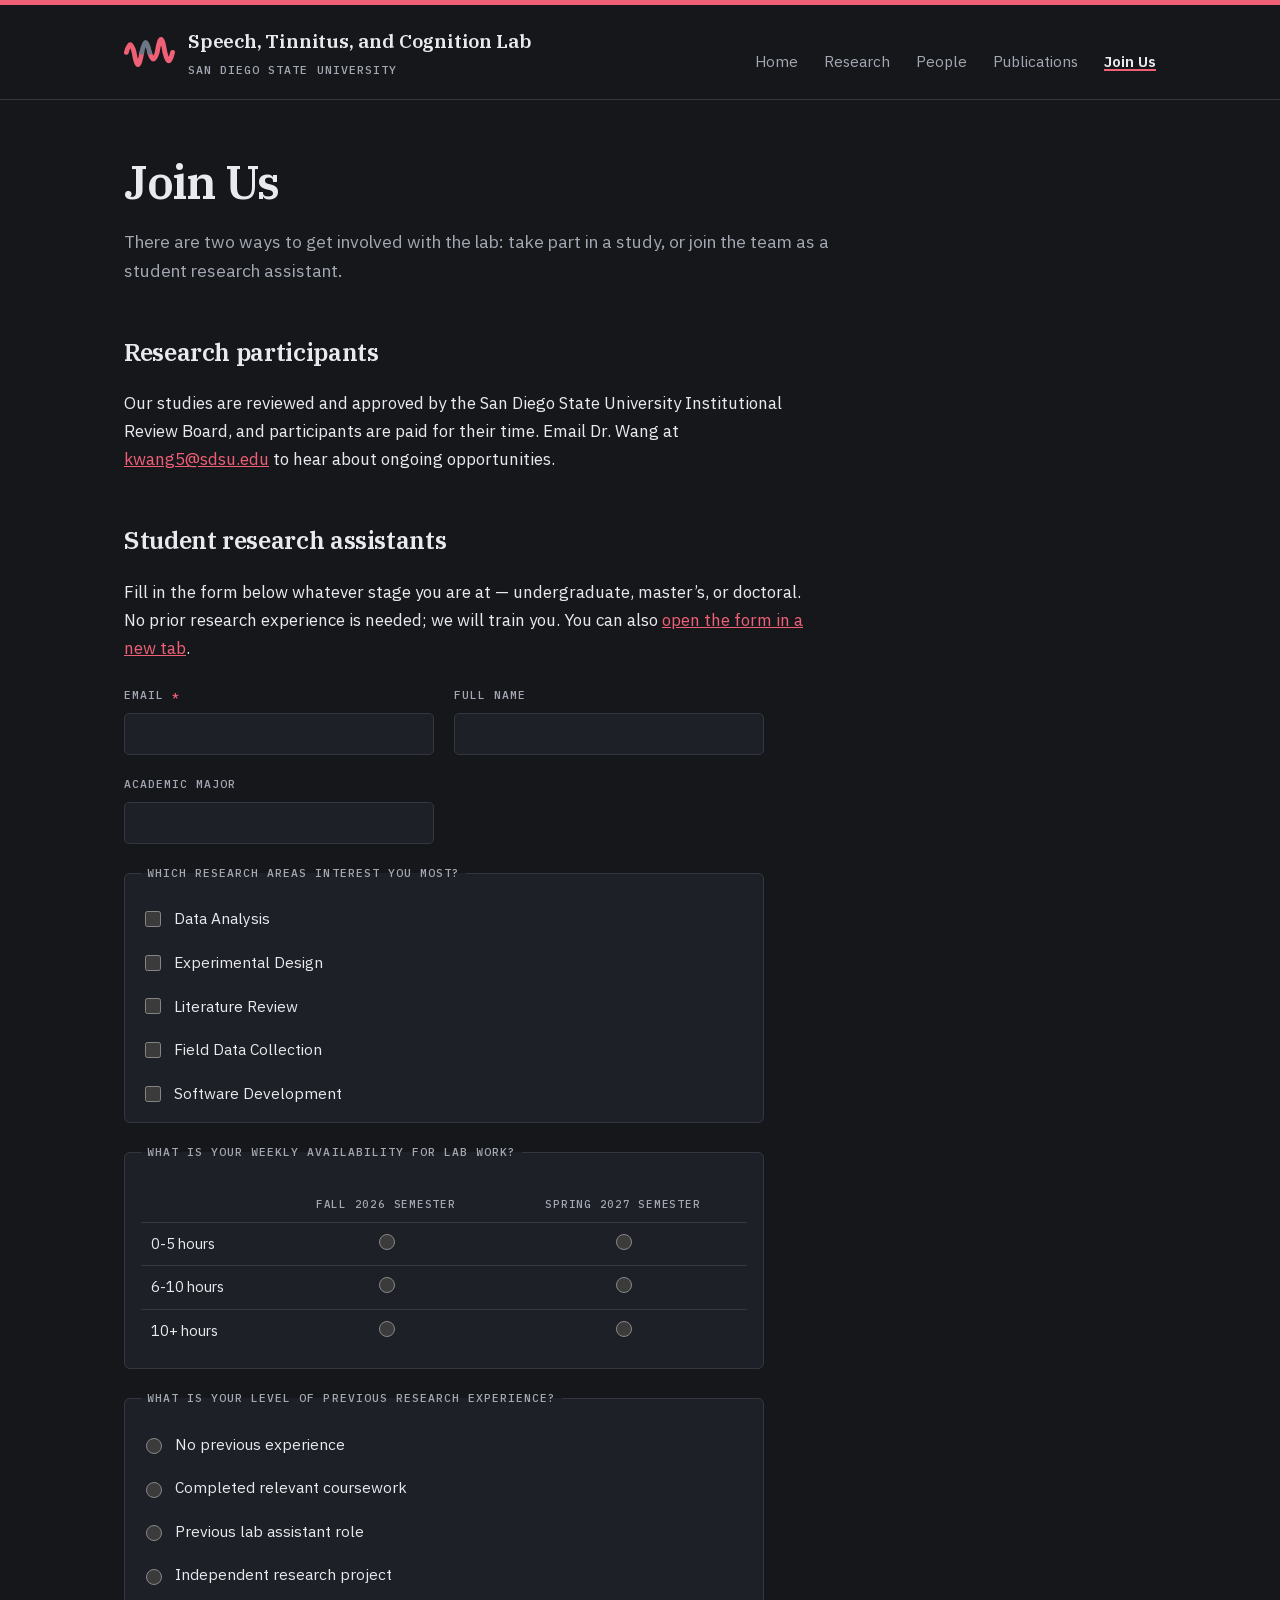
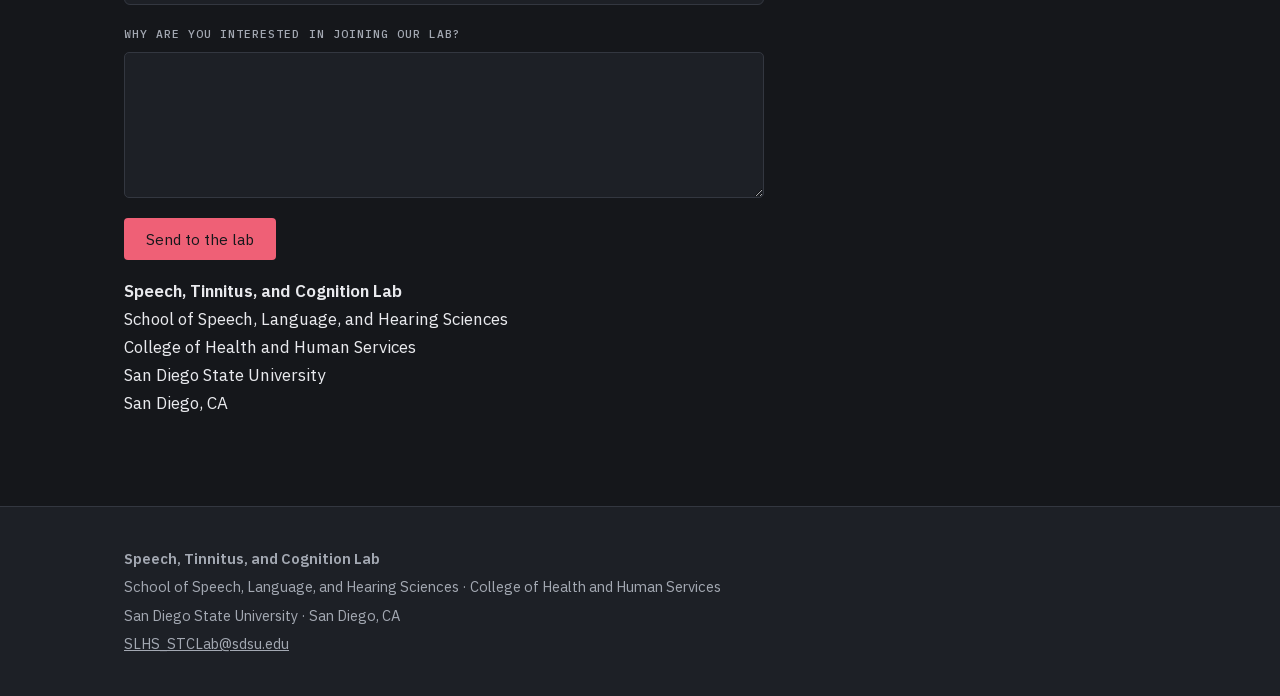
<file: join.html>
<!DOCTYPE html>
<html lang="en">
<head>
<meta charset="utf-8">
<meta name="viewport" content="width=device-width, initial-scale=1">
<title>Join Us — Speech, Tinnitus, and Cognition Lab</title>
<meta name="description" content="Take part in a study or join the Speech, Tinnitus, and Cognition Lab at San Diego State University as a student research assistant.">
<link rel="icon" href="assets/logo-tile.svg" type="image/svg+xml">
<meta name="theme-color" content="#15171b">
<meta property="og:type" content="website">
<meta property="og:site_name" content="Speech, Tinnitus, and Cognition Lab">
<meta property="og:title" content="Join Us — Speech, Tinnitus, and Cognition Lab">
<meta property="og:description" content="Opportunities for students and researchers to join the Speech, Tinnitus, and Cognition Lab at San Diego State University.">
<meta property="og:url" content="https://kayehere.github.io/STCLAB/join.html">
<meta property="og:image" content="https://kayehere.github.io/STCLAB/assets/og-card.png">
<meta property="og:image:width" content="1200">
<meta property="og:image:height" content="630">
<meta property="og:image:alt" content="Speech, Tinnitus, and Cognition Lab, San Diego State University">
<meta name="twitter:card" content="summary_large_image">
<link rel="stylesheet" href="assets/style.css">
</head>
<body>

<a class="skip-link" href="#main">Skip to content</a>

<header class="site-header">
  <div class="wrap">
    <a class="brand" href="index.html">
      <span class="brand-mark">
        <img src="assets/logo-mark-dark.svg" alt="" width="51" height="30">
      </span>
      <span class="brand-text">
        <strong>Speech, Tinnitus, and Cognition Lab</strong>
        <span class="affil">San Diego State University</span>
      </span>
    </a>
    <nav>
      <a href="index.html">Home</a>
      <a href="research.html">Research</a>
      <a href="people.html">People</a>
      <a href="publications.html">Publications</a>
      <a href="join.html" class="active" aria-current="page">Join Us</a>
    </nav>
  </div>
</header>

<main id="main">
  <div class="wrap">

    <h1>Join Us</h1>
    <p class="lede">
      There are two ways to get involved with the lab: take part in a study, or join
      the team as a student research assistant.
    </p>

    <h2>Research participants</h2>
    <p>
      Our studies are reviewed and approved by the San Diego State University
      Institutional Review Board, and participants are paid for their time. Email
      Dr.&nbsp;Wang at <a href="mailto:kwang5@sdsu.edu">kwang5@sdsu.edu</a> to hear
      about ongoing opportunities.
    </p>

    <h2>Student research assistants</h2>
    <p>
      Fill in the form below whatever stage you are at &mdash; undergraduate,
      master&rsquo;s, or doctoral. No prior research experience is needed; we will
      train you. You can also
      <a href="https://docs.google.com/forms/d/e/1FAIpQLScozNnXqbq5Emfn6Gqv_De3HaVmjEaIswr9ASzSwLGyNNGgsA/viewform">open the form in a new tab</a>.
    </p>

    <form id="join-form" class="form" action="https://docs.google.com/forms/d/e/1FAIpQLScozNnXqbq5Emfn6Gqv_De3HaVmjEaIswr9ASzSwLGyNNGgsA/formResponse" method="post" target="hidden-sink">
      <div class="field">
        <label for="j-email">Email <span class="req">*</span></label>
        <input id="j-email" name="emailAddress" type="email" required autocomplete="email">
      </div>
      <div class="field">
        <label for="j-name">Full name</label>
        <input id="j-name" name="entry.422553898" type="text" autocomplete="name">
      </div>
      <div class="field">
        <label for="j-major">Academic major</label>
        <input id="j-major" name="entry.1479194668" type="text">
      </div>

      <fieldset class="field field-wide">
        <legend>Which research areas interest you most?</legend>
          <label class="choice"><input type="checkbox" name="entry.1189613284" value="Data Analysis"> Data Analysis</label>
          <label class="choice"><input type="checkbox" name="entry.1189613284" value="Experimental Design"> Experimental Design</label>
          <label class="choice"><input type="checkbox" name="entry.1189613284" value="Literature Review"> Literature Review</label>
          <label class="choice"><input type="checkbox" name="entry.1189613284" value="Field Data Collection"> Field Data Collection</label>
          <label class="choice"><input type="checkbox" name="entry.1189613284" value="Software Development"> Software Development</label>
      </fieldset>

      <fieldset class="field field-wide">
        <legend>What is your weekly availability for lab work?</legend>
          <table class="grid">
            <tr><td></td><th scope="col">Fall 2026 Semester</th><th scope="col">Spring 2027 Semester</th></tr>
            <tr><th scope="row">0-5 hours</th><td><label><span class="sr-only">0-5 hours, Fall 2026 Semester</span><input type="radio" name="entry.463801256" value="Fall 2026 Semester"></label></td><td><label><span class="sr-only">0-5 hours, Spring 2027 Semester</span><input type="radio" name="entry.463801256" value="Spring 2027 Semester"></label></td></tr>
            <tr><th scope="row">6-10 hours</th><td><label><span class="sr-only">6-10 hours, Fall 2026 Semester</span><input type="radio" name="entry.1094951245" value="Fall 2026 Semester"></label></td><td><label><span class="sr-only">6-10 hours, Spring 2027 Semester</span><input type="radio" name="entry.1094951245" value="Spring 2027 Semester"></label></td></tr>
            <tr><th scope="row">10+ hours</th><td><label><span class="sr-only">10+ hours, Fall 2026 Semester</span><input type="radio" name="entry.454601482" value="Fall 2026 Semester"></label></td><td><label><span class="sr-only">10+ hours, Spring 2027 Semester</span><input type="radio" name="entry.454601482" value="Spring 2027 Semester"></label></td></tr>
          </table>
      </fieldset>

      <fieldset class="field field-wide">
        <legend>What is your level of previous research experience?</legend>
          <label class="choice"><input type="radio" name="entry.328946566" value="No previous experience"> No previous experience</label>
          <label class="choice"><input type="radio" name="entry.328946566" value="Completed relevant coursework"> Completed relevant coursework</label>
          <label class="choice"><input type="radio" name="entry.328946566" value="Previous lab assistant role"> Previous lab assistant role</label>
          <label class="choice"><input type="radio" name="entry.328946566" value="Independent research project"> Independent research project</label>
      </fieldset>

      <div class="field field-wide">
        <label for="j-why">Why are you interested in joining our lab?</label>
        <textarea id="j-why" name="entry.848499340" rows="5"></textarea>
      </div>

      <div class="field-wide">
        <button class="btn" type="submit">Send to the lab</button>
      </div>
    </form>

    <iframe name="hidden-sink" class="sink" title="Form submission target" aria-hidden="true" tabindex="-1"></iframe>

    <div id="join-thanks" class="form-thanks" hidden>
      <p><strong>Thank you &mdash; your details are with us.</strong> Dr.&nbsp;Wang will be
      in touch. If you would rather send anything else, email
      <a href="mailto:kwang5@sdsu.edu">kwang5@sdsu.edu</a>.</p>
    </div>

    <p>
      <strong>Speech, Tinnitus, and Cognition Lab</strong><br>
      School of Speech, Language, and Hearing Sciences<br>
      College of Health and Human Services<br>
      San Diego State University<br>
      San Diego, CA
    </p>

  </div>
</main>

<footer class="site-footer">
  <div class="wrap">
    <p><strong>Speech, Tinnitus, and Cognition Lab</strong></p>
    <p>School of Speech, Language, and Hearing Sciences &middot; College of Health and Human Services</p>
    <p>San Diego State University &middot; San Diego, CA</p>
    <p><a href="mailto:SLHS_STCLab@sdsu.edu">SLHS_STCLab@sdsu.edu</a></p>
  </div>
</footer>

<script>
(function () {
  var form = document.getElementById('join-form');
  var thanks = document.getElementById('join-thanks');
  form.addEventListener('submit', function () {
    // the POST lands in the hidden iframe; swap in the confirmation
    setTimeout(function () {
      form.hidden = true;
      thanks.hidden = false;
      thanks.setAttribute('tabindex', '-1');
      thanks.focus();
    }, 400);
  });
})();
</script>
</body>
</html>
</file>
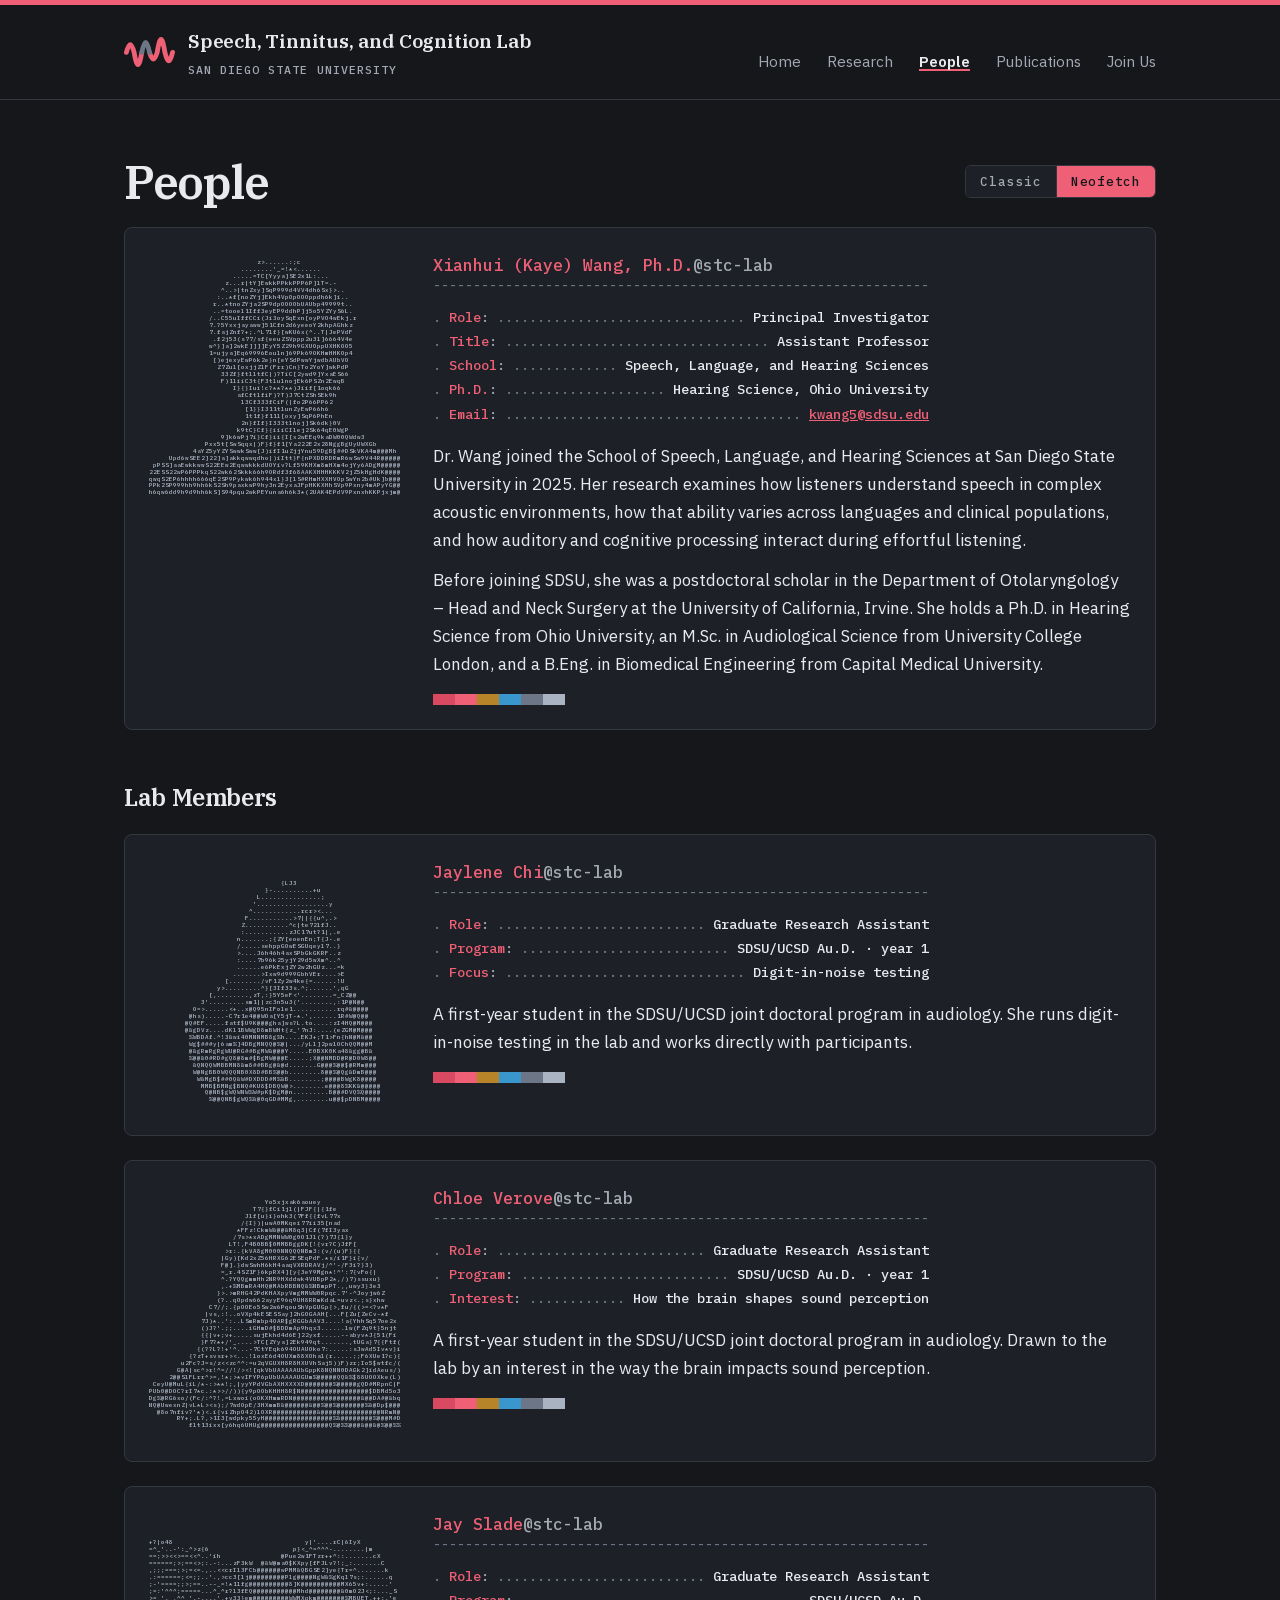
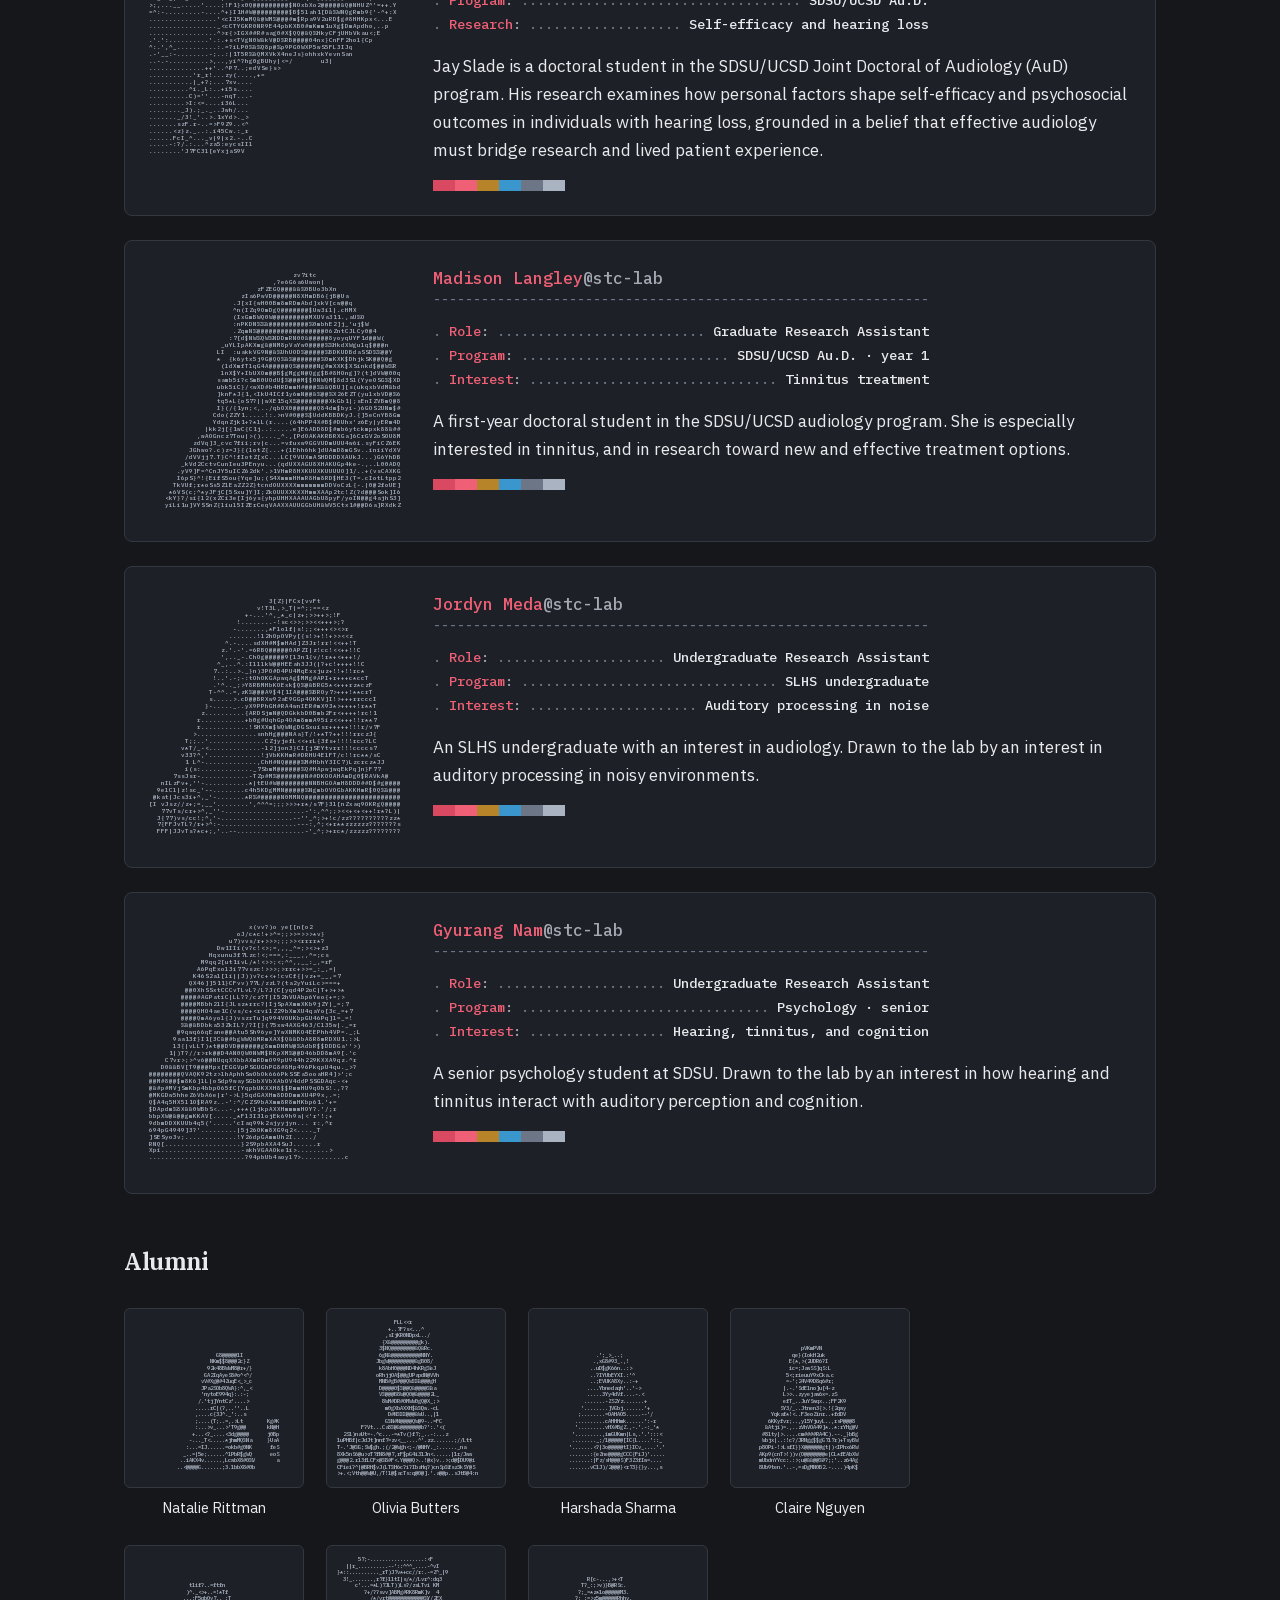
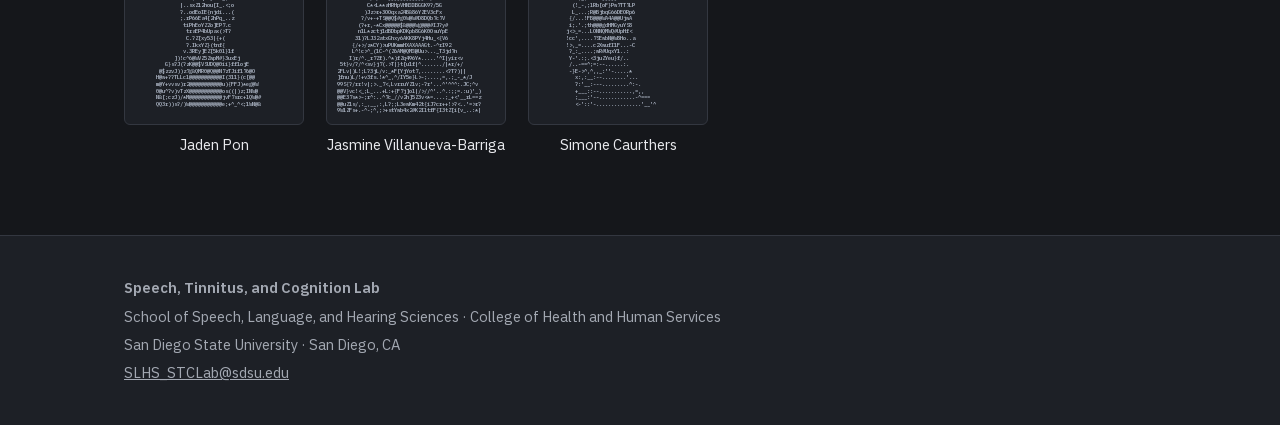
<file: people.html>
<!DOCTYPE html>
<html lang="en">
<head>
<meta charset="utf-8">
<meta name="viewport" content="width=device-width, initial-scale=1">
<title>People — Speech, Tinnitus, and Cognition Lab</title>
<meta name="description" content="Members of the Speech, Tinnitus, and Cognition Lab at San Diego State University.">
<link rel="icon" href="assets/logo-tile.svg" type="image/svg+xml">
<meta name="theme-color" content="#15171b">
<meta property="og:type" content="website">
<meta property="og:site_name" content="Speech, Tinnitus, and Cognition Lab">
<meta property="og:title" content="People — Speech, Tinnitus, and Cognition Lab">
<meta property="og:description" content="Members of the Speech, Tinnitus, and Cognition Lab at San Diego State University.">
<meta property="og:url" content="https://kayehere.github.io/STCLAB/people.html">
<meta property="og:image" content="https://kayehere.github.io/STCLAB/assets/og-card.png">
<meta property="og:image:width" content="1200">
<meta property="og:image:height" content="630">
<meta property="og:image:alt" content="Speech, Tinnitus, and Cognition Lab, San Diego State University">
<meta name="twitter:card" content="summary_large_image">
<link rel="stylesheet" href="assets/style.css">
<script>
  (function () {
    var v = 'neofetch';
    try { v = localStorage.getItem('people-view') || v; } catch (e) {}
    document.documentElement.setAttribute('data-people', v);
  })();
</script>
</head>
<body>

<a class="skip-link" href="#main">Skip to content</a>

<header class="site-header">
  <div class="wrap">
    <a class="brand" href="index.html">
      <span class="brand-mark">
        <img src="assets/logo-mark-dark.svg" alt="" width="51" height="30">
      </span>
      <span class="brand-text">
        <strong>Speech, Tinnitus, and Cognition Lab</strong>
        <span class="affil">San Diego State University</span>
      </span>
    </a>
    <nav>
      <a href="index.html">Home</a>
      <a href="research.html">Research</a>
      <a href="people.html" class="active" aria-current="page">People</a>
      <a href="publications.html">Publications</a>
      <a href="join.html">Join Us</a>
    </nav>
  </div>
</header>

<main id="main">
  <div class="wrap">

    <div class="people-head">
      <h1>People</h1>
      <div class="view-toggle" role="group" aria-label="Page style">
        <button type="button" data-view="classic">Classic</button>
        <button type="button" data-view="neofetch">Neofetch</button>
      </div>
    </div>

    <article class="nf">
      <div class="nf-art">
        <pre class="nf-ascii" data-ascii="pi" data-cols="72" aria-hidden="true">

                           z&gt;......:;c
                       ........'_=!*&lt;......
                     .....=TC[Yyya]SE2x1L:...
                   z...r|tY]EwkkPPkkPPP6P]lT=.-
                  ^..&gt;|tnZxy]SqP999d4VV4dh6Sx}&gt;..
                 :..*f[noZYj]Ekh4VpOpOOOppdh6k]i..
                r..*tnoZYja2SP9dpOOOObUAUbp49999t..
                ..=tooel1Iff3eyEP9ddhP]j5o5YZYyS6L.
               /..C55uIffCCi(Ji3oySqExn[oyPVO4wEkj.r
               7.?5Yxxjayaww]51Cfn2d6yeeoY2khpAGhkz
               7.fajZnf?+;.^L7lf}[wKU6x(^..T|JePVdF
                .f2j53(s77/sf{eeuZSVppp2u3l]6664V4e
               w^}]a]2wkE]]]]EyY5Z29h9GXUOppUXHKOO5
               1=ujya]Eq69996Eouln]69Pk69OKHmHHKOp4
                [)ejexyEwP6k2e}n[eYSdPwwYjwdbAUbVO
                 Z7Zul[oxjjZlF(Frr)Cn}To2YoY]wkPdP
                  33Zf}ftlltfC|)?TiC[2ywd9]YxaES66
                  F)1liiC3t{F3tlulnojEk6PSZn2EwqB
                     I}{}Iui!c?**?**)Jiif[1oqk66
                      afCftlfiF)?T)J7CtZShSEk9h
                       l3Cf333fCiF(|fo2P66PP62
                        [1}}I311tlunZyEwP66h6
                        1t1f}f11l[oxy]SqP6PhEn
                       2n}fIf}I333tlnoj]Sk6dk}0V
                      k9tC}Cf}{iiiCIlej2Sk64qE0WgP
                  9]k6wPj7i}Cf}ii{I[x2wEEq9kaDW00QWdw3
              Pxx5t[SwSqqx|)F}f}f1[Ya222E2x28NggBgUyUWXGb
           4aYZ5yYZYSwwkSww[J)ifI1uZjjYnu59DgB$##DSkVKA4m@@@Mh
     Upd6wSEE2]22]a]akkqwwqdho|)iItt}F{nPXDDRDRmR6wSw9V44R@@@@@@@A
 pPSS]aaEwkkwwS22EEw2EqwwkkkdUOYiv?Lf59KHXm8mHXm4ojYy6ADgM@@@@@@@@@@HY
22ESS22wP6PPPkqS22wk62Skkk66h9ORdf3f68AAKXHHHKKKV2jZ5kHgHdK@@@@@@@@@@R62
qwqS2EP6hhhh666qE2SP9Pykwk6h944xl}3[lS#RHmHXXHVOpSwYn2b#Uk]b@@@@@@@QpEay
PPk2SP999hh9hh6kS2Sh9paxkwP9hy3n2EyxaJFpHKKXHhSVp9Pxny4mAPyYG@@@@@8hEaxa
h6qw6dd9h9d9hh6kS]S94pqu2wkPEYuna6h6k3*(2UAK4EPdV9PxnxhKKPjxjm@@XPwE]yxa</pre>
        <img src="assets/pi.jpg" alt="Xianhui (Kaye) Wang, Ph.D.">
      </div>
      <div class="nf-info">
        <h3 class="nf-title">Xianhui (Kaye) Wang, Ph.D.<span class="nf-host" aria-hidden="true">@stc-lab</span></h3>
        <p class="role nf-classic">Principal Investigator &middot; Assistant Professor</p>
        <p class="nf-rule" aria-hidden="true"></p>
        <dl class="nf-rows">
          <div><dt>Role</dt><dd>Principal Investigator</dd></div>
          <div><dt>Title</dt><dd>Assistant Professor</dd></div>
          <div><dt>School</dt><dd>Speech, Language, and Hearing Sciences</dd></div>
          <div><dt>Ph.D.</dt><dd>Hearing Science, Ohio University</dd></div>
          <div><dt>Email</dt><dd><a href="mailto:kwang5@sdsu.edu">kwang5@sdsu.edu</a></dd></div>
        </dl>
        <p>Dr. Wang joined the School of Speech, Language, and Hearing Sciences at
          San Diego State University in 2025. Her research examines how listeners
          understand speech in complex acoustic environments, how that ability
          varies across languages and clinical populations, and how auditory and
          cognitive processing interact during effortful listening.</p>
        <p>Before joining SDSU, she was a postdoctoral scholar in the Department of
          Otolaryngology &ndash; Head and Neck Surgery at the University of
          California, Irvine. She holds a Ph.D. in Hearing Science from Ohio
          University, an M.Sc. in Audiological Science from University College
          London, and a B.Eng. in Biomedical Engineering from Capital Medical
          University.</p>
        <p class="nf-classic"><a href="mailto:kwang5@sdsu.edu">kwang5@sdsu.edu</a></p>
        <span class="nf-swatches" aria-hidden="true"><i></i><i></i><i></i><i></i><i></i><i></i></span>
      </div>
    </article>

    <h2>Lab Members</h2>

    <article class="nf">
      <div class="nf-art">
        <pre class="nf-ascii" data-ascii="chi" data-cols="72" aria-hidden="true">



                                 {LJ3
                             }-..........+u
                           L...............;
                          '..................y
                         ^............rcr&gt;&lt;...
                        F...........&gt;7||{{u^,.&gt;
                       Z...........^c|te72lfJ..
                       :...........zJC17ut?1|,.e
                      n.......;{ZY[eoenEn;T{J-.e
                      /.....sehppGOwESGUqeyl7..}
                      &gt;....J6h46h4axSPbGkGKRF..z
                      :....7b96k25yjY29d5wXm^..^
                      ......e6PkExjZY2w2hGUz...=k
                     .......&gt;Ixw9d999GbhVEr....&gt;E
                   [......../vF1Zy2w4ke{=......!U
                 y&gt;.........^}[3If33s.^;......',qG
               [,........,zT,:}5Y5eF&lt;'........=_CZ@@
             3'.........sm1||zc3n5u3('........,:1P@N@@
           O=&gt;......&lt;+..x@Q95nIFole1...........rq#&amp;@@@@
          @hs).....-C7r1e4@@WOa[Y5jT-*.',......1R#W@Q@@
         @Q#EF.....fatf$U9K@@@gha]ws?L.to....:zI4HQ@M@@@
         @&amp;gDVz....dKl1BWWgD8mBWHt{z_'7nJ:....(eZGM@M@@@
          %WBDAf.^!3&amp;wi40MNNMB8g%h....EKJ+;T1&gt;Fn{hN@M&amp;@@
          Wg$###y|6am%]4DBgMNQQ@%@|.../yLl]2pwlOChQQM@@M
          @&amp;gRmRgRgWU@RG##BgMW&amp;@@@Y.....E0BXK0Ka48&amp;gg@B&amp;
          %@@&amp;0#RD#gQ8@8m#$BgMW@@@E.....;X@@NMDD@R@D0W8@@
           &amp;QNQQWMBBMN8&amp;m8##BBg@&amp;@d.......G@@@%@@$@RMm@@@
           W@NgBB0WQQQNB0X8D#BB%@@b........8@@%@Qg&amp;DmB@@@
            W&amp;MgB$##0Q&amp;W#DXDDD#M%&amp;B........;@@@@BWgK8@@@@
             MMB$BMNg$BNQ#KU8$DBQW@&gt;........e@@@8%KK&amp;@@@@@
              Q@NB$gWQWNW%W#pK$DgM@n.........B@@#DVQ%Q@@@@
               %@@QNB$gWQ%&amp;@0qGD#MMg,........u@@$pDNBM@@@@</pre>
        <img src="assets/chi.jpg" alt="Jaylene Chi">
      </div>
      <div class="nf-info">
        <h3 class="nf-title">Jaylene Chi<span class="nf-host" aria-hidden="true">@stc-lab</span></h3>
        <p class="role nf-classic">Graduate Research Assistant</p>
        <p class="nf-rule" aria-hidden="true"></p>
        <dl class="nf-rows">
          <div><dt>Role</dt><dd>Graduate Research Assistant</dd></div>
          <div><dt>Program</dt><dd>SDSU/UCSD Au.D. &middot; year 1</dd></div>
          <div><dt>Focus</dt><dd>Digit-in-noise testing</dd></div>
        </dl>
        <p>A first-year student in the SDSU/UCSD joint doctoral program in audiology. She runs digit-in-noise testing in the lab and works directly with participants.</p>
        <span class="nf-swatches" aria-hidden="true"><i></i><i></i><i></i><i></i><i></i><i></i></span>
      </div>
    </article>

    <article class="nf">
      <div class="nf-art">
        <pre class="nf-ascii" data-ascii="verove" data-cols="72" aria-hidden="true">


                             Yo5xjxak6aouey
                          T7{}fCi1jl(|FJF{|{1fe
                        Jlf[u}i}ohk3(7Ff{{fvL77x
                       /{I})|uwA0MKqei77ii35[nad
                      *FFz!CkmW&amp;@@&amp;M8q3|Cf(7fI3yax
                     /7s&gt;*xADgMMNWW0g0O1Jl(?)7J{l}y
                    LT!,F4B0BB$0MMBBggDK[!{vr?C)JfF[
                   &gt;r:.{kVA8gM000NNQQQNBm3:(v/(u)F}{{
                  |Gy)[Kd2xZ56HRXG62ESEqPdF.*s/i1F}i{v/
                  F@].}dwSwhH6kH4aaqVXRDRAVj/^'-/F3i?}3)
                  =_r.4SZ1F}6kpRX4][y{3eY9Mgn*!^':7{vFo{|
                  ^.?YQQgmmHh2NR9HXddwk4VUBpP2*,/)7)ssuxu}
                  ,.+%MBmRA4HQ@MAbRBBNQ&amp;%NBmpPT.,,uwy3}3e3
                 }&gt;.&gt;mRHG42PdKHAXpyVmgMMWW0Rpqc.7'-^Joyjw6Z
                 (?..qOpdw662ayyE96q9UH8RRmKdaL=uvz&lt;.;s}xhw
               C7//;.{pOOEo5Sw2w6PqouShVpGUGp{&gt;,fu/{(&gt;=&lt;?v*F
              |vs,:!..oVXp4kESESSay]2hGOGAAH[...F[Zu[ZeCv-*f
             7J)*..':..LSmRmbp4OAR$gRGGbAAV3....!a{YhhSq57oe2x
             ()J?'.;;....iGHmD#$BDDmAp9hqx3......lw(FZq9t}5njt
             {{|v+;v+.....sujEkhd4d6E]22yxf.....--abyv*J{51(Fi
             }F7?*+/'_....&gt;TC[ZYya]2Ek949qt.......,tUGa}7{{Ftf(
            {(??L?!+'^...-7CtYEqk694OUAUOko7:.....:sJwAd5Iv*v}iv
          {?zT+svsr+&gt;&lt;...!loxE6d4OUXm88XOhal(r.....;;F6XUe1?c){7
        u2Fc?J=s/z&lt;&lt;zc^^:=u2qVGUXH8R8HXUVhSaj5))F)zr;Io5$wtfc/((/
       G@A|sc^&gt;r!^=//!/&gt;&lt;![qkVbUAAAAAUbGppK8NQNN0DAGk2]idAeus/){)
     2@@SlFLrr^&gt;=,!*;&gt;*vIFYP6pUbUAAAAUGUm%@@@@@QQ&amp;%$88UOOXke(L)7(?
 CeyU@MuL{iL/*-:&gt;**!;,|yyYPdVGbAXHXXXXD@@@@@@@%@@@@@gQD#MRpnC|F|)s/
PUb0@DOC?rI7*c.:*&gt;&gt;//)){y9pOObKHHH8R$N@@@@@@@@@@@@@@@@@$DBMd5o3Fs*,
Dg%@RG6xo/(Fc/:^?!,=Lxwoi(oOKXHmmRDN@@@@@@@@@@@@@@@@@&amp;@@DA#@&amp;bqYI/_
NQ@UwexnZ|vL*L&gt;&lt;s);/7wdOpE/3HXmmB&amp;@@@@@@&amp;@@%@@%@@@@@@@%&amp;@Dp$@@@q1Fz?
  @8o7nfiv?'*)&lt;.i{viZhpO42)lOXR@@@@@@@@@@@&amp;@@@@@@@@@@@@@@@NRmN@@E7{c
       RY+;.L?,&gt;1I3[wdpky55yH@@@@@@@@@@@@@@@@@%&amp;@@@@@@@@%@@@M#DD#a3r
          flt13ixx[y6hq6UHUg@@@@@@@@@@@@@@@@@Q%@%%@@@&amp;@@&amp;@%@@%%#Opwv</pre>
        <img src="assets/verove.jpg" alt="Chloe Verove">
      </div>
      <div class="nf-info">
        <h3 class="nf-title">Chloe Verove<span class="nf-host" aria-hidden="true">@stc-lab</span></h3>
        <p class="role nf-classic">Graduate Research Assistant</p>
        <p class="nf-rule" aria-hidden="true"></p>
        <dl class="nf-rows">
          <div><dt>Role</dt><dd>Graduate Research Assistant</dd></div>
          <div><dt>Program</dt><dd>SDSU/UCSD Au.D. &middot; year 1</dd></div>
          <div><dt>Interest</dt><dd>How the brain shapes sound perception</dd></div>
        </dl>
        <p>A first-year student in the SDSU/UCSD joint doctoral program in audiology.
        Drawn to the lab by an interest in the way the brain impacts sound perception.</p>
        <span class="nf-swatches" aria-hidden="true"><i></i><i></i><i></i><i></i><i></i><i></i></span>
      </div>
    </article>

    <article class="nf">
      <div class="nf-art">
        <pre class="nf-ascii" data-ascii="slade" data-cols="72" aria-hidden="true">




+?|o48                                 y|'....rC|6IyX
=^_'..-':_^&gt;z{6                     p}&lt;_^=^^^-........|m
==;&gt;&gt;&lt;&lt;&gt;==&lt;&lt;^..'ih               @Pue2w1FTzr++^::.......cX
======;&gt;;==&lt;&gt;;:.-:...zF3kW  @&amp;W@ma0$KXpy[fFJLv?!;_:.......C
,;;;===;&gt;;=&lt;=.,..&lt;&lt;crIl3FCb@@@@@@wPMM&amp;QBGSE2]ye{Tr=^.......k
.:======;&lt;=;;..'.,&gt;cc3[lj@@@@@@@@@Plg@@@@NgW&amp;%gKql7s;:......q
;-'====;;&gt;;==..--_=!*1lfg@@@@@@@@@@8]K@@@@@@@@@@MX65v+:.....'
;=:'^^^;=====...^_^r?l3fEQ@@@@@@@@@@@Mhd@@@@@@@@&amp;0mO2J&lt;;:..._S
&gt;=_'._,^^_'.-....',+v33}em@@@@@@@@@WWMXqkm@@@@@@@%MBUET,++:.'e
&gt;;,...__.....'....;!F1}x0Q@@@@@@@@@$NOxbXo2@@@@@&amp;Q@NHUZ^'=++.Y
=^:-.........-....^+}I1H#W@@@@@@@@@$B$5lah1[D&amp;%WNQgRmb9{'-^+:X
.................'&lt;cIJ5KmMQ&amp;@WM%@@@#m$Rpa9V2uRD$g#8HHKpx&lt;...E
................._&lt;cCTYGKR0NR9E44pbKXB0#mKmm1uXg$DmApdho,..p
.................^&gt;r{&gt;IGX##R#aag0#X$QQ@&amp;Q%HkyCFjUHbVkau&lt;;E
.'.':..........'.:.+s&lt;TVgN0W&amp;kV@D%RB@@@@04nx}CnFF2hol{Cp
^:.',^_..........:.=?iLP0%&amp;%Q8p@%p9PG0WXP5wS5FL3IJq
.-'__:-........-;..:|1T5R%&amp;QMXVkX4neJs}ohhxkYevnSan
..-.-..........&gt;,..,yi^?hg0gBUhy|&lt;=/       u3|
..............++'..^P7..;edVSe}s&gt;
...........'r_r!...zy(....,+=
...........|_+?;...7xv....
..........^i._L:..+i5s....
..........C)=''...-nqT...-
.........&gt;I:&lt;=....i36L...
........_J).;_._..Jwh/...
......._/3!_'..&gt;.1xYd&gt;._&gt;
.......szF.r-..=&gt;F9Z9..&lt;^
......&lt;z}z._..:.i45Cw.:_r
......FcI_^..._v|9|x2.-..C
.....-:?/.:...^za5:eycsIIl
........'J7FC3l[eYxjaS9V</pre>
        <img src="assets/slade.jpg" alt="Jay Slade">
      </div>
      <div class="nf-info">
        <h3 class="nf-title">Jay Slade<span class="nf-host" aria-hidden="true">@stc-lab</span></h3>
        <p class="role nf-classic">Graduate Research Assistant</p>
        <p class="nf-rule" aria-hidden="true"></p>
        <dl class="nf-rows">
          <div><dt>Role</dt><dd>Graduate Research Assistant</dd></div>
          <div><dt>Program</dt><dd>SDSU/UCSD Au.D.</dd></div>
          <div><dt>Research</dt><dd>Self-efficacy and hearing loss</dd></div>
        </dl>
        <p>Jay Slade is a doctoral student in the SDSU/UCSD Joint Doctoral of Audiology
        (AuD) program. His research examines how personal factors shape self-efficacy and
        psychosocial outcomes in individuals with hearing loss, grounded in a belief that
        effective audiology must bridge research and lived patient experience.</p>
        <span class="nf-swatches" aria-hidden="true"><i></i><i></i><i></i><i></i><i></i><i></i></span>
      </div>
    </article>

    <article class="nf">
      <div class="nf-art">
        <pre class="nf-ascii" data-ascii="langley" data-cols="72" aria-hidden="true">

                                    zv7itc
                               ,?e6G6a6Uwon|
                           zFZEGQ@@@&amp;&amp;%0BUo3bXn
                       zIa6PwVD@@@@@N8XHmDB6{jB@Ua
                     .J[xI{wH00Bm8mRDmAbd]xkV[cw@@q
                     ^n(IZq9OmDgQ@@@@@@@$Uw3il|.cHMX
                     (IxGmBWQ0W@@@@@@@@@MXUVa311.,aU%O
                     :nPKDN%%&amp;@@@@@@@@@@%0mbhE2]j_'uj$W
                     .ZqmN%@@@@@@@@@@@@@@@@@06ZntCJLCy0@4
                    :7[d$NW%QW%NDDmRN00&amp;@@@@@8yoyqUYF1d@@W(
                  _uYLIpAKXmg&amp;@NM8pVaYw0@@@@%%HkdXWgulq$@@@n
                 LI  :uakkVG9N@&amp;%UhUOD%@@@@@%BDKUDBdaSSD%%@@Y
                 *  {k6ytx5j9G@QQ%&amp;%@@@@@@@%0mKXK$DhjkSK@@Q@g
                  (ldXmfTlqG4A@@@@@Q%@@@@@Ng#mXXK$XSinkd$@@W%R
                  lnX$Y+IbUXOm@@B$gMggN@Qgg$B#8HOng]?(t]dVW@00q
                 samb5i?cSmB0UOdU$%@@@M$$0NWQM$8d3Sl(YyeOSG%$XD5
                 ubk5iC}/&lt;wXD#b4HRDmmH#@@@%&amp;&amp;QBU][s(ukqxbVdM&amp;bdGa
                 ]knF*J{1,&lt;IkU4ICf1y6mN@@&amp;%@@%X26EZT(yulxbVD@%6Sd
                 tq5*L{oS7?||wXE15qX%@@@@@@@@XkGb1|;sEnIZVBmQ@8VUP
                 I}(/{1yn;&lt;,../qbOX0@@@@@@Q84dm$byi-)6GOS2UNm$#VVO
                Cdo(ZZY1.....!:.&gt;nV#0@@%$UddKBBDKyJ.{]5eCnYB8Gmpd]
                YdqnZjk1+?*lL(r....(64hPP4X#B$#DUhx'z6Ey|yERm4DBmY
              |kk2j[{1wC{C1j..:.....e]E6ADD8D$#mb6ytckmpxk88&amp;##@NS}
            ,wAOGncz7Tou|&gt;()...._^.,[PdOAKAKRBRXGa]6CrGV2oSOU8MXB@k
           zdVq]3_cvc7fii;rv|c...=vfuxw9GGVUDmUUU4w6i.syFiCZ6EK%KX@U
          JGhwo?.c)z=J}{(lotZ{...+(lEhh6hk]dUAmD8mGSv..iniiYdXVm@dU@d
         /dVVjj7.T}C^!fIotZ[xC...LC[9VUXmASHDDDDXAUkJ...)G6YhDBbXNp@Bx&lt;
        _kVd2CctvCunIeu3PEnyu...(qdUXXAGU8XHAKUGp4ke-.,..L00ADQRGDRO$UnJ
       .yV9]F=^CnJY5uICZ62dk'.&gt;1VHmR8HXKUUXKUUUUO]1/..+(vsCAXKGdVhm6bH6Z
       I6pS}^!{EifS5ou{Yqe]u;(S4XmmmHHmR8Hm8RD$HE3(T=.cIotLtpp2S6jp4GV8g
      TkVUf;r*oSs5ZlEaZZ2Z}tcndOUXXXXmmmmmmmDDVoCzL{-.|0@2foUE]hk5U9SpUg
     *6VS(c;^*yJFjC[5Sxu]Y]I;ZkOUUXXKXXHmmXAAp2tc!Z(?d@@@Sok]I6ZakKAV4DU
    &lt;kY}?/si{l2(xZCi3e[Ij6ys{yhpUHHXAAAUAGbU8pyF/yoIN@@g4ajhS3]S5mpm8GH8
    yiLi1u]VYSSnZ{liul5IZErCeqVAAXXAUUGGbUH&amp;WV5Ctx1#@@D6a]RXdkZSbGgAXmVm</pre>
        <img src="assets/langley.jpg" alt="Madison Langley">
      </div>
      <div class="nf-info">
        <h3 class="nf-title">Madison Langley<span class="nf-host" aria-hidden="true">@stc-lab</span></h3>
        <p class="role nf-classic">Graduate Research Assistant</p>
        <p class="nf-rule" aria-hidden="true"></p>
        <dl class="nf-rows">
          <div><dt>Role</dt><dd>Graduate Research Assistant</dd></div>
          <div><dt>Program</dt><dd>SDSU/UCSD Au.D. &middot; year 1</dd></div>
          <div><dt>Interest</dt><dd>Tinnitus treatment</dd></div>
        </dl>
        <p>A first-year doctoral student in the SDSU/UCSD audiology program. She is
        especially interested in tinnitus, and in research toward new and effective
        treatment options.</p>
        <span class="nf-swatches" aria-hidden="true"><i></i><i></i><i></i><i></i><i></i><i></i></span>
      </div>
    </article>

    <article class="nf">
      <div class="nf-art">
        <pre class="nf-ascii" data-ascii="meda" data-cols="72" aria-hidden="true">

                              3[Z}|FCx[vvFt
                           v!T3L,&gt;_T|=^;;==&lt;z
                        +-...'^,_*_c|z+;&gt;&gt;++&gt;;!F
                      !........-!sc&lt;&gt;&gt;;&gt;&gt;&lt;&lt;+++&gt;;?
                     -.......,*Flolf|s!;;&lt;+++&lt;&gt;&lt;&gt;r
                    .......!l2hOpOVPy[{s!&gt;+!!+&gt;&gt;&lt;&lt;z
                   ^.-....sdXH#M$mHAd]Z3Jr!rr!&lt;&lt;++!T
                  z.'.-'.=6RBQ@@@@@0APZI|z!cc!&lt;&lt;++!!C
                  ',.._-.ChOg@@@@@9[l3n1{v/!r*+&lt;+++!/
                 ^_,..^.:IlllkW@@HEEah3JJ(|?+c!++++!!C
                7..:..&gt;._}n)3PO#D4PU4MqExxjuz+!!+!!rc*
                !..'.-;-:tOhOKGApwqAg$MMg#API+r+++c*ccT
                .'^.._;&gt;Y8RBMHbKOExk$Q%@&amp;BRG5*&lt;+++rz*czF
               T-^^..=,zK%@@@A9$4[1IA@@@%BROy7&gt;+++!**crT
               s.....&gt;.cD@@BRXw92aE9GGp4OKKV]I!&gt;+++rrcccI
              }-....._..yX9PPhGH#RA4wnIER#mX93*&gt;++++!r**T
             z..........{ARDSjmN@QDGkkbD0Bmb2Fr&lt;++++!rc!1
            r...........+b0g#UqhGp4OAm8mmA95iz&lt;&lt;+++!!r**7
            r............!SHXXm$WQWNgDGSxuisr+++++!!!r/v7F
           &gt;...............snhHg@@@NAa}T/!+*T?++!!!rrczJ{
         T;;..'..............CZjyjefL&lt;&lt;+rL{3fs+!!!!rcc?LC
        v*T/_-&lt;.............-l2]jon3}CI[jSEYtvrr!!!ccccs7
        v33?^,'.............!jVbKKHmR#DRHU4ElFT/c!!rc**/sC
         1 L^-.............,ChH#NQ@@@@%M#HbhY3IC7)Lzcrcz*JJ
         i(s:............._7SbmM@@@@@@%Q#HApwjwqEkPq]n}F77
      7ssJsr-............-TZp#M%@@@@@@@N##DKOOAHAmDg0$RAVkA@
   nILzFv+,''-...........*|tEU#W@@@@@@@@NNBHGOAmH8DDD##D$#g@@@@@
  9elCl|z!sc_'--........c4h5KDgMMN@@@@@%NgmbOVOGbAKKHmR$0Q%&amp;@@@@%BR
 @kat|Jcs3i+^,_'-.......*R%#@@@@@N0MMNQ@@@@@@@@@@@@@@@@@@@@@@@@@0HO9d
[I vJsz//z+;=,__'........',^^^=;;;&gt;&gt;&gt;+r*/s7F}3l[nZxaq9OKRgQ@@@@@@@WXEkW
   77vTs/cr+&gt;^,_''-....................-':,^^;;&gt;&lt;&lt;+&lt;+&lt;++!r*?L)|C1exaxIjg
  J{77)vs/cc!;^,'-..................--''_^;&gt;+!c/zz??????????zz**crrr*z*J
  7{FFJvTL?/r+&gt;^:-...................---:,^;&lt;+r**zzzzzz???????sssssss?ss
  FFF|JJvTs?*c+;,'..--.................-'_^;&gt;+rc*/zzzzz????????????sss??</pre>
        <img src="assets/meda.jpg" alt="Jordyn Meda">
      </div>
      <div class="nf-info">
        <h3 class="nf-title">Jordyn Meda<span class="nf-host" aria-hidden="true">@stc-lab</span></h3>
        <p class="role nf-classic">Undergraduate Research Assistant</p>
        <p class="nf-rule" aria-hidden="true"></p>
        <dl class="nf-rows">
          <div><dt>Role</dt><dd>Undergraduate Research Assistant</dd></div>
          <div><dt>Program</dt><dd>SLHS undergraduate</dd></div>
          <div><dt>Interest</dt><dd>Auditory processing in noise</dd></div>
        </dl>
        <p>An SLHS undergraduate with an interest in audiology. Drawn to the lab by an
        interest in auditory processing in noisy environments.</p>
        <span class="nf-swatches" aria-hidden="true"><i></i><i></i><i></i><i></i><i></i><i></i></span>
      </div>
    </article>

    <article class="nf">
      <div class="nf-art">
        <pre class="nf-ascii" data-ascii="nam" data-cols="72" aria-hidden="true">

                         x(vv?)o ye[[n[o2
                      oJ/c*c!+&gt;^=;;&gt;&gt;=&gt;&gt;&gt;*v}
                    u7)vvs/r+&gt;&gt;&gt;;;;&gt;&gt;&lt;rrrr*?
                 Dw1IIi(v?c!&lt;&gt;;=,,,_^=;&gt;&lt;&gt;+z3
               Hqxunu3f7Lzc!&lt;;===,:___,,^=;cs
             M9qq2[ut1ivL/*!&lt;&gt;&gt;;&lt;;^^,,__:_,=rF
            A6PqExol3i77vszc!&gt;&gt;&gt;;&gt;rrc+&gt;&gt;=_:_,=|
           K46S2al[li||J))v?c+&lt;+!cvCf{|vz+=__,=7
          QX46]]511}CFvv)77L/zzL?(ta2yYuiLc&gt;===+
         @@0XhSSxtCCCvTLvL?/L?J(C[yqd4P2oC|T+&gt;+&gt;*
        @@@@#AGPatiC|LL??/cz?T|I52hVUAbp6Yeo{+=;&gt;
        @@@@MBbh2lI{JLsz*rrc?|IjSpAXmmXKb9jZY|_=;7
        @@@@QHO4ae1C(vs/c+&lt;rvilZ29bXmXU4qaYo[3c_=+7
        @@@@QmA6yol{J)vszrTu]q994VOUKbpGU46Pq]l=_=!
        %&amp;@&amp;BDbka53ZkIL?/?I[}(75xw4AXG463/Cl35w|._=r
       @9qwq66qEane@@Atu5Sh96ye]YwXNMKO4EEPhh4VP=._;L
      9aa13f}I1[3C&amp;@#bgWWQ&amp;MRmXAX$Q&amp;&amp;DbA8R8mRDXU1.:&gt;L
      l3{|vLLT)*t@@DVD@@@@@@g8mmDNMW@%AdbR$$DDDGa''&gt;)
     1|)T?//r&gt;rk@@D4AN0QW0NWM$RKpXM%@@D46bDD8mA9[.'c
    C7vr&gt;;&gt;^v6@@NUqqXXbbAXmRDmO99pU944h229KXXA9qz.^r
   D0&amp;&amp;BV[T9@@@Hpx[EGGVpPSGUGhPG8#8Hp496PkqpU4qu._&gt;?
@@@@@@@@QVAQK92tz&gt;lhAphhSwObOk666PkSSEa5ooaHR4]&gt;';c
@@M#8@@$m8K6]lL|oSdp9waySGbbXVbXAbOV4ddPSSGDAqc-&lt;+
@&amp;#p#MVjSmKbp4bbpO65fC[YqpbUKXXH8$$RmmHU9qObS!.,??
@MKGDw5hheZ6VbA6e|r'-&gt;L}5qdGAXHm8DDDmmXU4P9x,.=;
Q$A4q5HX5l1O$RA9z..-':^/CZS9bAXmm8R8mHKbp61.'+=
$DApdm%8X&amp;&amp;0WBbS&lt;...-,++*(ljkpAXXHmmmmHOY?.'/;r
bbpXW@&amp;@@gmKKAV[....._*Fl3I3lojEk69h9a|&lt;'r'!;+
9dbmDDXKUUb4q5('.....'cIaq99k2ajyyjyn... r:,^r
694pG4949]3?'.........|5j26OKm8XG9q2&lt;...._T
]SESyo3v;.............!Y26dpGAmmUh2I...../
RNQ[...................}2S9pbAXA4SuJ......r
Xpi....................-akhVGAAOke1i&gt;........&gt;
........................?94pbUb4aoyl7&gt;...........c</pre>
        <img src="assets/nam.jpg" alt="Gyurang Nam">
      </div>
      <div class="nf-info">
        <h3 class="nf-title">Gyurang Nam<span class="nf-host" aria-hidden="true">@stc-lab</span></h3>
        <p class="role nf-classic">Undergraduate Research Assistant</p>
        <p class="nf-rule" aria-hidden="true"></p>
        <dl class="nf-rows">
          <div><dt>Role</dt><dd>Undergraduate Research Assistant</dd></div>
          <div><dt>Program</dt><dd>Psychology &middot; senior</dd></div>
          <div><dt>Interest</dt><dd>Hearing, tinnitus, and cognition</dd></div>
        </dl>
        <p>A senior psychology student at SDSU. Drawn to the lab by an interest in how
        hearing and tinnitus interact with auditory perception and cognition.</p>
        <span class="nf-swatches" aria-hidden="true"><i></i><i></i><i></i><i></i><i></i><i></i></span>
      </div>
    </article>

    <h2>Alumni</h2>

    <div class="alumni">
      <figure class="alum">
        <div class="nf-art">
          <pre class="nf-ascii" data-ascii="rittman" data-cols="48" aria-hidden="true">





                           G8@@@@@1I
                         NKm$$8@@@2c}Z
                        92k48BWWM8@r+/}
                       GA2IqAyeS8#o^&lt;^/
                      vV#Xg@#4ZuqE&lt;_&gt;_c
                      JPa2SOb8QWA}:^,_&lt;
                      'nytoE994q}:.:-;
                     /.'tj]YntCz'....&gt;
                    .....rC|(?,..''..L
                    ,....c{3J^._':..s
                    ;....(T;..=,.&gt;Lt        Kg#K
                    :...&gt;v_...&gt;'T9g@@       kN@H
                   +...&lt;?_....&lt;3dg@@@@      j0Bp
                  -..._T&lt;.....*jhmMQ%Na     }UaA
                 :...=IJ......=okb#g0NK      feS
                _..=|5e;......^lPbR$gWQ      eoS
               ..iAKX4v......,LcwbX8#0%V       a
              ..&lt;@@@@G.......;3.1bbX8#0b</pre>
          <img src="assets/rittman.jpg" alt="Natalie Rittman">
        </div>
        <figcaption>Natalie Rittman</figcaption>
      </figure>
      <figure class="alum">
        <div class="nf-art">
          <pre class="nf-ascii" data-ascii="butters" data-cols="48" aria-hidden="true">                   FLL&lt;&lt;r
                 +..7F?s&lt;...^
                ,sIjKR0NDpxL../
               {X&amp;@@@@@@@@@gk).
              3$NQ@@@@@@@@&amp;Q&amp;Rc.
              6gN&amp;@@@@@@@@@@NNY.
             JbgW@@@@@@@@@&amp;gB08/
              k8AbH0@@@ND4hKRg%eJ
             oRhjjOA$@@gUPapdN@VVh
              MNB#gB#@@QW%%&amp;@@@gH
              D@@@@0$%@@Q&amp;@@@@%&amp;a
              V%@@@B8W@Q0@&amp;@@@@2L_
               8WM#DR#0MWW0gQ@X_;&gt;
                m0gXbAXXH$&amp;%Qw.-cL
                 D#N%%%@@@&amp;WU..,|1
                G%N#N@@@@QW@9-..=FC
        F?Vt...Ca8%@&amp;@@@@@@@b?':.'&lt;(
  2S1)naUt=-.^c...-=*Tv(}f7;_..-:...z
1uPHBf|cJdJt]nnf7=zv&lt;__....^'.zz.......;//Ltt
T-.'J@%G;SW$gh.;(/2@Wgh&lt;;-/@NHY._:......_na
8Xk5nS6@u&gt;zT7fN8#@7,rF$pG4i31Jn&lt;......|1r/Jww
g@@@2.rl3fLCFx@%8#F&lt;.Y@@@Q&gt;..!@x}v..&gt;;d@$DU9@i
CFiei?^|@BRH$vJ(LT%H6c?i?IbaHq?)cnSp%fsz3kSY@S
&gt;+.&lt;;Vth@@W@U,/T!l@$acTs:q@0@].'.a@@p..sJtB@4:n</pre>
          <img src="assets/butters.jpg" alt="Olivia Butters">
        </div>
        <figcaption>Olivia Butters</figcaption>
      </figure>
      <figure class="alum">
        <div class="nf-art">
          <pre class="nf-ascii" data-ascii="sharma" data-cols="48" aria-hidden="true">





                   .';_&gt;_..;
                  .,xG8#93_.,!
                 ..uD$gK66n..:&gt;
                 ..?IYUbEYXI.:'^
                 ..;EVUKA8Xy..:-+
                ....Ybnedaqh'..'-&gt;
                .....3Yy4dVf....-.&lt;
               .......-ZS2Yz.......+
              '........]VGbj.......'+
             ;........=OAHAO5.....--'/
            ..........cAHHHmk......':-r
            '.........vHX#BgZ.,-.'.-:_'*
           '.........,imGUKmn|Ls,.'.':::&lt;
           ........_;/1@@@@@[IC{L....'::_
          '.......&lt;?|3o@@@@@tI}ICv_....'.'
          .......:{eZne@@@@gCCC{FiJ)'.....
          .......:|Fz/sH@@@S)F3Z3fIw=....
          .......vC1J)/2@@@}&lt;r73}{}y...,s</pre>
          <img src="assets/sharma.jpg" alt="Harshada Sharma">
        </div>
        <figcaption>Harshada Sharma</figcaption>
      </figure>
      <figure class="alum">
        <div class="nf-art">
          <pre class="nf-ascii" data-ascii="nguyen" data-cols="48" aria-hidden="true">




                    pVKmPVN
                 qe}(IokH2uk
                E{*,&gt;(2UDR6?I
                ic=;JawSS]qS:L
               5&lt;;rieuuY9xCka.c
               =-';24V49D8q6#r;
              |.-.'SdElno]u[4-z
              L&gt;&gt;..zyyejaw6x=.zS
              efT_..JuYSwqx..;FF2K9
             SY3/_..Jtnen3{&gt;.!{2qwy
          Yqkaf*!&lt;..F3eoZinr..+fdDV
         6KKyfvr;..,yl5YjuyL..,rsP@@@8
        &amp;Atji)=.,..zVhVOA49]*..*:rYHg@V
       #8lty|&gt;.....cm####RA4C).--._}bBg
       Wbjx|..:!c?/JRNgg$$gG717r)+TsyBW
      p8OPi-!&gt;LsfI}}X@@@@@@gt|)&lt;IPhx6RW
      AKp9(cnT&gt;!))v(O@@@@@@@e|CL*fEAbXW
      mUbdnYYcc:.:&gt;;u@&amp;&amp;@@%#?;;'..z64Ag
      8Ub9ten.'..-,=sDgMN0B2.-....)4pK$</pre>
          <img src="assets/nguyen.jpg" alt="Claire Nguyen">
        </div>
        <figcaption>Claire Nguyen</figcaption>
      </figure>
      <figure class="alum">
        <div class="nf-art">
          <pre class="nf-ascii" data-ascii="pon" data-cols="48" aria-hidden="true">




                  tlif?..=ftfn
                 )^._&lt;&gt;+..=!*Tf
                ...;F5qbOy7.._;T
               |..sxZ12hou[I_.&lt;;o
               ?..odEoIE{njdi...(
               ;.rP66Ea4[2hPq_..z
                tiPhEoYZZo]EP7.c
                 traEP4bUpax(&gt;T?
                 C.?Z[xy53|{+(
                 ?.IkxYZ}(tnf{
                v.3REy]EZ[5k0l}1f
             ])!c^6@WVZ5ZwpM#}3uxEj
          G}s?J(?zK@@$VSUDQ@0ii}ff1ojE
        @$zzvJ))z7g&amp;QMR0@Q@@N7zTJif176@O
       H@w+??TLLcl@@@@@@@@@@@I(311}(c[@@
       m@Y+vvsv)r2@@@@@@@@@@@u){FFJ)*eg@W
       0@u^?v)vTzX@@@@@@@@@@@os((|)z;INW@
       N&amp;[;czJ)/*M@@@@@@@@@@@jvF7src+lQW@#
       QQ3r))s?/)W@@@@@@@@@@@e;+^_^&lt;;1WN@&amp;</pre>
          <img src="assets/pon.jpg" alt="Jaden Pon">
        </div>
        <figcaption>Jaden Pon</figcaption>
      </figure>
      <figure class="alum">
        <div class="nf-art">
          <pre class="nf-ascii" data-ascii="villanueva-barriga" data-cols="48" aria-hidden="true">       57;-..................:&lt;F
   ||r_..........--'::^^^_....-^vI
}*::.........._rT)J7v*+cc//r:.-=Z^_|9
  3!_.......,r7f}1ltI|s/*//Lvr^:dq3
      c'...=*L)7JLT))Ls?/zsLTvi KM
         ?+/??svv]ABMg#RK8RmK]v  4
           /*/vrt@@@@@@@@@@@@%Y/2EX
          C*&lt;L**aHRHpVHN%%BGGK9?/5G
         )Jz&gt;r+3OOqxa24B&amp;86YZEV3cFx
        ?/v+-+TS@@Q$#g0W@W#D8DQb7c7V
       (?+r,-*Cx@@@@@$&amp;@@@Wg@@@#IJ?y#
       n1L*zctj1dBDbpKDKpb8G6K0OsuYpE
      31)?LJ32atxGhxy6AKK8PYj4Hu_&lt;{V6
     {/+&gt;/z*CY)&gt;uPUKmmHXAXAAAGt.-^rI92
     L^!c&gt;^_(1C-^(Z6AM@QM%@Uu&gt;..._T3jd7n
    I)r/^._r7Zf).^*)fZq496Y*.....'^I|yir&lt;v
 5t}v/?/^&lt;sv}j7(.&gt;T|}t[u1f|^......./|*r/+/
2FLv|)L!;L?3jL/v:_*F[YjYot7,........&lt;?T?)||
]fnu)L/!+v3fs.!*^_,^/IY5e}L&gt;-;....,=,.;_-_*/J
99S{?/rr!v|;&gt;._7&lt;,LvrruYZ1v;-?r'...^'^^^:.JC;^v
@@V}vc!&lt;_;L_...+L:+{F7j]ol|/&gt;//^'..^.:;;=.:u)'_)
@@E37s*&gt;-;r^:..^7c_//v2h]5Z3v&lt;*=....;_+&lt;'__rL==z
@@uZ1s/,:_,__,:,L?;;L3ewKm42t{iJ?cr++!&gt;?&lt;..'=&gt;r?
9WlZFs+.-^-;^,;&gt;+stYwb4x2#K2IltfF{I3tZ[i[v_..:*|</pre>
          <img src="assets/villanueva-barriga.jpg" alt="Jasmine Villanueva-Barriga">
        </div>
        <figcaption>Jasmine Villanueva-Barriga</figcaption>
      </figure>
      <figure class="alum">
        <div class="nf-art">
          <pre class="nf-ascii" data-ascii="caurthers" data-cols="48" aria-hidden="true">



                R[c-...,&gt;+&lt;T
              T?_:;&gt;v)}B@RSc.
             ?;_=*z*1o@@@@@M3.
            ?;_;=&gt;z5m@@@@@Rhhv.
           (!_-,;lRb[oF}Pw7TT7LP
           L_...;R@BjbqG66DEORp6
          {/...!FB@@@WA4A@@UjwA
          i;.'.;th@@@gdHMGyuYS8
         j&lt;&gt;_=...LONNQMWQ#UpHf&lt;
         !cc',....7SEwbN@W8Ho..a
         !&gt;,_=....c2XwufI1F...-C
          ?_:_....;wR#UqxY1..:
          Y-'.:;.&lt;3juZYeu}f/..
          /..-==^;=:--......:.
          -}E-&gt;^,^,,_:''-.....*
            x:,:__:--........'...
            ?:'__:---.........^:-.
            +___::--...........,=,,
            ;___:'--............-^===
            &lt;-'::'-...............'__'^</pre>
          <img src="assets/caurthers.jpg" alt="Simone Caurthers">
        </div>
        <figcaption>Simone Caurthers</figcaption>
      </figure>
    </div>

  </div>
</main>

<footer class="site-footer">
  <div class="wrap">
    <p><strong>Speech, Tinnitus, and Cognition Lab</strong></p>
    <p>School of Speech, Language, and Hearing Sciences &middot; College of Health and Human Services</p>
    <p>San Diego State University &middot; San Diego, CA</p>
    <p><a href="mailto:SLHS_STCLab@sdsu.edu">SLHS_STCLab@sdsu.edu</a></p>
  </div>
</footer>

<script>
  (function () {
    var root = document.documentElement;
    var buttons = document.querySelectorAll('.view-toggle button');
    function show(v) {
      root.setAttribute('data-people', v);
      buttons.forEach(function (b) {
        b.setAttribute('aria-pressed', b.dataset.view === v ? 'true' : 'false');
      });
      try { localStorage.setItem('people-view', v); } catch (e) {}
    }
    buttons.forEach(function (b) {
      b.addEventListener('click', function () { show(b.dataset.view); });
    });
    show(root.getAttribute('data-people'));
  })();
</script>

</body>
</html>
</file>
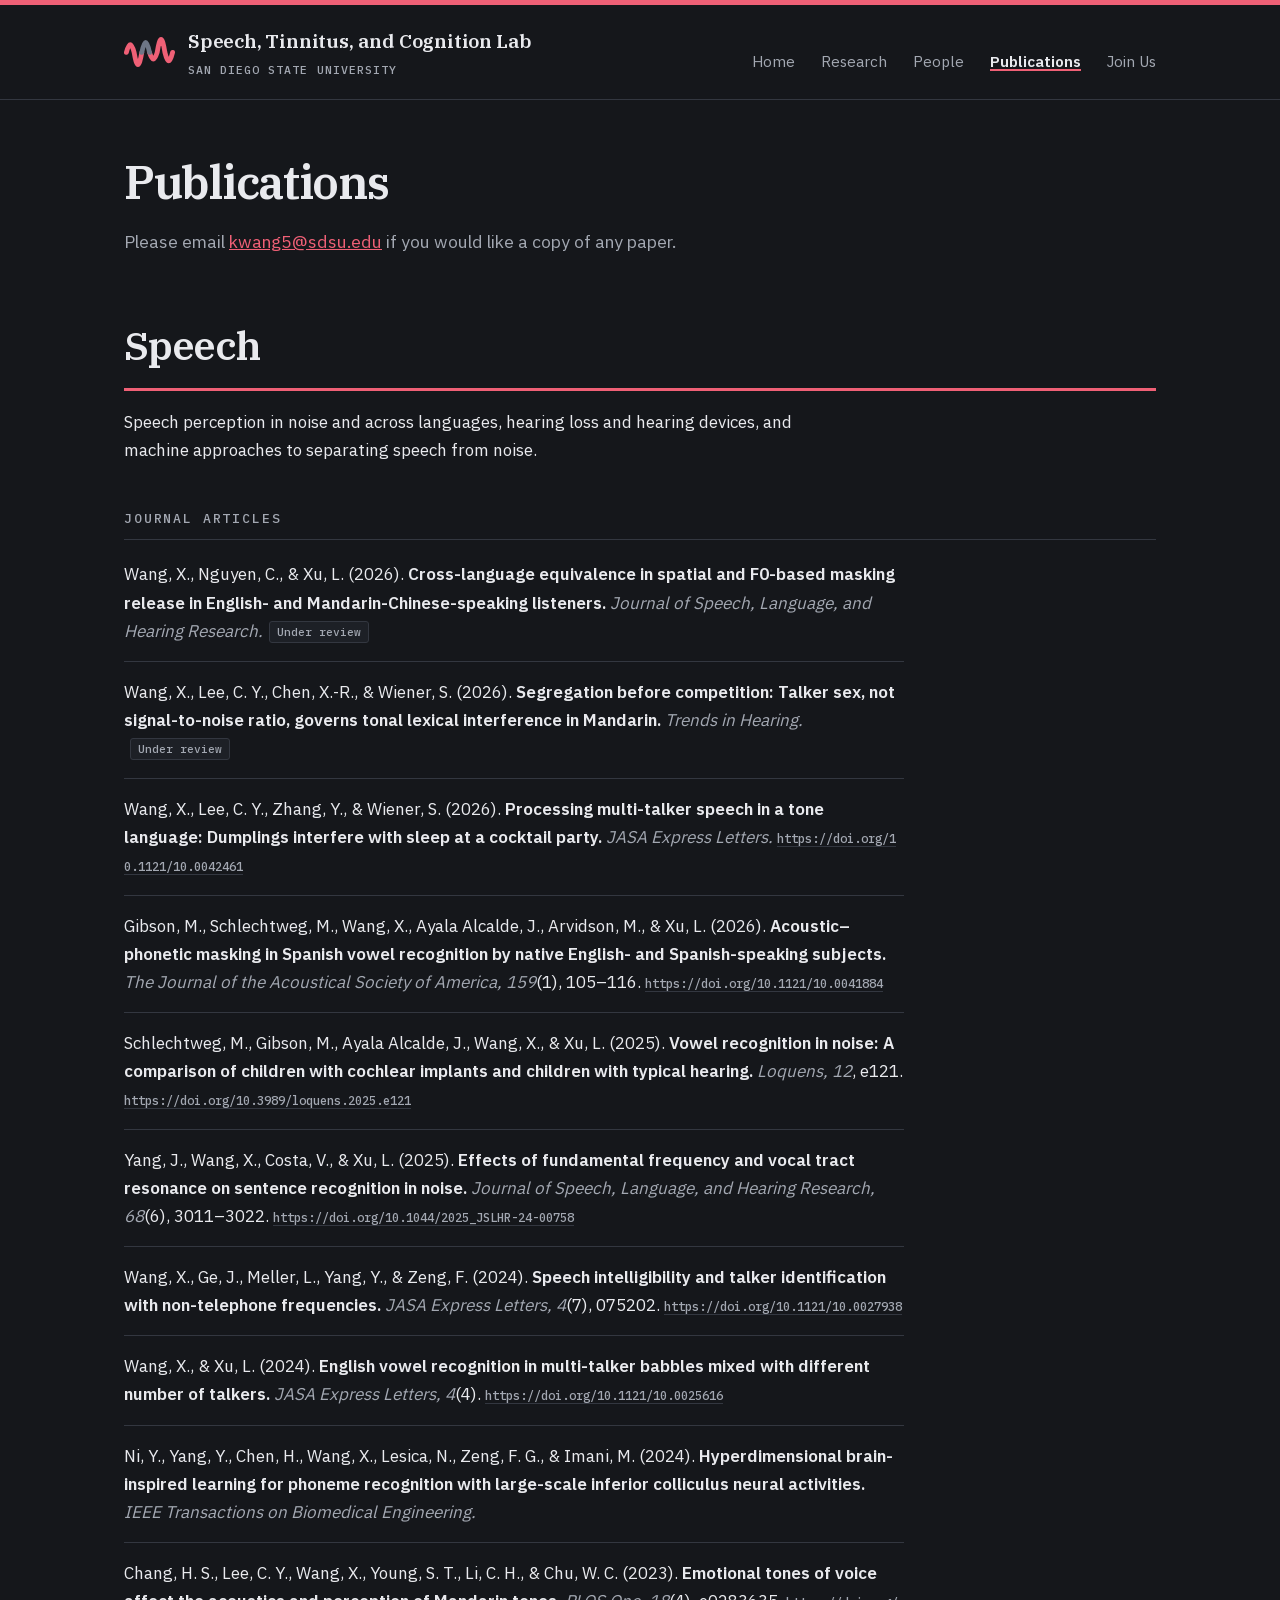
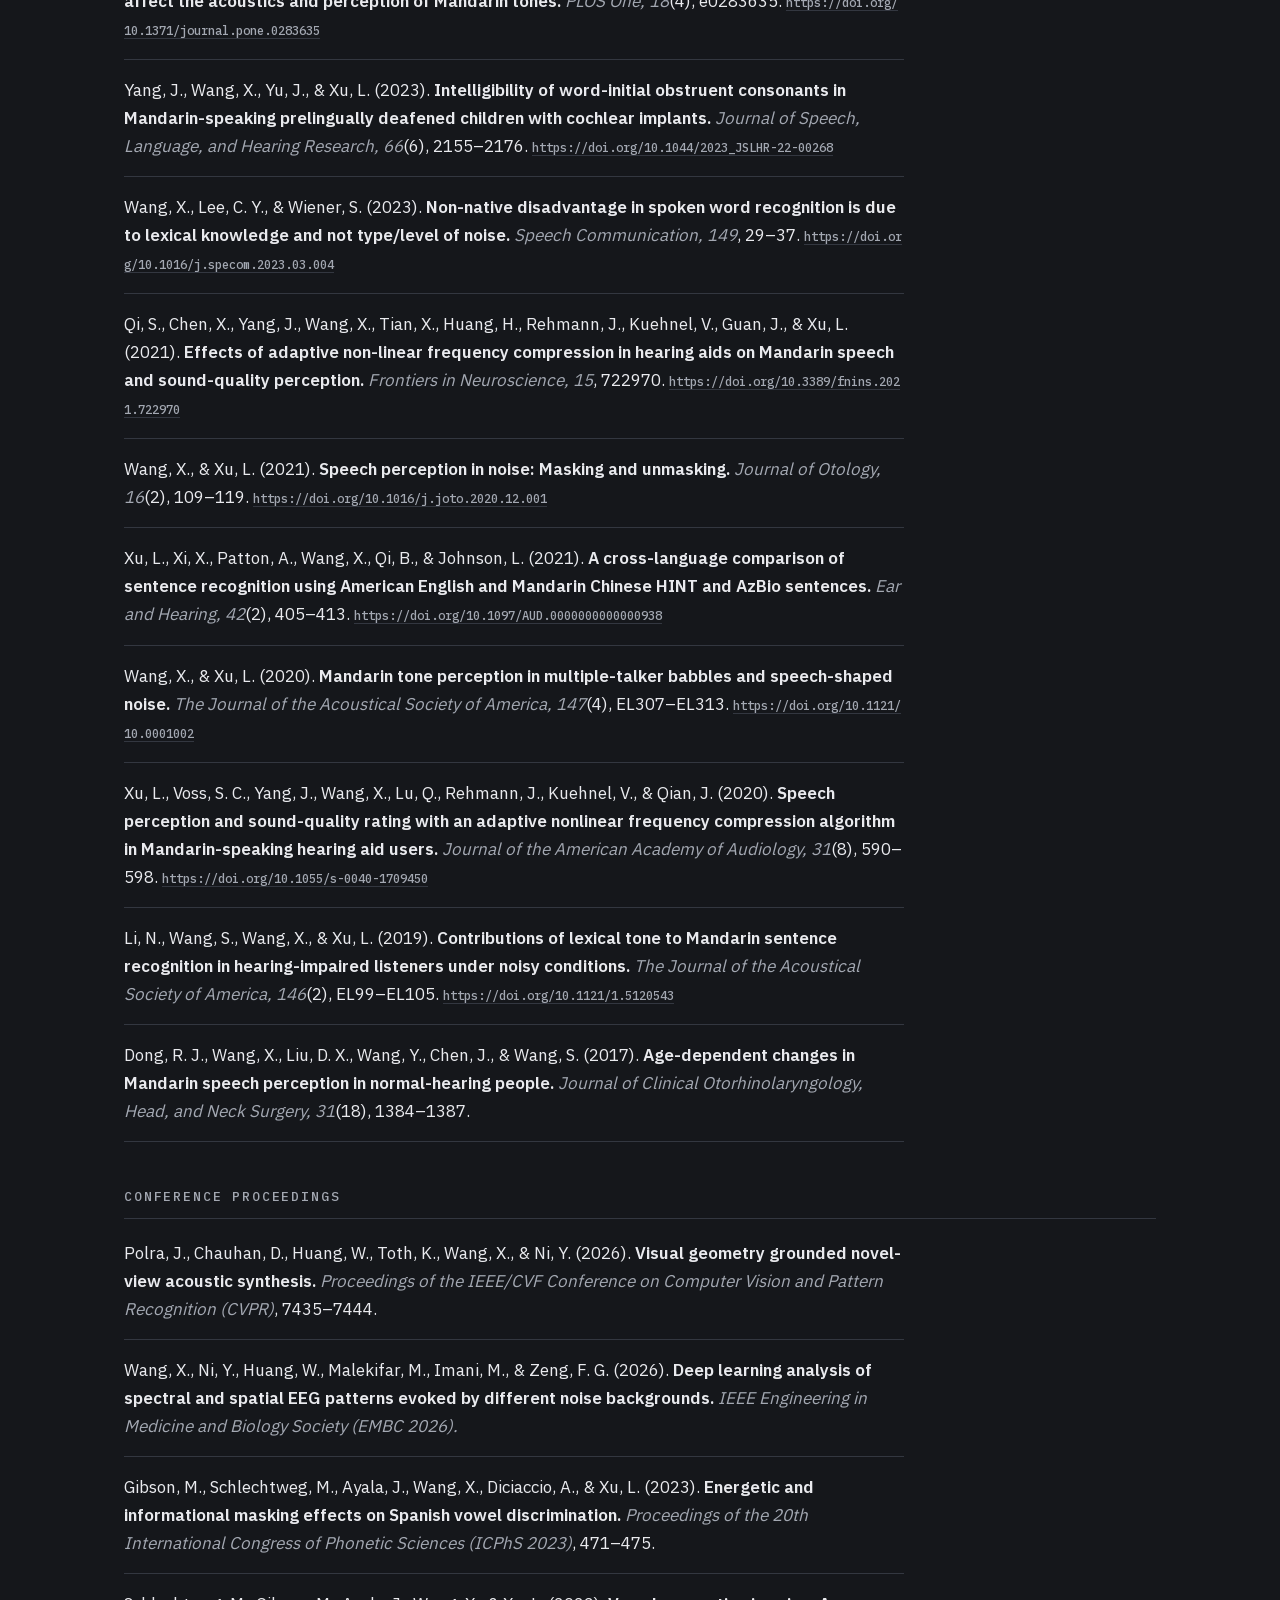
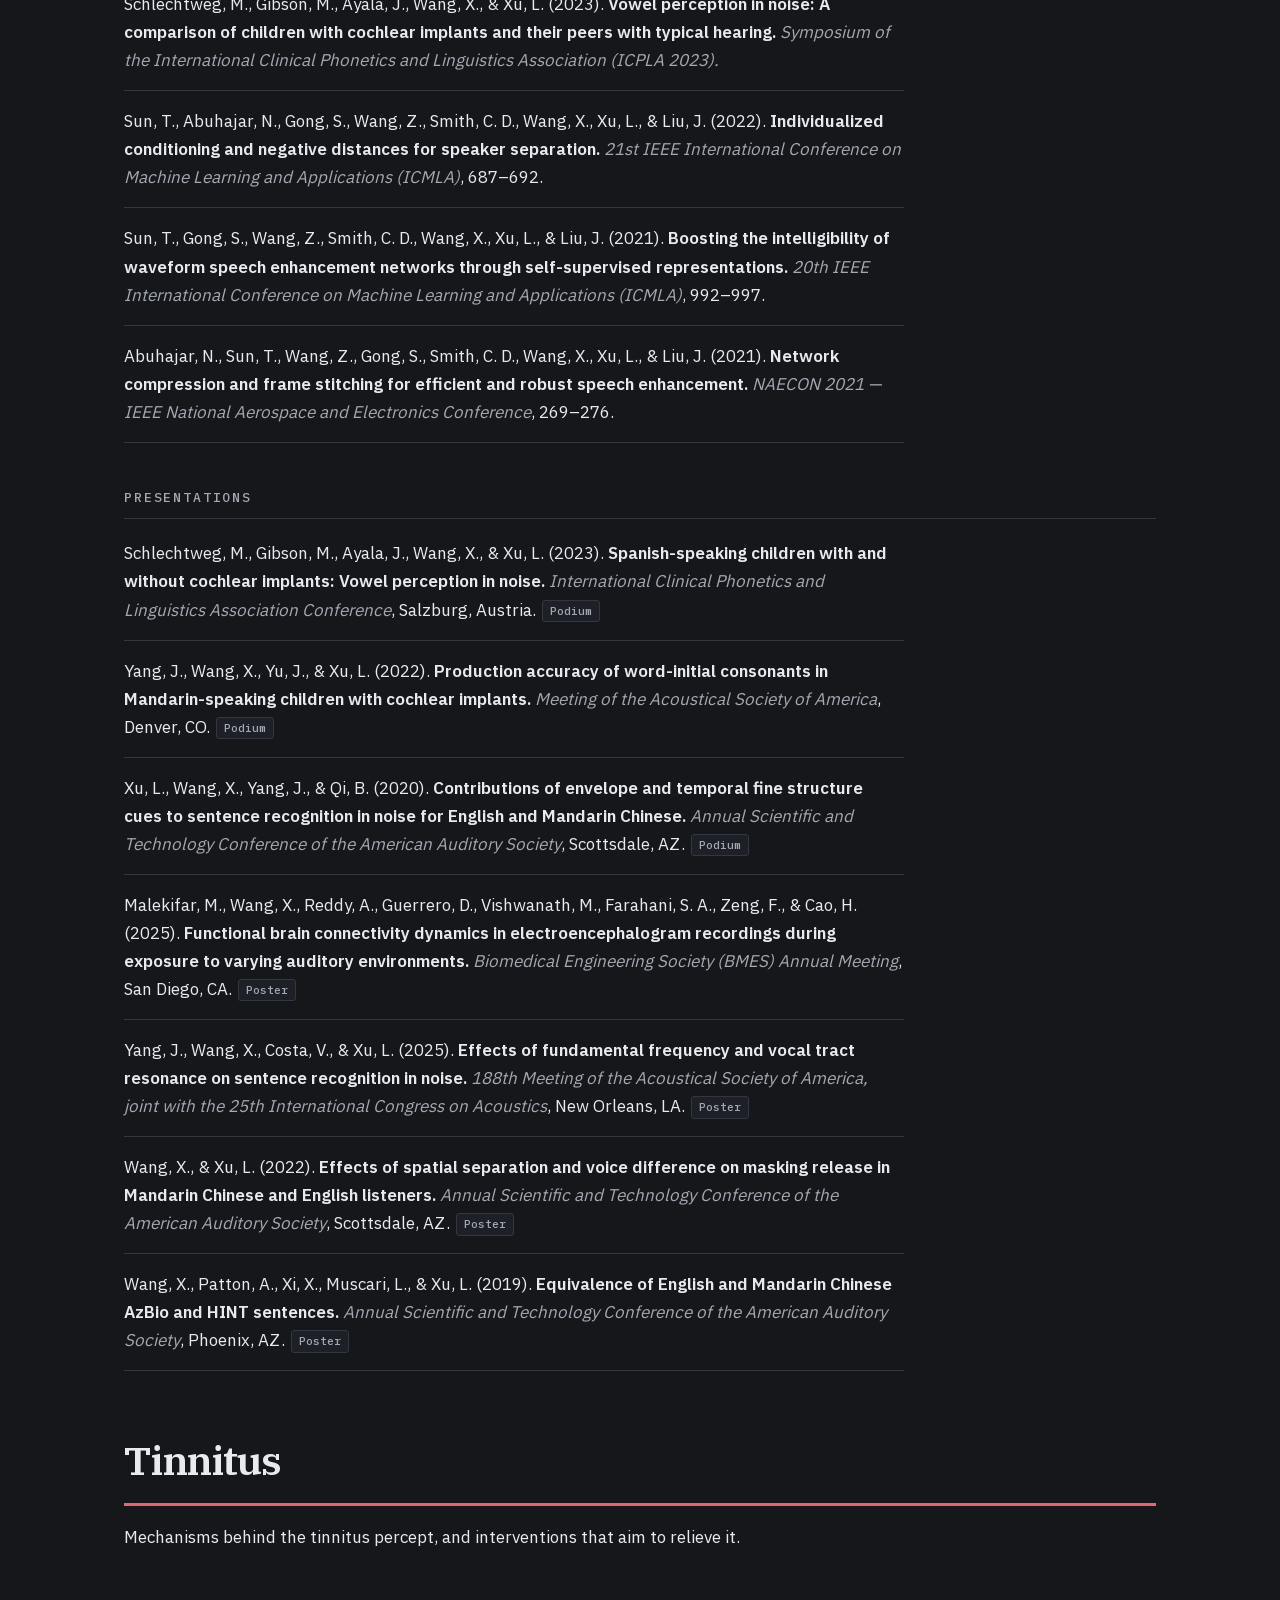
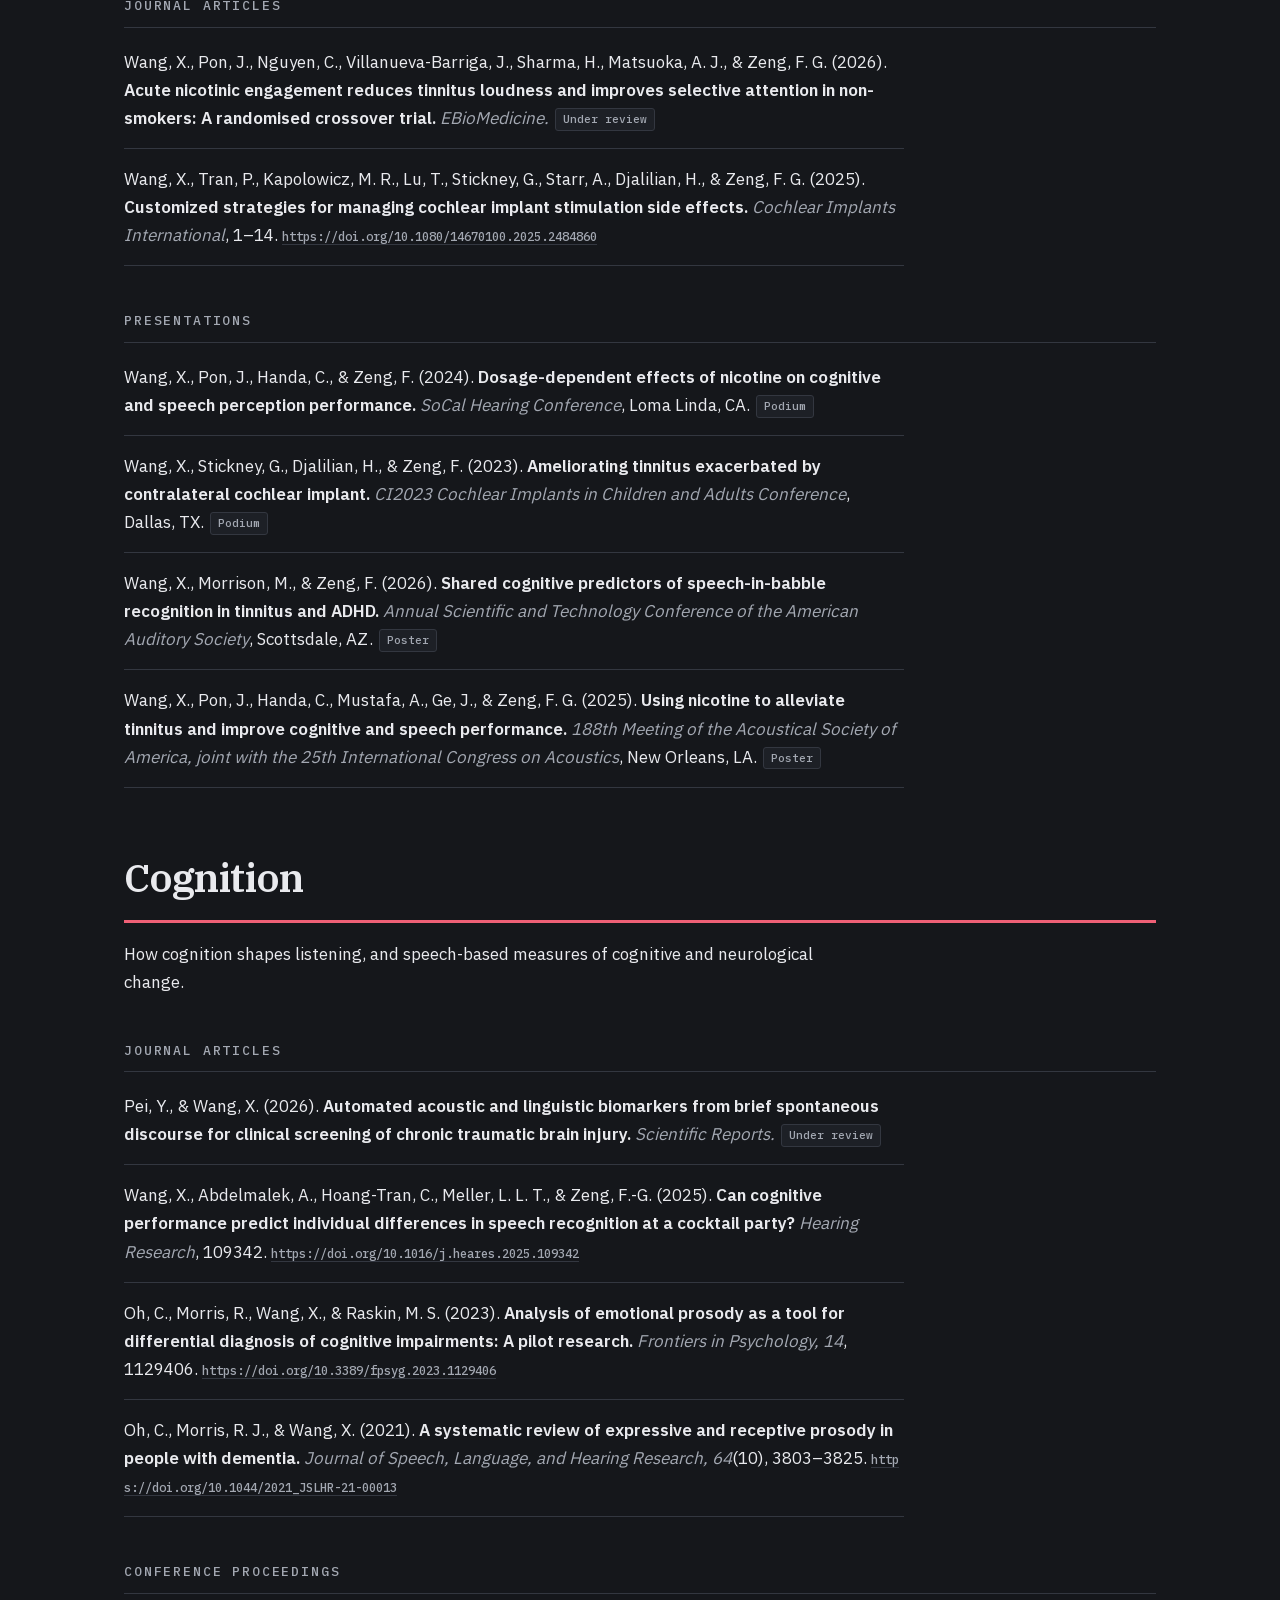
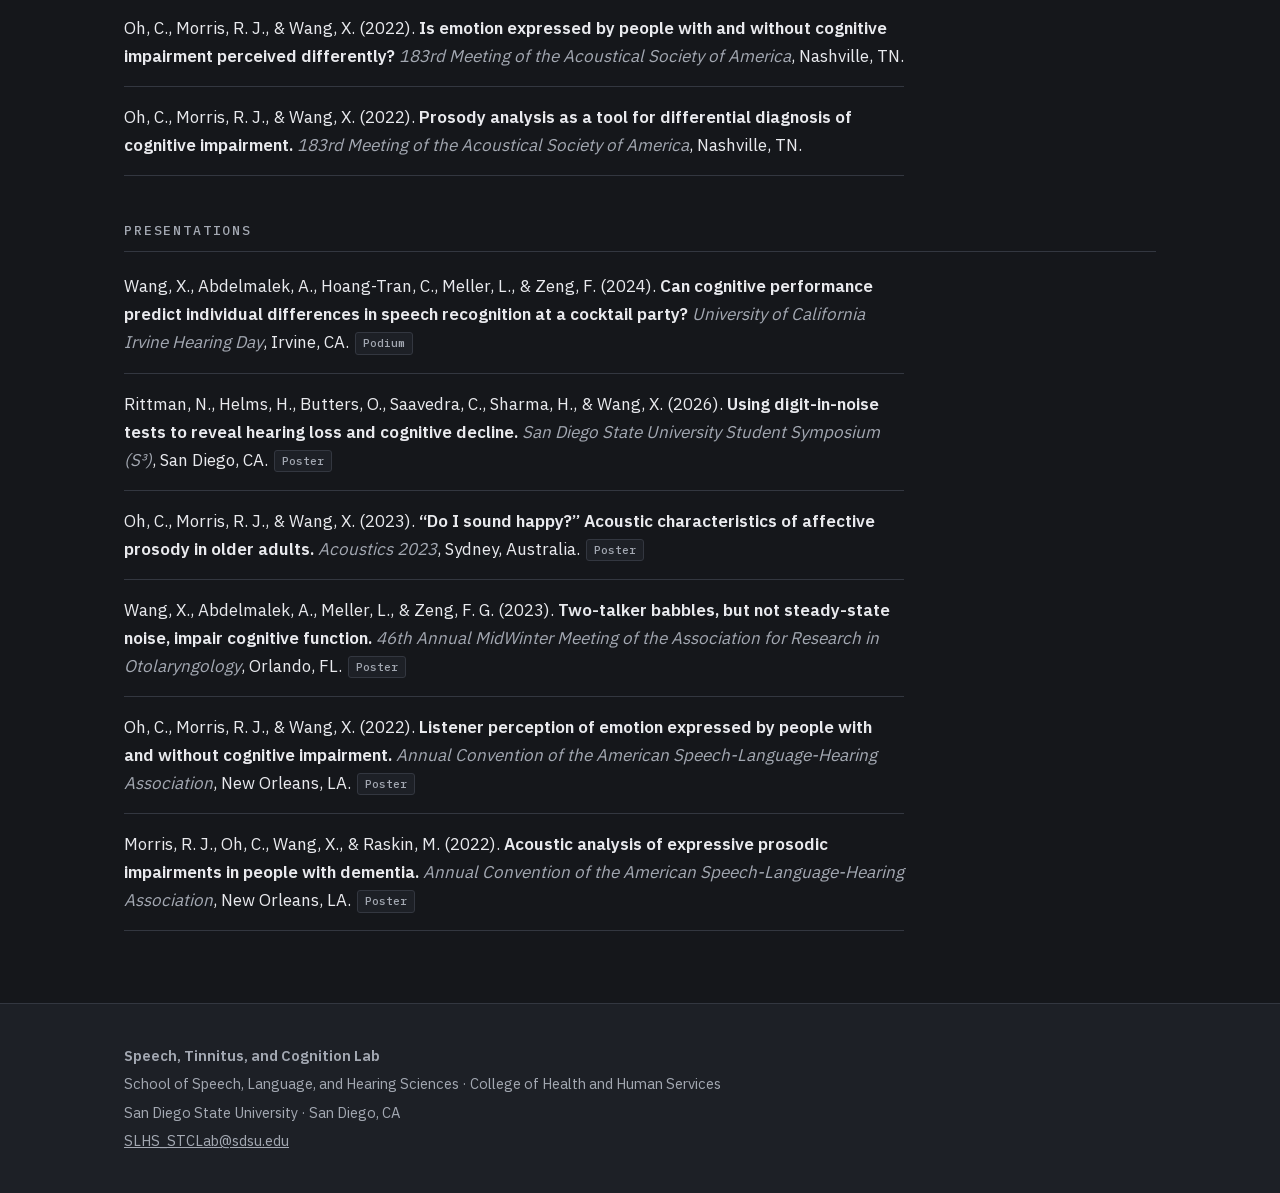
<file: publications.html>
<!DOCTYPE html>
<html lang="en">
<head>
<meta charset="utf-8">
<meta name="viewport" content="width=device-width, initial-scale=1">
<title>Publications — Speech, Tinnitus, and Cognition Lab</title>
<meta name="description" content="Peer-reviewed publications from the Speech, Tinnitus, and Cognition Lab at San Diego State University.">
<link rel="icon" href="assets/logo-tile.svg" type="image/svg+xml">
<meta name="theme-color" content="#15171b">
<meta property="og:type" content="website">
<meta property="og:site_name" content="Speech, Tinnitus, and Cognition Lab">
<meta property="og:title" content="Publications — Speech, Tinnitus, and Cognition Lab">
<meta property="og:description" content="Peer-reviewed publications from the Speech, Tinnitus, and Cognition Lab at San Diego State University.">
<meta property="og:url" content="https://kayehere.github.io/STCLAB/publications.html">
<meta property="og:image" content="https://kayehere.github.io/STCLAB/assets/og-card.png">
<meta property="og:image:width" content="1200">
<meta property="og:image:height" content="630">
<meta property="og:image:alt" content="Speech, Tinnitus, and Cognition Lab, San Diego State University">
<meta name="twitter:card" content="summary_large_image">
<link rel="stylesheet" href="assets/style.css">
</head>
<body>

<a class="skip-link" href="#main">Skip to content</a>

<header class="site-header">
  <div class="wrap">
    <a class="brand" href="index.html">
      <span class="brand-mark">
        <img src="assets/logo-mark-dark.svg" alt="" width="51" height="30">
      </span>
      <span class="brand-text">
        <strong>Speech, Tinnitus, and Cognition Lab</strong>
        <span class="affil">San Diego State University</span>
      </span>
    </a>
    <nav>
      <a href="index.html">Home</a>
      <a href="research.html">Research</a>
      <a href="people.html">People</a>
      <a href="publications.html" class="active" aria-current="page">Publications</a>
      <a href="join.html">Join Us</a>
    </nav>
  </div>
</header>

<main id="main">
  <div class="wrap">

    <h1>Publications</h1>
    <p class="lede">
      Please email <a href="mailto:kwang5@sdsu.edu">kwang5@sdsu.edu</a> if you would like
      a copy of any paper.
    </p>

    <h2 class="topic">Speech</h2>
    <p>Speech perception in noise and across languages, hearing loss and hearing devices, and machine approaches to separating speech from noise.</p>

    <h3 class="pub-year">Journal articles</h3>
    <ol class="pubs">
      <li>
        <span class="authors">Wang, X., Nguyen, C., &amp; Xu, L.</span> (2026).
        <span class="title">Cross-language equivalence in spatial and F0-based masking release in English- and Mandarin-Chinese-speaking listeners.</span>
        <span class="venue">Journal of Speech, Language, and Hearing Research.</span><span class="tag">Under review</span>
      </li>
      <li>
        <span class="authors">Wang, X., Lee, C. Y., Chen, X.-R., &amp; Wiener, S.</span> (2026).
        <span class="title">Segregation before competition: Talker sex, not signal-to-noise ratio, governs tonal lexical interference in Mandarin.</span>
        <span class="venue">Trends in Hearing.</span><span class="tag">Under review</span>
      </li>
      <li>
        <span class="authors">Wang, X., Lee, C. Y., Zhang, Y., &amp; Wiener, S.</span> (2026).
        <span class="title">Processing multi-talker speech in a tone language: Dumplings interfere with sleep at a cocktail party.</span>
        <span class="venue">JASA Express Letters.</span>
        <a href="https://doi.org/10.1121/10.0042461">https://doi.org/10.1121/10.0042461</a>
      </li>
      <li>
        <span class="authors">Gibson, M., Schlechtweg, M., Wang, X., Ayala Alcalde, J., Arvidson, M., &amp; Xu, L.</span> (2026).
        <span class="title">Acoustic&ndash;phonetic masking in Spanish vowel recognition by native English- and Spanish-speaking subjects.</span>
        <span class="venue">The Journal of the Acoustical Society of America, 159</span>(1), 105&ndash;116.
        <a href="https://doi.org/10.1121/10.0041884">https://doi.org/10.1121/10.0041884</a>
      </li>
      <li>
        <span class="authors">Schlechtweg, M., Gibson, M., Ayala Alcalde, J., Wang, X., &amp; Xu, L.</span> (2025).
        <span class="title">Vowel recognition in noise: A comparison of children with cochlear implants and children with typical hearing.</span>
        <span class="venue">Loquens, 12</span>, e121.
        <a href="https://doi.org/10.3989/loquens.2025.e121">https://doi.org/10.3989/loquens.2025.e121</a>
      </li>
      <li>
        <span class="authors">Yang, J., Wang, X., Costa, V., &amp; Xu, L.</span> (2025).
        <span class="title">Effects of fundamental frequency and vocal tract resonance on sentence recognition in noise.</span>
        <span class="venue">Journal of Speech, Language, and Hearing Research, 68</span>(6), 3011&ndash;3022.
        <a href="https://doi.org/10.1044/2025_JSLHR-24-00758">https://doi.org/10.1044/2025_JSLHR-24-00758</a>
      </li>
      <li>
        <span class="authors">Wang, X., Ge, J., Meller, L., Yang, Y., &amp; Zeng, F.</span> (2024).
        <span class="title">Speech intelligibility and talker identification with non-telephone frequencies.</span>
        <span class="venue">JASA Express Letters, 4</span>(7), 075202.
        <a href="https://doi.org/10.1121/10.0027938">https://doi.org/10.1121/10.0027938</a>
      </li>
      <li>
        <span class="authors">Wang, X., &amp; Xu, L.</span> (2024).
        <span class="title">English vowel recognition in multi-talker babbles mixed with different number of talkers.</span>
        <span class="venue">JASA Express Letters, 4</span>(4).
        <a href="https://doi.org/10.1121/10.0025616">https://doi.org/10.1121/10.0025616</a>
      </li>
      <li>
        <span class="authors">Ni, Y., Yang, Y., Chen, H., Wang, X., Lesica, N., Zeng, F. G., &amp; Imani, M.</span> (2024).
        <span class="title">Hyperdimensional brain-inspired learning for phoneme recognition with large-scale inferior colliculus neural activities.</span>
        <span class="venue">IEEE Transactions on Biomedical Engineering.</span>
      </li>
      <li>
        <span class="authors">Chang, H. S., Lee, C. Y., Wang, X., Young, S. T., Li, C. H., &amp; Chu, W. C.</span> (2023).
        <span class="title">Emotional tones of voice affect the acoustics and perception of Mandarin tones.</span>
        <span class="venue">PLOS One, 18</span>(4), e0283635.
        <a href="https://doi.org/10.1371/journal.pone.0283635">https://doi.org/10.1371/journal.pone.0283635</a>
      </li>
      <li>
        <span class="authors">Yang, J., Wang, X., Yu, J., &amp; Xu, L.</span> (2023).
        <span class="title">Intelligibility of word-initial obstruent consonants in Mandarin-speaking prelingually deafened children with cochlear implants.</span>
        <span class="venue">Journal of Speech, Language, and Hearing Research, 66</span>(6), 2155&ndash;2176.
        <a href="https://doi.org/10.1044/2023_JSLHR-22-00268">https://doi.org/10.1044/2023_JSLHR-22-00268</a>
      </li>
      <li>
        <span class="authors">Wang, X., Lee, C. Y., &amp; Wiener, S.</span> (2023).
        <span class="title">Non-native disadvantage in spoken word recognition is due to lexical knowledge and not type/level of noise.</span>
        <span class="venue">Speech Communication, 149</span>, 29&ndash;37.
        <a href="https://doi.org/10.1016/j.specom.2023.03.004">https://doi.org/10.1016/j.specom.2023.03.004</a>
      </li>
      <li>
        <span class="authors">Qi, S., Chen, X., Yang, J., Wang, X., Tian, X., Huang, H., Rehmann, J., Kuehnel, V., Guan, J., &amp; Xu, L.</span> (2021).
        <span class="title">Effects of adaptive non-linear frequency compression in hearing aids on Mandarin speech and sound-quality perception.</span>
        <span class="venue">Frontiers in Neuroscience, 15</span>, 722970.
        <a href="https://doi.org/10.3389/fnins.2021.722970">https://doi.org/10.3389/fnins.2021.722970</a>
      </li>
      <li>
        <span class="authors">Wang, X., &amp; Xu, L.</span> (2021).
        <span class="title">Speech perception in noise: Masking and unmasking.</span>
        <span class="venue">Journal of Otology, 16</span>(2), 109&ndash;119.
        <a href="https://doi.org/10.1016/j.joto.2020.12.001">https://doi.org/10.1016/j.joto.2020.12.001</a>
      </li>
      <li>
        <span class="authors">Xu, L., Xi, X., Patton, A., Wang, X., Qi, B., &amp; Johnson, L.</span> (2021).
        <span class="title">A cross-language comparison of sentence recognition using American English and Mandarin Chinese HINT and AzBio sentences.</span>
        <span class="venue">Ear and Hearing, 42</span>(2), 405&ndash;413.
        <a href="https://doi.org/10.1097/AUD.0000000000000938">https://doi.org/10.1097/AUD.0000000000000938</a>
      </li>
      <li>
        <span class="authors">Wang, X., &amp; Xu, L.</span> (2020).
        <span class="title">Mandarin tone perception in multiple-talker babbles and speech-shaped noise.</span>
        <span class="venue">The Journal of the Acoustical Society of America, 147</span>(4), EL307&ndash;EL313.
        <a href="https://doi.org/10.1121/10.0001002">https://doi.org/10.1121/10.0001002</a>
      </li>
      <li>
        <span class="authors">Xu, L., Voss, S. C., Yang, J., Wang, X., Lu, Q., Rehmann, J., Kuehnel, V., &amp; Qian, J.</span> (2020).
        <span class="title">Speech perception and sound-quality rating with an adaptive nonlinear frequency compression algorithm in Mandarin-speaking hearing aid users.</span>
        <span class="venue">Journal of the American Academy of Audiology, 31</span>(8), 590&ndash;598.
        <a href="https://doi.org/10.1055/s-0040-1709450">https://doi.org/10.1055/s-0040-1709450</a>
      </li>
      <li>
        <span class="authors">Li, N., Wang, S., Wang, X., &amp; Xu, L.</span> (2019).
        <span class="title">Contributions of lexical tone to Mandarin sentence recognition in hearing-impaired listeners under noisy conditions.</span>
        <span class="venue">The Journal of the Acoustical Society of America, 146</span>(2), EL99&ndash;EL105.
        <a href="https://doi.org/10.1121/1.5120543">https://doi.org/10.1121/1.5120543</a>
      </li>
      <li>
        <span class="authors">Dong, R. J., Wang, X., Liu, D. X., Wang, Y., Chen, J., &amp; Wang, S.</span> (2017).
        <span class="title">Age-dependent changes in Mandarin speech perception in normal-hearing people.</span>
        <span class="venue">Journal of Clinical Otorhinolaryngology, Head, and Neck Surgery, 31</span>(18), 1384&ndash;1387.
      </li>
    </ol>

    <h3 class="pub-year">Conference proceedings</h3>
    <ol class="pubs">
      <li>
        <span class="authors">Polra, J., Chauhan, D., Huang, W., Toth, K., Wang, X., &amp; Ni, Y.</span> (2026).
        <span class="title">Visual geometry grounded novel-view acoustic synthesis.</span>
        <span class="venue">Proceedings of the IEEE/CVF Conference on Computer Vision and Pattern Recognition (CVPR)</span>, 7435&ndash;7444.
      </li>
      <li>
        <span class="authors">Wang, X., Ni, Y., Huang, W., Malekifar, M., Imani, M., &amp; Zeng, F. G.</span> (2026).
        <span class="title">Deep learning analysis of spectral and spatial EEG patterns evoked by different noise backgrounds.</span>
        <span class="venue">IEEE Engineering in Medicine and Biology Society (EMBC 2026).</span>
      </li>
      <li>
        <span class="authors">Gibson, M., Schlechtweg, M., Ayala, J., Wang, X., Diciaccio, A., &amp; Xu, L.</span> (2023).
        <span class="title">Energetic and informational masking effects on Spanish vowel discrimination.</span>
        <span class="venue">Proceedings of the 20th International Congress of Phonetic Sciences (ICPhS 2023)</span>, 471&ndash;475.
      </li>
      <li>
        <span class="authors">Schlechtweg, M., Gibson, M., Ayala, J., Wang, X., &amp; Xu, L.</span> (2023).
        <span class="title">Vowel perception in noise: A comparison of children with cochlear implants and their peers with typical hearing.</span>
        <span class="venue">Symposium of the International Clinical Phonetics and Linguistics Association (ICPLA 2023).</span>
      </li>
      <li>
        <span class="authors">Sun, T., Abuhajar, N., Gong, S., Wang, Z., Smith, C. D., Wang, X., Xu, L., &amp; Liu, J.</span> (2022).
        <span class="title">Individualized conditioning and negative distances for speaker separation.</span>
        <span class="venue">21st IEEE International Conference on Machine Learning and Applications (ICMLA)</span>, 687&ndash;692.
      </li>
      <li>
        <span class="authors">Sun, T., Gong, S., Wang, Z., Smith, C. D., Wang, X., Xu, L., &amp; Liu, J.</span> (2021).
        <span class="title">Boosting the intelligibility of waveform speech enhancement networks through self-supervised representations.</span>
        <span class="venue">20th IEEE International Conference on Machine Learning and Applications (ICMLA)</span>, 992&ndash;997.
      </li>
      <li>
        <span class="authors">Abuhajar, N., Sun, T., Wang, Z., Gong, S., Smith, C. D., Wang, X., Xu, L., &amp; Liu, J.</span> (2021).
        <span class="title">Network compression and frame stitching for efficient and robust speech enhancement.</span>
        <span class="venue">NAECON 2021 &mdash; IEEE National Aerospace and Electronics Conference</span>, 269&ndash;276.
      </li>
    </ol>

    <h3 class="pub-year">Presentations</h3>
    <ol class="pubs">
      <li>
        <span class="authors">Schlechtweg, M., Gibson, M., Ayala, J., Wang, X., &amp; Xu, L.</span> (2023).
        <span class="title">Spanish-speaking children with and without cochlear implants: Vowel perception in noise.</span>
        <span class="venue">International Clinical Phonetics and Linguistics Association Conference</span>, Salzburg, Austria.<span class="tag">Podium</span>
      </li>
      <li>
        <span class="authors">Yang, J., Wang, X., Yu, J., &amp; Xu, L.</span> (2022).
        <span class="title">Production accuracy of word-initial consonants in Mandarin-speaking children with cochlear implants.</span>
        <span class="venue">Meeting of the Acoustical Society of America</span>, Denver, CO.<span class="tag">Podium</span>
      </li>
      <li>
        <span class="authors">Xu, L., Wang, X., Yang, J., &amp; Qi, B.</span> (2020).
        <span class="title">Contributions of envelope and temporal fine structure cues to sentence recognition in noise for English and Mandarin Chinese.</span>
        <span class="venue">Annual Scientific and Technology Conference of the American Auditory Society</span>, Scottsdale, AZ.<span class="tag">Podium</span>
      </li>
      <li>
        <span class="authors">Malekifar, M., Wang, X., Reddy, A., Guerrero, D., Vishwanath, M., Farahani, S. A., Zeng, F., &amp; Cao, H.</span> (2025).
        <span class="title">Functional brain connectivity dynamics in electroencephalogram recordings during exposure to varying auditory environments.</span>
        <span class="venue">Biomedical Engineering Society (BMES) Annual Meeting</span>, San Diego, CA.<span class="tag">Poster</span>
      </li>
      <li>
        <span class="authors">Yang, J., Wang, X., Costa, V., &amp; Xu, L.</span> (2025).
        <span class="title">Effects of fundamental frequency and vocal tract resonance on sentence recognition in noise.</span>
        <span class="venue">188th Meeting of the Acoustical Society of America, joint with the 25th International Congress on Acoustics</span>, New Orleans, LA.<span class="tag">Poster</span>
      </li>
      <li>
        <span class="authors">Wang, X., &amp; Xu, L.</span> (2022).
        <span class="title">Effects of spatial separation and voice difference on masking release in Mandarin Chinese and English listeners.</span>
        <span class="venue">Annual Scientific and Technology Conference of the American Auditory Society</span>, Scottsdale, AZ.<span class="tag">Poster</span>
      </li>
      <li>
        <span class="authors">Wang, X., Patton, A., Xi, X., Muscari, L., &amp; Xu, L.</span> (2019).
        <span class="title">Equivalence of English and Mandarin Chinese AzBio and HINT sentences.</span>
        <span class="venue">Annual Scientific and Technology Conference of the American Auditory Society</span>, Phoenix, AZ.<span class="tag">Poster</span>
      </li>
    </ol>

    <h2 class="topic">Tinnitus</h2>
    <p>Mechanisms behind the tinnitus percept, and interventions that aim to relieve it.</p>

    <h3 class="pub-year">Journal articles</h3>
    <ol class="pubs">
      <li>
        <span class="authors">Wang, X., Pon, J., Nguyen, C., Villanueva-Barriga, J., Sharma, H., Matsuoka, A. J., &amp; Zeng, F. G.</span> (2026).
        <span class="title">Acute nicotinic engagement reduces tinnitus loudness and improves selective attention in non-smokers: A randomised crossover trial.</span>
        <span class="venue">EBioMedicine.</span><span class="tag">Under review</span>
      </li>
      <li>
        <span class="authors">Wang, X., Tran, P., Kapolowicz, M. R., Lu, T., Stickney, G., Starr, A., Djalilian, H., &amp; Zeng, F. G.</span> (2025).
        <span class="title">Customized strategies for managing cochlear implant stimulation side effects.</span>
        <span class="venue">Cochlear Implants International</span>, 1&ndash;14.
        <a href="https://doi.org/10.1080/14670100.2025.2484860">https://doi.org/10.1080/14670100.2025.2484860</a>
      </li>
    </ol>

    <h3 class="pub-year">Presentations</h3>
    <ol class="pubs">
      <li>
        <span class="authors">Wang, X., Pon, J., Handa, C., &amp; Zeng, F.</span> (2024).
        <span class="title">Dosage-dependent effects of nicotine on cognitive and speech perception performance.</span>
        <span class="venue">SoCal Hearing Conference</span>, Loma Linda, CA.<span class="tag">Podium</span>
      </li>
      <li>
        <span class="authors">Wang, X., Stickney, G., Djalilian, H., &amp; Zeng, F.</span> (2023).
        <span class="title">Ameliorating tinnitus exacerbated by contralateral cochlear implant.</span>
        <span class="venue">CI2023 Cochlear Implants in Children and Adults Conference</span>, Dallas, TX.<span class="tag">Podium</span>
      </li>
      <li>
        <span class="authors">Wang, X., Morrison, M., &amp; Zeng, F.</span> (2026).
        <span class="title">Shared cognitive predictors of speech-in-babble recognition in tinnitus and ADHD.</span>
        <span class="venue">Annual Scientific and Technology Conference of the American Auditory Society</span>, Scottsdale, AZ.<span class="tag">Poster</span>
      </li>
      <li>
        <span class="authors">Wang, X., Pon, J., Handa, C., Mustafa, A., Ge, J., &amp; Zeng, F. G.</span> (2025).
        <span class="title">Using nicotine to alleviate tinnitus and improve cognitive and speech performance.</span>
        <span class="venue">188th Meeting of the Acoustical Society of America, joint with the 25th International Congress on Acoustics</span>, New Orleans, LA.<span class="tag">Poster</span>
      </li>
    </ol>

    <h2 class="topic">Cognition</h2>
    <p>How cognition shapes listening, and speech-based measures of cognitive and neurological change.</p>

    <h3 class="pub-year">Journal articles</h3>
    <ol class="pubs">
      <li>
        <span class="authors">Pei, Y., &amp; Wang, X.</span> (2026).
        <span class="title">Automated acoustic and linguistic biomarkers from brief spontaneous discourse for clinical screening of chronic traumatic brain injury.</span>
        <span class="venue">Scientific Reports.</span><span class="tag">Under review</span>
      </li>
      <li>
        <span class="authors">Wang, X., Abdelmalek, A., Hoang-Tran, C., Meller, L. L. T., &amp; Zeng, F.-G.</span> (2025).
        <span class="title">Can cognitive performance predict individual differences in speech recognition at a cocktail party?</span>
        <span class="venue">Hearing Research</span>, 109342.
        <a href="https://doi.org/10.1016/j.heares.2025.109342">https://doi.org/10.1016/j.heares.2025.109342</a>
      </li>
      <li>
        <span class="authors">Oh, C., Morris, R., Wang, X., &amp; Raskin, M. S.</span> (2023).
        <span class="title">Analysis of emotional prosody as a tool for differential diagnosis of cognitive impairments: A pilot research.</span>
        <span class="venue">Frontiers in Psychology, 14</span>, 1129406.
        <a href="https://doi.org/10.3389/fpsyg.2023.1129406">https://doi.org/10.3389/fpsyg.2023.1129406</a>
      </li>
      <li>
        <span class="authors">Oh, C., Morris, R. J., &amp; Wang, X.</span> (2021).
        <span class="title">A systematic review of expressive and receptive prosody in people with dementia.</span>
        <span class="venue">Journal of Speech, Language, and Hearing Research, 64</span>(10), 3803&ndash;3825.
        <a href="https://doi.org/10.1044/2021_JSLHR-21-00013">https://doi.org/10.1044/2021_JSLHR-21-00013</a>
      </li>
    </ol>

    <h3 class="pub-year">Conference proceedings</h3>
    <ol class="pubs">
      <li>
        <span class="authors">Oh, C., Morris, R. J., &amp; Wang, X.</span> (2022).
        <span class="title">Is emotion expressed by people with and without cognitive impairment perceived differently?</span>
        <span class="venue">183rd Meeting of the Acoustical Society of America</span>, Nashville, TN.
      </li>
      <li>
        <span class="authors">Oh, C., Morris, R. J., &amp; Wang, X.</span> (2022).
        <span class="title">Prosody analysis as a tool for differential diagnosis of cognitive impairment.</span>
        <span class="venue">183rd Meeting of the Acoustical Society of America</span>, Nashville, TN.
      </li>
    </ol>

    <h3 class="pub-year">Presentations</h3>
    <ol class="pubs">
      <li>
        <span class="authors">Wang, X., Abdelmalek, A., Hoang-Tran, C., Meller, L., &amp; Zeng, F.</span> (2024).
        <span class="title">Can cognitive performance predict individual differences in speech recognition at a cocktail party?</span>
        <span class="venue">University of California Irvine Hearing Day</span>, Irvine, CA.<span class="tag">Podium</span>
      </li>
      <li>
        <span class="authors">Rittman, N., Helms, H., Butters, O., Saavedra, C., Sharma, H., &amp; Wang, X.</span> (2026).
        <span class="title">Using digit-in-noise tests to reveal hearing loss and cognitive decline.</span>
        <span class="venue">San Diego State University Student Symposium (S&sup3;)</span>, San Diego, CA.<span class="tag">Poster</span>
      </li>
      <li>
        <span class="authors">Oh, C., Morris, R. J., &amp; Wang, X.</span> (2023).
        <span class="title">&ldquo;Do I sound happy?&rdquo; Acoustic characteristics of affective prosody in older adults.</span>
        <span class="venue">Acoustics 2023</span>, Sydney, Australia.<span class="tag">Poster</span>
      </li>
      <li>
        <span class="authors">Wang, X., Abdelmalek, A., Meller, L., &amp; Zeng, F. G.</span> (2023).
        <span class="title">Two-talker babbles, but not steady-state noise, impair cognitive function.</span>
        <span class="venue">46th Annual MidWinter Meeting of the Association for Research in Otolaryngology</span>, Orlando, FL.<span class="tag">Poster</span>
      </li>
      <li>
        <span class="authors">Oh, C., Morris, R. J., &amp; Wang, X.</span> (2022).
        <span class="title">Listener perception of emotion expressed by people with and without cognitive impairment.</span>
        <span class="venue">Annual Convention of the American Speech-Language-Hearing Association</span>, New Orleans, LA.<span class="tag">Poster</span>
      </li>
      <li>
        <span class="authors">Morris, R. J., Oh, C., Wang, X., &amp; Raskin, M.</span> (2022).
        <span class="title">Acoustic analysis of expressive prosodic impairments in people with dementia.</span>
        <span class="venue">Annual Convention of the American Speech-Language-Hearing Association</span>, New Orleans, LA.<span class="tag">Poster</span>
      </li>
    </ol>

  </div>
</main>

<footer class="site-footer">
  <div class="wrap">
    <p><strong>Speech, Tinnitus, and Cognition Lab</strong></p>
    <p>School of Speech, Language, and Hearing Sciences &middot; College of Health and Human Services</p>
    <p>San Diego State University &middot; San Diego, CA</p>
    <p><a href="mailto:SLHS_STCLab@sdsu.edu">SLHS_STCLab@sdsu.edu</a></p>
  </div>
</footer>

</body>
</html>
</file>
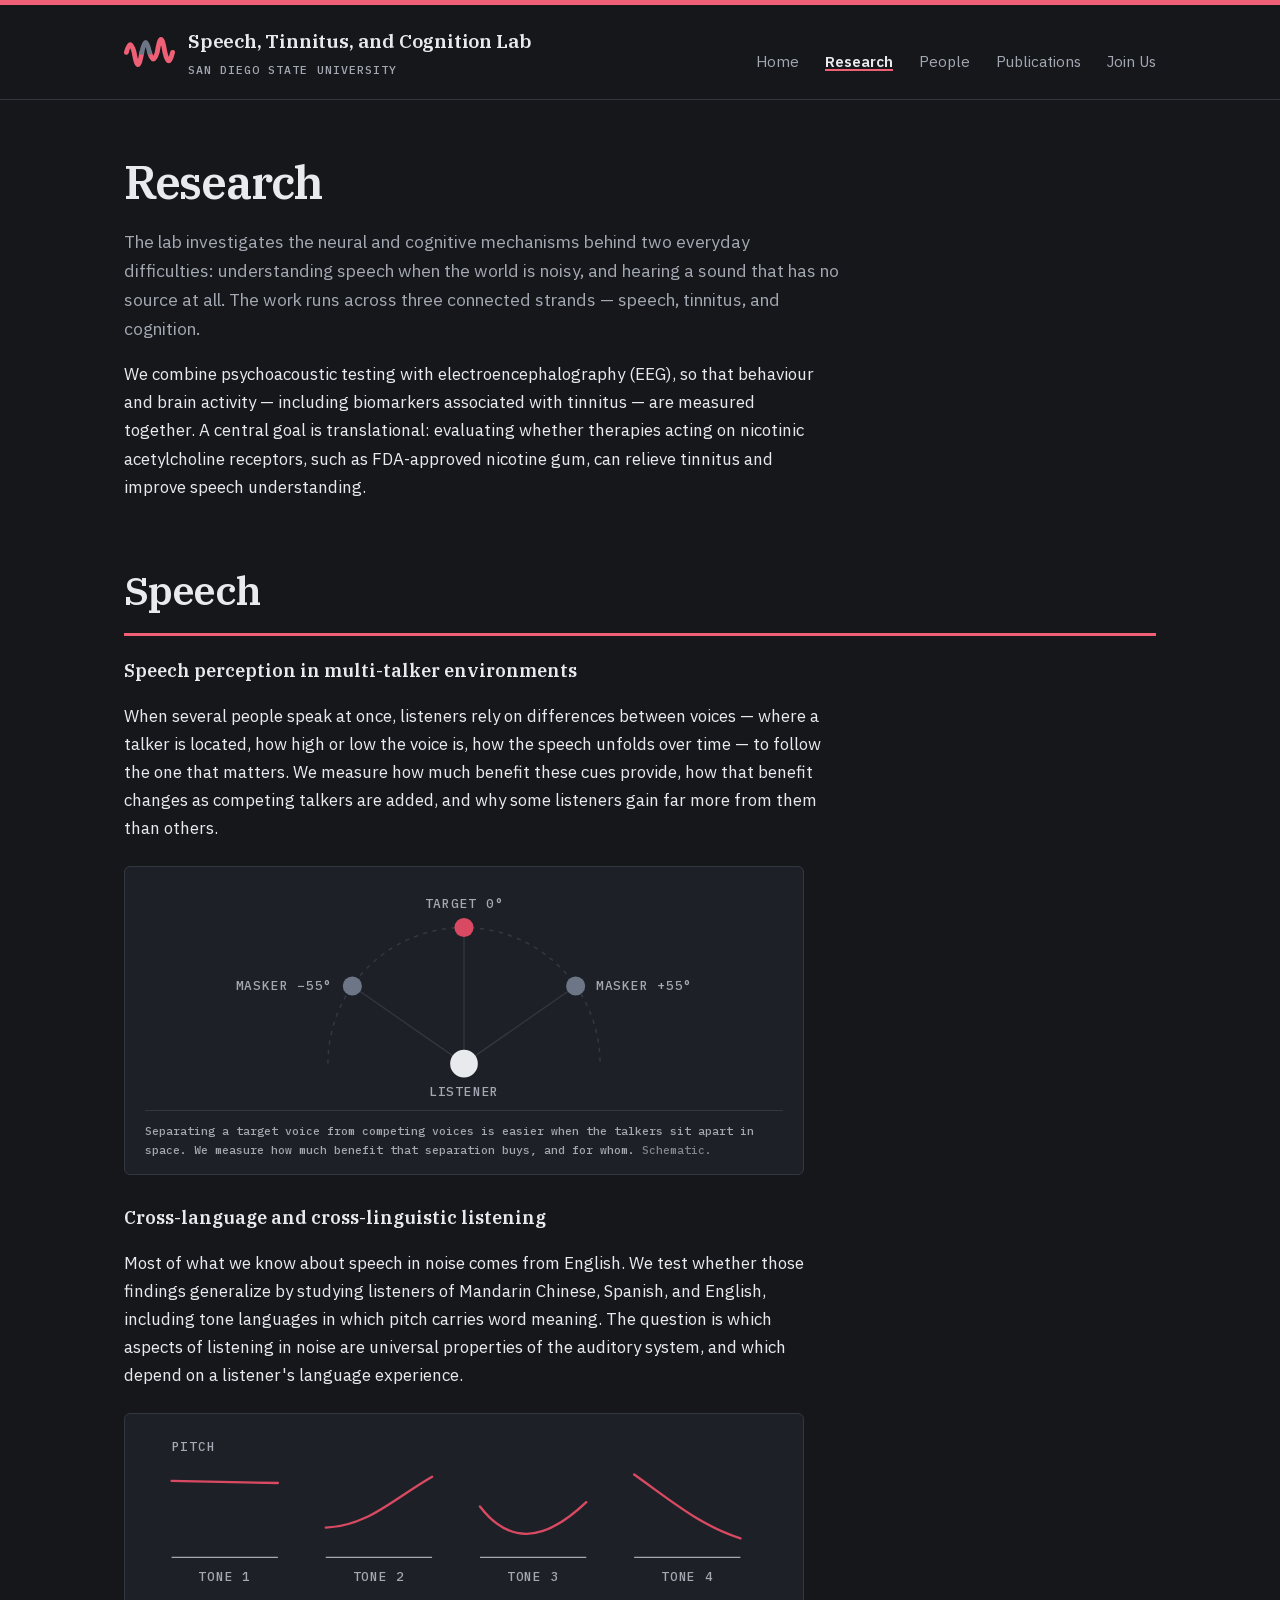
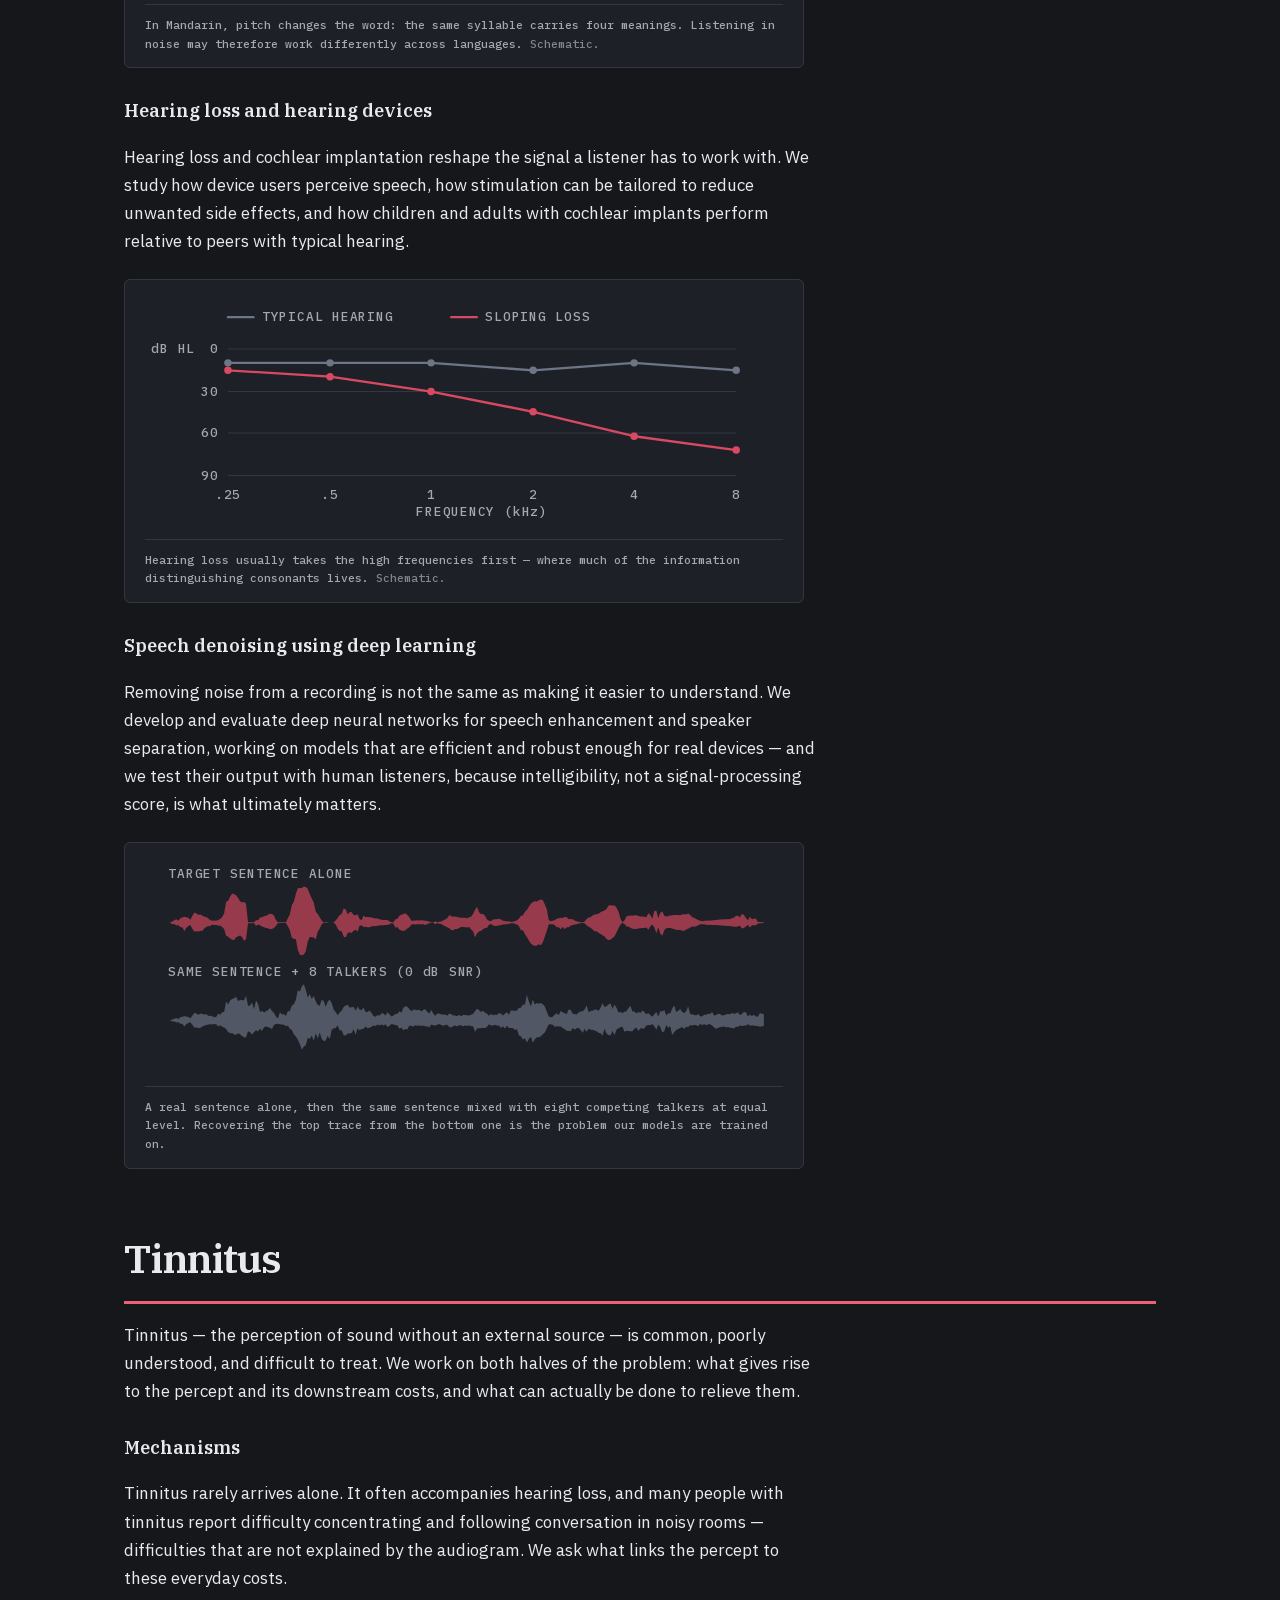
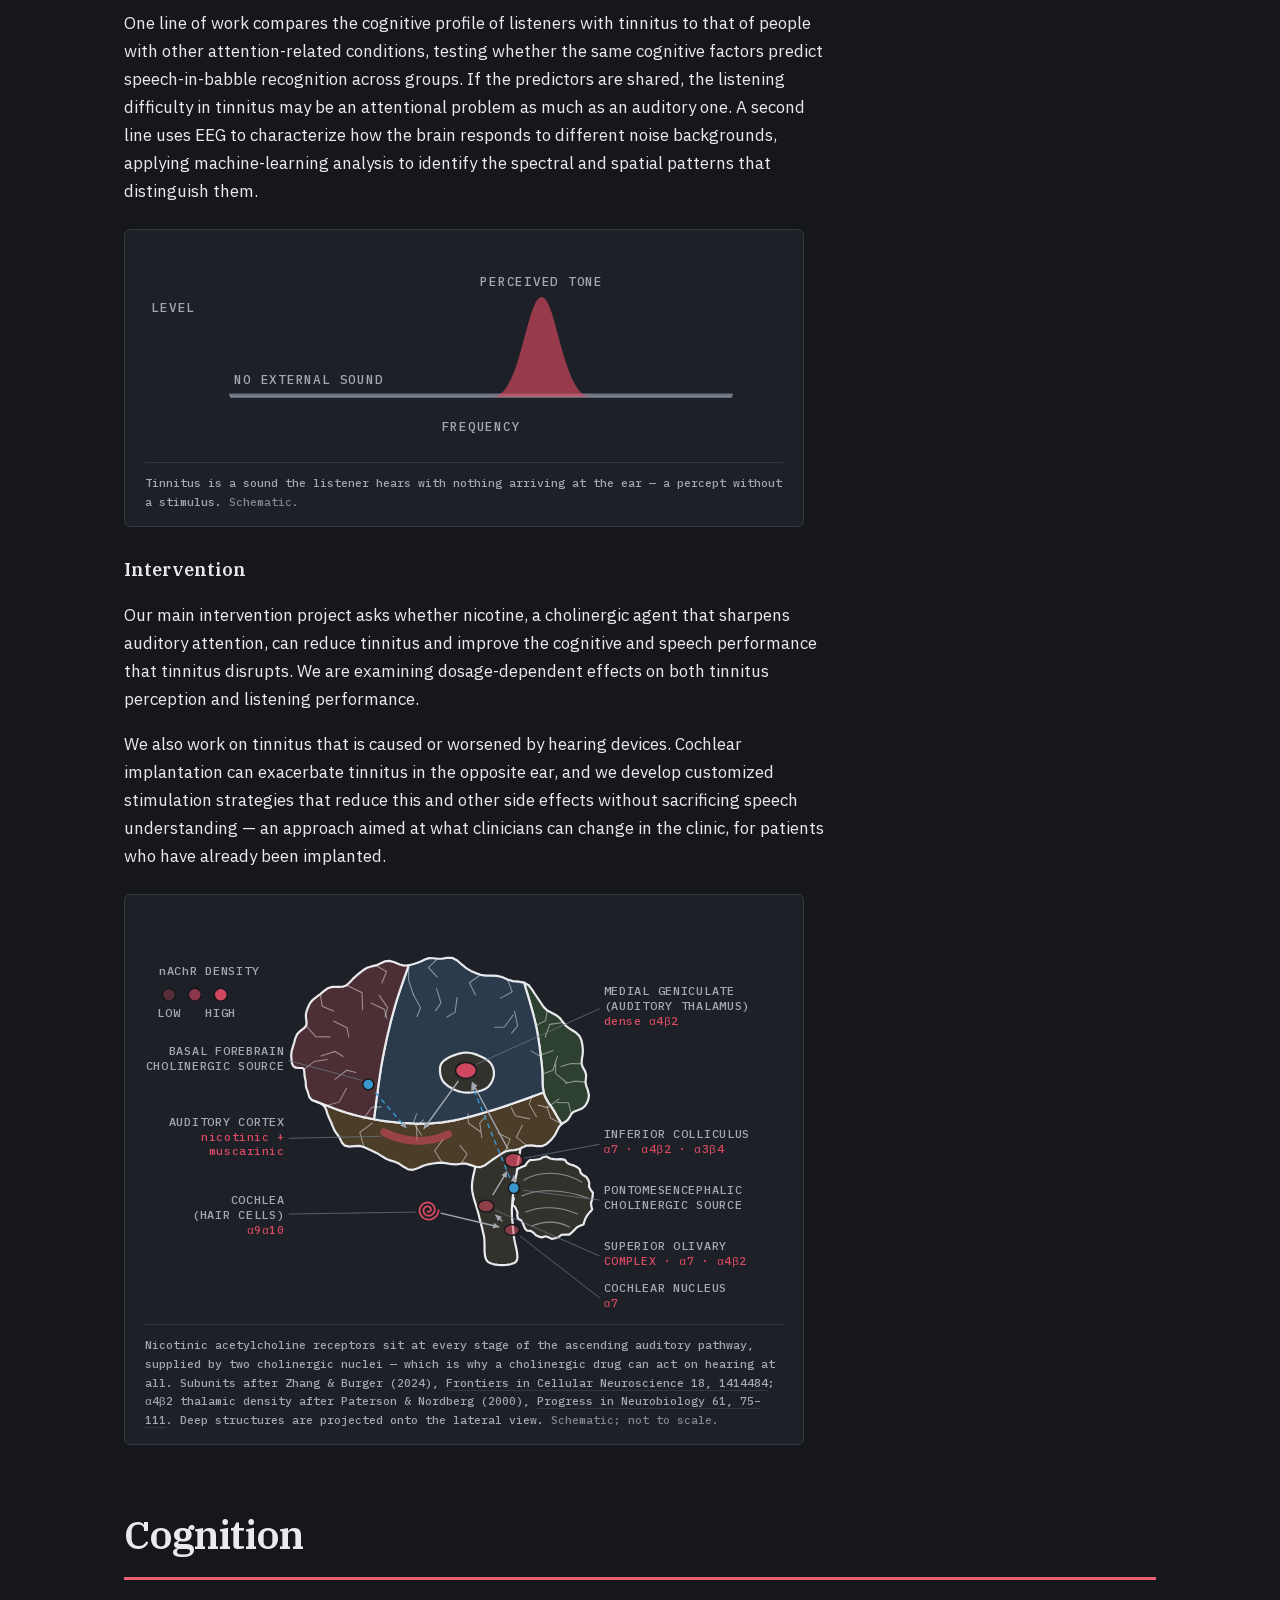
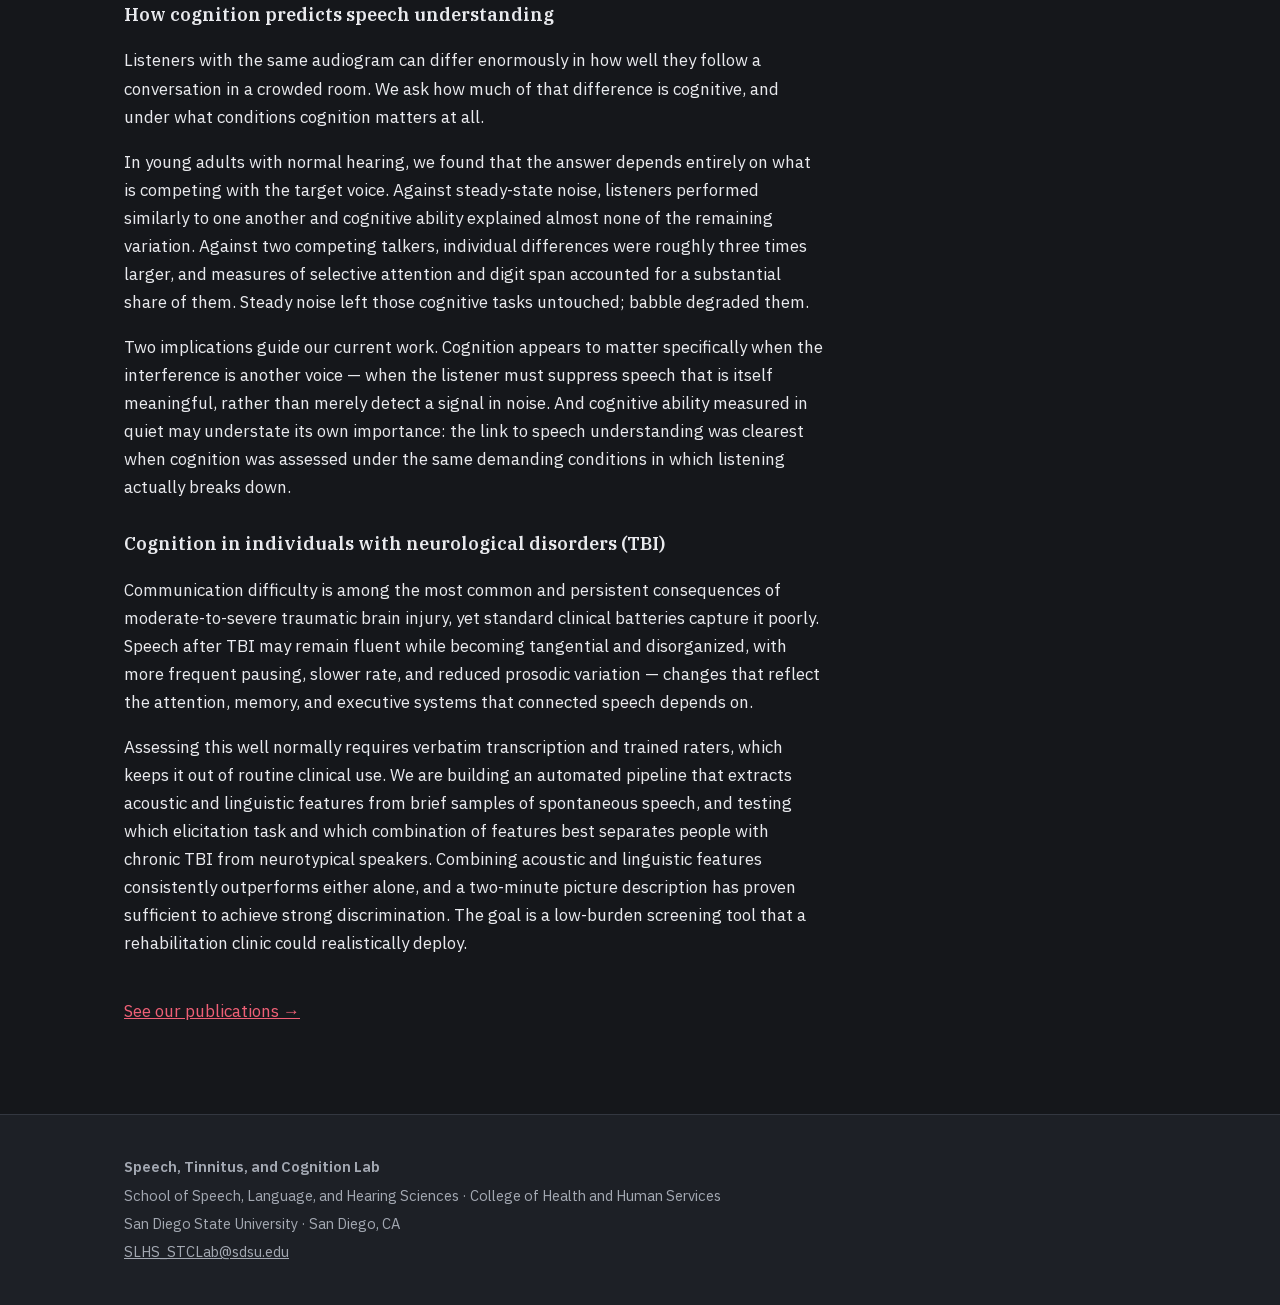
<file: research.html>
<!DOCTYPE html>
<html lang="en">
<head>
<meta charset="utf-8">
<meta name="viewport" content="width=device-width, initial-scale=1">
<title>Research — Speech, Tinnitus, and Cognition Lab</title>
<meta name="description" content="Research at the Speech, Tinnitus, and Cognition Lab at San Diego State University, organized around three topics: speech, tinnitus, and cognition.">
<link rel="icon" href="assets/logo-tile.svg" type="image/svg+xml">
<meta name="theme-color" content="#15171b">
<meta property="og:type" content="website">
<meta property="og:site_name" content="Speech, Tinnitus, and Cognition Lab">
<meta property="og:title" content="Research — Speech, Tinnitus, and Cognition Lab">
<meta property="og:description" content="Research at the Speech, Tinnitus, and Cognition Lab at San Diego State University, organized around three topics: speech, tinnitus, and cognition.">
<meta property="og:url" content="https://kayehere.github.io/STCLAB/research.html">
<meta property="og:image" content="https://kayehere.github.io/STCLAB/assets/og-card.png">
<meta property="og:image:width" content="1200">
<meta property="og:image:height" content="630">
<meta property="og:image:alt" content="Speech, Tinnitus, and Cognition Lab, San Diego State University">
<meta name="twitter:card" content="summary_large_image">
<link rel="stylesheet" href="assets/style.css">
</head>
<body>

<a class="skip-link" href="#main">Skip to content</a>

<header class="site-header">
  <div class="wrap">
    <a class="brand" href="index.html">
      <span class="brand-mark">
        <img src="assets/logo-mark-dark.svg" alt="" width="51" height="30">
      </span>
      <span class="brand-text">
        <strong>Speech, Tinnitus, and Cognition Lab</strong>
        <span class="affil">San Diego State University</span>
      </span>
    </a>
    <nav>
      <a href="index.html">Home</a>
      <a href="research.html" class="active" aria-current="page">Research</a>
      <a href="people.html">People</a>
      <a href="publications.html">Publications</a>
      <a href="join.html">Join Us</a>
    </nav>
  </div>
</header>

<main id="main">
  <div class="wrap">

    <h1>Research</h1>
    <p class="lede">
      The lab investigates the neural and cognitive mechanisms behind two everyday
      difficulties: understanding speech when the world is noisy, and hearing a sound
      that has no source at all. The work runs across three connected strands &mdash;
      speech, tinnitus, and cognition.
    </p>
    <p>
      We combine psychoacoustic testing with electroencephalography (EEG), so that
      behaviour and brain activity &mdash; including biomarkers associated with
      tinnitus &mdash; are measured together. A central goal is translational:
      evaluating whether therapies acting on nicotinic acetylcholine receptors, such
      as FDA-approved nicotine gum, can relieve tinnitus and improve speech
      understanding.
    </p>

    <h2 class="topic">Speech</h2>

    <h3 id="multi-talker">Speech perception in multi-talker environments</h3>
    <p>
      When several people speak at once, listeners rely on differences between
      voices &mdash; where a talker is located, how high or low the voice is, how the
      speech unfolds over time &mdash; to follow the one that matters. We measure how
      much benefit these cues provide, how that benefit changes as competing talkers
      are added, and why some listeners gain far more from them than others.
    </p>

    

    <figure class="subfig">
      <svg viewBox="0 0 600 200" role="img" aria-label="A listener with a target talker directly ahead and two competing talkers at plus and minus 55 degrees."><path class="fx-arc" d="M 172 168 A 128 128 0 0 1 428 168"/><line class="fx-ray" x1="300" y1="168" x2="300" y2="40"/><circle class="fx-dot-red" cx="300" cy="40" r="9"/><text class="fx-t" text-anchor="middle" x="300" y="22">TARGET  0&#176;</text><line class="fx-ray" x1="300" y1="168" x2="195" y2="95"/><circle class="fx-dot-slate" cx="195" cy="95" r="9"/><text class="fx-t" text-anchor="end" x="176" y="99">MASKER  &#8722;55&#176;</text><line class="fx-ray" x1="300" y1="168" x2="405" y2="95"/><circle class="fx-dot-slate" cx="405" cy="95" r="9"/><text class="fx-t" text-anchor="start" x="424" y="99">MASKER  +55&#176;</text><circle class="fx-head" cx="300" cy="168" r="13"/><text class="fx-t" text-anchor="middle" x="300" y="198">LISTENER</text></svg>
      <figcaption>Separating a target voice from competing voices is easier when the talkers sit apart in space. We measure how much benefit that separation buys, and for whom. <em>Schematic.</em></figcaption>
    </figure>

<h3 id="cross-language">Cross-language and cross-linguistic listening</h3>
    <p>
      Most of what we know about speech in noise comes from English. We test whether
      those findings generalize by studying listeners of Mandarin Chinese, Spanish,
      and English, including tone languages in which pitch carries word meaning. The
      question is which aspects of listening in noise are universal properties of the
      auditory system, and which depend on a listener's language experience.
    </p>

    

    <figure class="subfig">
      <svg viewBox="0 0 600 150" role="img" aria-label="The four Mandarin lexical tones drawn as pitch contours: level, rising, dipping and falling."><g transform="translate(25 18)"><path class="fx-line-red" d="M 0 28 L 100 30"/><line class="fx-axis" x1="0" y1="100" x2="100" y2="100"/><text class="fx-t" text-anchor="middle" x="50" y="122">TONE 1</text></g><g transform="translate(170 18)"><path class="fx-line-red" d="M 0 72 C 40 70 62 46 100 24"/><line class="fx-axis" x1="0" y1="100" x2="100" y2="100"/><text class="fx-t" text-anchor="middle" x="50" y="122">TONE 2</text></g><g transform="translate(315 18)"><path class="fx-line-red" d="M 0 52 C 26 86 58 88 100 48"/><line class="fx-axis" x1="0" y1="100" x2="100" y2="100"/><text class="fx-t" text-anchor="middle" x="50" y="122">TONE 3</text></g><g transform="translate(460 18)"><path class="fx-line-red" d="M 0 22 C 34 46 62 70 100 82"/><line class="fx-axis" x1="0" y1="100" x2="100" y2="100"/><text class="fx-t" text-anchor="middle" x="50" y="122">TONE 4</text></g><text class="fx-t" x="25" y="18">PITCH</text></svg>
      <figcaption>In Mandarin, pitch changes the word: the same syllable carries four meanings. Listening in noise may therefore work differently across languages. <em>Schematic.</em></figcaption>
    </figure>

<h3 id="hearing-devices">Hearing loss and hearing devices</h3>
    <p>
      Hearing loss and cochlear implantation reshape the signal a listener has to work
      with. We study how device users perceive speech, how stimulation can be tailored
      to reduce unwanted side effects, and how children and adults with cochlear
      implants perform relative to peers with typical hearing.
    </p>

    

    <figure class="subfig">
      <svg viewBox="0 0 600 215" role="img" aria-label="An audiogram comparing typical hearing with a sloping high-frequency hearing loss."><line class="fx-grid" x1="78" y1="48" x2="556" y2="48"/><text class="fx-t" text-anchor="end" x="69" y="52">0</text><line class="fx-grid" x1="78" y1="88" x2="556" y2="88"/><text class="fx-t" text-anchor="end" x="69" y="92">30</text><line class="fx-grid" x1="78" y1="127" x2="556" y2="127"/><text class="fx-t" text-anchor="end" x="69" y="131">60</text><line class="fx-grid" x1="78" y1="167" x2="556" y2="167"/><text class="fx-t" text-anchor="end" x="69" y="171">90</text><text class="fx-t" text-anchor="middle" x="78" y="189">.25</text><text class="fx-t" text-anchor="middle" x="174" y="189">.5</text><text class="fx-t" text-anchor="middle" x="269" y="189">1</text><text class="fx-t" text-anchor="middle" x="365" y="189">2</text><text class="fx-t" text-anchor="middle" x="460" y="189">4</text><text class="fx-t" text-anchor="middle" x="556" y="189">8</text><path class="fx-line-slate" d="M 78 61 L 174 61 L 269 61 L 365 68 L 460 61 L 556 68"/><circle class="fx-dot-slate" cx="78" cy="61" r="3.5"/><circle class="fx-dot-slate" cx="174" cy="61" r="3.5"/><circle class="fx-dot-slate" cx="269" cy="61" r="3.5"/><circle class="fx-dot-slate" cx="365" cy="68" r="3.5"/><circle class="fx-dot-slate" cx="460" cy="61" r="3.5"/><circle class="fx-dot-slate" cx="556" cy="68" r="3.5"/><path class="fx-line-red" d="M 78 68 L 174 74 L 269 88 L 365 107 L 460 130 L 556 143"/><circle class="fx-dot-red" cx="78" cy="68" r="3.5"/><circle class="fx-dot-red" cx="174" cy="74" r="3.5"/><circle class="fx-dot-red" cx="269" cy="88" r="3.5"/><circle class="fx-dot-red" cx="365" cy="107" r="3.5"/><circle class="fx-dot-red" cx="460" cy="130" r="3.5"/><circle class="fx-dot-red" cx="556" cy="143" r="3.5"/><line class="fx-line-slate" x1="78" y1="18" x2="102" y2="18"/><text class="fx-t" x="110" y="22">TYPICAL HEARING</text><line class="fx-line-red" x1="288" y1="18" x2="312" y2="18"/><text class="fx-t" x="320" y="22">SLOPING LOSS</text><text class="fx-t" text-anchor="middle" x="317" y="205">FREQUENCY (kHz)</text><text class="fx-t" x="6" y="52">dB HL</text></svg>
      <figcaption>Hearing loss usually takes the high frequencies first &mdash; where much of the information distinguishing consonants lives. <em>Schematic.</em></figcaption>
    </figure>

<h3 id="denoising">Speech denoising using deep learning</h3>
    <p>
      Removing noise from a recording is not the same as making it easier to
      understand. We develop and evaluate deep neural networks for speech enhancement
      and speaker separation, working on models that are efficient and robust enough
      for real devices &mdash; and we test their output with human listeners, because
      intelligibility, not a signal-processing score, is what ultimately matters.
    </p>

    

    <figure class="subfig">
      <svg viewBox="0 0 600 200" role="img" aria-label="A target sentence waveform shown alone, then the same sentence buried in eight competing talkers at zero decibels signal to noise ratio."><path class="fx-fill-red" d="M22.0 58.0 L23.9 57.8 L25.7 56.8 L27.6 55.8 L29.5 54.7 L31.4 56.1 L33.2 53.9 L35.1 53.1 L37.0 52.4 L38.9 52.9 L40.7 53.4 L42.6 55.2 L44.5 51.7 L46.3 48.7 L48.2 49.1 L50.1 50.6 L52.0 50.3 L53.8 51.3 L55.7 52.5 L57.6 52.7 L59.5 54.0 L61.3 55.4 L63.2 56.3 L65.1 55.9 L66.9 56.2 L68.8 55.5 L70.7 54.5 L72.6 52.7 L74.4 49.4 L76.3 38.4 L78.2 37.4 L80.1 33.5 L81.9 30.9 L83.8 31.1 L85.7 32.4 L87.6 34.8 L89.4 37.8 L91.3 39.0 L93.2 38.3 L95.0 40.4 L96.9 57.5 L98.8 57.6 L100.7 57.7 L102.5 57.7 L104.4 55.8 L106.3 55.7 L108.2 53.1 L110.0 52.9 L111.9 51.9 L113.8 51.4 L115.6 50.6 L117.5 49.7 L119.4 49.8 L121.3 51.3 L123.1 55.6 L125.0 57.6 L126.9 57.7 L128.8 57.7 L130.6 57.7 L132.5 57.8 L134.4 53.5 L136.2 50.3 L138.1 41.3 L140.0 38.3 L141.9 30.9 L143.7 25.7 L145.6 25.3 L147.5 25.3 L149.4 24.0 L151.2 24.4 L153.1 26.3 L155.0 31.2 L156.8 35.2 L158.7 39.1 L160.6 47.8 L162.5 49.8 L164.3 52.9 L166.2 56.3 L168.1 57.9 L170.0 57.7 L171.8 57.9 L173.7 58.0 L175.6 58.0 L177.5 57.8 L179.3 56.0 L181.2 53.5 L183.1 50.7 L184.9 49.8 L186.8 44.6 L188.7 45.4 L190.6 50.1 L192.4 48.3 L194.3 48.0 L196.2 50.9 L198.1 51.0 L199.9 50.1 L201.8 54.6 L203.7 55.8 L205.5 51.4 L207.4 52.6 L209.3 52.7 L211.2 52.9 L213.0 53.1 L214.9 53.6 L216.8 54.1 L218.7 54.1 L220.5 54.8 L222.4 55.2 L224.3 55.6 L226.1 55.6 L228.0 55.5 L229.9 56.7 L231.8 57.6 L233.6 57.5 L235.5 54.7 L237.4 54.2 L239.3 51.5 L241.1 50.5 L243.0 49.8 L244.9 49.1 L246.7 50.8 L248.6 53.0 L250.5 56.1 L252.4 56.1 L254.2 56.0 L256.1 55.8 L258.0 55.9 L259.9 55.8 L261.7 55.9 L263.6 56.2 L265.5 56.5 L267.4 57.1 L269.2 57.7 L271.1 57.9 L273.0 56.6 L274.8 57.7 L276.7 57.1 L278.6 56.8 L280.5 55.9 L282.3 55.0 L284.2 53.8 L286.1 51.0 L288.0 51.7 L289.8 52.5 L291.7 52.3 L293.6 52.6 L295.4 53.2 L297.3 53.4 L299.2 53.4 L301.1 53.4 L302.9 53.9 L304.8 52.9 L306.7 52.5 L308.6 49.6 L310.4 45.8 L312.3 43.3 L314.2 48.3 L316.0 49.8 L317.9 49.8 L319.8 51.8 L321.7 55.1 L323.5 56.3 L325.4 56.7 L327.3 55.0 L329.2 54.7 L331.0 54.7 L332.9 54.3 L334.8 55.0 L336.6 56.2 L338.5 56.5 L340.4 56.8 L342.3 56.7 L344.1 57.3 L346.0 57.1 L347.9 56.6 L349.8 55.7 L351.6 54.3 L353.5 51.6 L355.4 51.2 L357.3 47.7 L359.1 46.0 L361.0 43.1 L362.9 40.3 L364.7 38.6 L366.6 37.8 L368.5 38.1 L370.4 36.8 L372.2 36.3 L374.1 36.6 L376.0 40.9 L377.9 45.4 L379.7 55.5 L381.6 56.6 L383.5 56.2 L385.3 55.7 L387.2 54.2 L389.1 53.8 L391.0 53.3 L392.8 53.6 L394.7 52.7 L396.6 53.0 L398.5 54.9 L400.3 54.5 L402.2 54.8 L404.1 55.9 L405.9 56.7 L407.8 57.2 L409.7 57.5 L411.6 57.8 L413.4 56.9 L415.3 54.6 L417.2 53.1 L419.1 52.8 L420.9 51.2 L422.8 50.4 L424.7 50.0 L426.5 49.5 L428.4 48.3 L430.3 47.2 L432.2 46.6 L434.0 45.1 L435.9 42.2 L437.8 41.4 L439.7 42.2 L441.5 41.7 L443.4 43.9 L445.3 47.6 L447.2 54.2 L449.0 57.7 L450.9 56.0 L452.8 52.2 L454.6 51.5 L456.5 51.3 L458.4 51.4 L460.3 51.1 L462.1 51.1 L464.0 51.8 L465.9 52.2 L467.8 52.3 L469.6 52.4 L471.5 52.8 L473.4 49.2 L475.2 50.9 L477.1 54.4 L479.0 47.0 L480.9 46.5 L482.7 53.8 L484.6 48.7 L486.5 47.6 L488.4 51.5 L490.2 52.3 L492.1 51.8 L494.0 51.2 L495.8 51.0 L497.7 50.8 L499.6 50.8 L501.5 50.9 L503.3 51.0 L505.2 50.4 L507.1 50.1 L509.0 50.3 L510.8 49.3 L512.7 50.8 L514.6 52.8 L516.4 53.4 L518.3 54.5 L520.2 55.6 L522.1 56.3 L523.9 56.6 L525.8 56.3 L527.7 56.3 L529.6 56.0 L531.4 56.1 L533.3 55.8 L535.2 55.7 L537.1 55.6 L538.9 55.2 L540.8 55.0 L542.7 55.0 L544.5 54.9 L546.4 54.8 L548.3 54.8 L550.2 54.6 L552.0 53.9 L553.9 53.3 L555.8 51.5 L557.7 51.5 L559.5 53.0 L561.4 49.6 L563.3 50.7 L565.1 53.5 L567.0 55.8 L568.9 52.5 L570.8 54.7 L572.6 54.2 L574.5 54.0 L576.4 57.3 L578.3 57.4 L580.1 57.5 L582.0 57.6 L582.0 58.4 L580.1 58.6 L578.3 58.5 L576.4 58.7 L574.5 60.4 L572.6 60.5 L570.8 60.4 L568.9 62.6 L567.0 60.1 L565.1 61.6 L563.3 62.9 L561.4 63.4 L559.5 60.8 L557.7 61.4 L555.8 62.0 L553.9 61.7 L552.0 61.6 L550.2 61.1 L548.3 61.2 L546.4 61.0 L544.5 60.9 L542.7 60.7 L540.8 60.5 L538.9 60.5 L537.1 60.2 L535.2 60.2 L533.3 60.3 L531.4 60.0 L529.6 60.2 L527.7 59.9 L525.8 59.4 L523.9 59.4 L522.1 59.5 L520.2 60.4 L518.3 61.3 L516.4 61.8 L514.6 61.6 L512.7 62.5 L510.8 63.7 L509.0 64.4 L507.1 65.6 L505.2 65.5 L503.3 64.9 L501.5 64.9 L499.6 64.7 L497.7 64.1 L495.8 63.6 L494.0 63.1 L492.1 63.0 L490.2 63.3 L488.4 64.8 L486.5 70.3 L484.6 68.3 L482.7 62.4 L480.9 67.9 L479.0 62.5 L477.1 59.8 L475.2 61.7 L473.4 64.7 L471.5 62.6 L469.6 63.1 L467.8 63.0 L465.9 63.2 L464.0 63.5 L462.1 64.0 L460.3 63.9 L458.4 63.8 L456.5 62.8 L454.6 61.7 L452.8 61.6 L450.9 59.1 L449.0 58.3 L447.2 59.7 L445.3 63.3 L443.4 67.3 L441.5 71.1 L439.7 72.4 L437.8 74.0 L435.9 74.4 L434.0 73.3 L432.2 71.0 L430.3 69.9 L428.4 68.7 L426.5 67.4 L424.7 66.1 L422.8 66.0 L420.9 64.5 L419.1 62.7 L417.2 61.9 L415.3 60.5 L413.4 58.6 L411.6 58.3 L409.7 58.5 L407.8 58.8 L405.9 59.4 L404.1 59.8 L402.2 60.3 L400.3 60.9 L398.5 62.2 L396.6 62.3 L394.7 64.3 L392.8 61.8 L391.0 64.1 L389.1 62.4 L387.2 62.2 L385.3 60.3 L383.5 59.5 L381.6 59.4 L379.7 59.4 L377.9 65.5 L376.0 71.1 L374.1 76.7 L372.2 79.2 L370.4 78.4 L368.5 79.4 L366.6 79.9 L364.7 79.1 L362.9 77.7 L361.0 74.7 L359.1 71.4 L357.3 69.0 L355.4 65.2 L353.5 65.2 L351.6 61.2 L349.8 59.8 L347.9 59.0 L346.0 58.6 L344.1 58.5 L342.3 59.0 L340.4 59.5 L338.5 59.6 L336.6 59.8 L334.8 60.2 L332.9 60.7 L331.0 61.0 L329.2 61.2 L327.3 60.7 L325.4 59.3 L323.5 60.0 L321.7 62.8 L319.8 63.1 L317.9 64.2 L316.0 65.5 L314.2 66.4 L312.3 68.0 L310.4 71.7 L308.6 66.3 L306.7 64.5 L304.8 62.0 L302.9 62.6 L301.1 62.3 L299.2 62.1 L297.3 62.0 L295.4 63.1 L293.6 64.0 L291.7 64.0 L289.8 65.1 L288.0 64.8 L286.1 63.3 L284.2 62.3 L282.3 61.4 L280.5 60.4 L278.6 59.2 L276.7 59.0 L274.8 58.3 L273.0 59.5 L271.1 58.1 L269.2 58.1 L267.4 58.5 L265.5 59.3 L263.6 60.1 L261.7 59.4 L259.9 59.5 L258.0 59.6 L256.1 59.6 L254.2 59.7 L252.4 59.5 L250.5 59.7 L248.6 62.2 L246.7 63.6 L244.9 65.1 L243.0 65.9 L241.1 65.4 L239.3 64.6 L237.4 62.0 L235.5 62.8 L233.6 58.7 L231.8 58.5 L229.9 59.4 L228.0 60.1 L226.1 60.3 L224.3 60.4 L222.4 60.5 L220.5 60.7 L218.7 60.9 L216.8 61.3 L214.9 61.1 L213.0 61.6 L211.2 62.3 L209.3 62.4 L207.4 61.8 L205.5 62.0 L203.7 60.4 L201.8 60.9 L199.9 66.5 L198.1 64.7 L196.2 65.5 L194.3 67.7 L192.4 67.0 L190.6 67.7 L188.7 72.0 L186.8 71.0 L184.9 66.1 L183.1 65.9 L181.2 63.7 L179.3 59.8 L177.5 58.0 L175.6 58.0 L173.7 58.0 L171.8 58.2 L170.0 58.2 L168.1 58.0 L166.2 59.4 L164.3 63.4 L162.5 66.4 L160.6 73.5 L158.7 71.9 L156.8 71.6 L155.0 71.5 L153.1 75.5 L151.2 84.9 L149.4 87.9 L147.5 88.7 L145.6 88.2 L143.7 83.7 L141.9 73.6 L140.0 73.2 L138.1 72.3 L136.2 65.0 L134.4 61.4 L132.5 58.2 L130.6 58.3 L128.8 58.4 L126.9 58.4 L125.0 58.5 L123.1 60.8 L121.3 63.0 L119.4 64.0 L117.5 64.2 L115.6 63.3 L113.8 62.9 L111.9 62.4 L110.0 61.5 L108.2 60.5 L106.3 59.8 L104.4 61.1 L102.5 58.4 L100.7 58.5 L98.8 58.5 L96.9 58.6 L95.0 73.3 L93.2 74.9 L91.3 71.7 L89.4 70.0 L87.6 70.8 L85.7 71.7 L83.8 74.2 L81.9 74.1 L80.1 72.9 L78.2 71.2 L76.3 70.2 L74.4 64.0 L72.6 62.0 L70.7 60.9 L68.8 60.7 L66.9 60.3 L65.1 60.1 L63.2 59.8 L61.3 61.1 L59.5 61.4 L57.6 61.8 L55.7 63.5 L53.8 65.9 L52.0 65.5 L50.1 66.2 L48.2 66.0 L46.3 66.2 L44.5 63.8 L42.6 60.2 L40.7 61.2 L38.9 62.7 L37.0 65.8 L35.1 62.2 L33.2 62.2 L31.4 60.2 L29.5 60.6 L27.6 59.3 L25.7 59.4 L23.9 58.2 L22.0 58.0 Z"/><path class="fx-fill-slate" d="M22.0 149.9 L23.9 149.8 L25.7 149.1 L27.6 148.4 L29.5 147.6 L31.4 148.6 L33.2 147.0 L35.1 146.5 L37.0 145.9 L38.9 146.3 L40.7 146.7 L42.6 148.0 L44.5 145.5 L46.3 143.0 L48.2 143.4 L50.1 144.5 L52.0 143.7 L53.8 143.6 L55.7 144.7 L57.6 143.9 L59.5 145.7 L61.3 145.6 L63.2 145.9 L65.1 147.0 L66.9 146.7 L68.8 143.7 L70.7 144.7 L72.6 142.2 L74.4 142.0 L76.3 132.2 L78.2 134.9 L80.1 131.2 L81.9 129.8 L83.8 129.1 L85.7 127.6 L87.6 131.9 L89.4 130.4 L91.3 130.9 L93.2 131.0 L95.0 126.8 L96.9 136.1 L98.8 135.9 L100.7 133.1 L102.5 139.4 L104.4 131.2 L106.3 134.6 L108.2 142.3 L110.0 140.9 L111.9 142.5 L113.8 141.3 L115.6 140.3 L117.5 138.2 L119.4 141.1 L121.3 142.9 L123.1 146.2 L125.0 148.1 L126.9 142.3 L128.8 144.3 L130.6 143.8 L132.5 145.7 L134.4 141.0 L136.2 141.4 L138.1 135.9 L140.0 134.8 L141.9 130.6 L143.7 121.3 L145.6 122.9 L147.5 117.7 L149.4 116.0 L151.2 121.3 L153.1 128.3 L155.0 125.1 L156.8 129.9 L158.7 126.9 L160.6 132.2 L162.5 135.4 L164.3 136.2 L166.2 130.4 L168.1 131.7 L170.0 137.4 L171.8 132.3 L173.7 130.3 L175.6 133.8 L177.5 139.9 L179.3 141.9 L181.2 145.0 L183.1 142.5 L184.9 140.9 L186.8 137.3 L188.7 135.8 L190.6 135.3 L192.4 137.7 L194.3 137.6 L196.2 137.2 L198.1 140.5 L199.9 136.8 L201.8 139.8 L203.7 140.1 L205.5 138.0 L207.4 141.9 L209.3 142.0 L211.2 140.7 L213.0 143.0 L214.9 145.8 L216.8 146.5 L218.7 144.8 L220.5 145.5 L222.4 143.1 L224.3 143.5 L226.1 145.2 L228.0 142.2 L229.9 144.1 L231.8 146.2 L233.6 145.2 L235.5 143.8 L237.4 143.6 L239.3 141.4 L241.1 142.7 L243.0 138.1 L244.9 136.6 L246.7 137.0 L248.6 139.2 L250.5 141.4 L252.4 139.6 L254.2 139.8 L256.1 140.4 L258.0 140.0 L259.9 141.6 L261.7 139.9 L263.6 139.4 L265.5 142.0 L267.4 143.4 L269.2 140.2 L271.1 143.5 L273.0 145.5 L274.8 143.4 L276.7 143.7 L278.6 144.2 L280.5 144.7 L282.3 144.4 L284.2 145.6 L286.1 143.4 L288.0 144.2 L289.8 145.3 L291.7 145.4 L293.6 146.1 L295.4 144.5 L297.3 145.9 L299.2 144.9 L301.1 144.9 L302.9 145.0 L304.8 145.4 L306.7 144.7 L308.6 143.7 L310.4 141.0 L312.3 139.0 L314.2 140.3 L316.0 142.0 L317.9 140.9 L319.8 142.8 L321.7 143.7 L323.5 145.6 L325.4 143.9 L327.3 145.1 L329.2 144.3 L331.0 144.8 L332.9 142.9 L334.8 143.7 L336.6 145.3 L338.5 143.6 L340.4 142.3 L342.3 144.5 L344.1 140.6 L346.0 140.6 L347.9 141.1 L349.8 140.5 L351.6 138.2 L353.5 138.1 L355.4 135.0 L357.3 135.3 L359.1 125.9 L361.0 132.2 L362.9 136.6 L364.7 130.4 L366.6 135.0 L368.5 133.6 L370.4 134.2 L372.2 133.6 L374.1 134.7 L376.0 136.8 L377.9 141.8 L379.7 146.3 L381.6 146.9 L383.5 146.5 L385.3 144.6 L387.2 143.2 L389.1 144.8 L391.0 141.1 L392.8 142.3 L394.7 143.2 L396.6 143.8 L398.5 139.6 L400.3 139.8 L402.2 143.7 L404.1 143.9 L405.9 144.3 L407.8 142.5 L409.7 141.5 L411.6 141.3 L413.4 139.7 L415.3 135.8 L417.2 142.3 L419.1 141.0 L420.9 140.9 L422.8 139.8 L424.7 139.7 L426.5 141.1 L428.4 137.9 L430.3 133.8 L432.2 137.2 L434.0 136.7 L435.9 134.9 L437.8 133.7 L439.7 139.2 L441.5 134.9 L443.4 138.1 L445.3 142.4 L447.2 142.1 L449.0 143.0 L450.9 141.8 L452.8 141.2 L454.6 138.6 L456.5 136.1 L458.4 141.6 L460.3 141.5 L462.1 143.5 L464.0 141.9 L465.9 143.0 L467.8 140.7 L469.6 141.9 L471.5 144.2 L473.4 143.2 L475.2 144.8 L477.1 146.5 L479.0 144.2 L480.9 142.0 L482.7 146.2 L484.6 141.0 L486.5 141.6 L488.4 140.1 L490.2 145.3 L492.1 143.3 L494.0 143.4 L495.8 138.7 L497.7 136.0 L499.6 142.1 L501.5 140.8 L503.3 139.1 L505.2 142.1 L507.1 142.9 L509.0 141.3 L510.8 136.6 L512.7 143.8 L514.6 144.3 L516.4 144.5 L518.3 145.3 L520.2 143.9 L522.1 146.0 L523.9 146.2 L525.8 144.7 L527.7 144.6 L529.6 143.7 L531.4 143.9 L533.3 142.0 L535.2 145.3 L537.1 144.8 L538.9 143.6 L540.8 143.8 L542.7 145.3 L544.5 145.1 L546.4 144.4 L548.3 143.8 L550.2 144.1 L552.0 142.9 L553.9 143.6 L555.8 143.4 L557.7 142.3 L559.5 145.1 L561.4 143.6 L563.3 142.0 L565.1 142.2 L567.0 146.2 L568.9 144.4 L570.8 145.9 L572.6 144.7 L574.5 146.2 L576.4 146.4 L578.3 142.9 L580.1 143.6 L582.0 144.0 L582.0 155.2 L580.1 155.3 L578.3 156.0 L576.4 155.2 L574.5 155.2 L572.6 154.7 L570.8 154.6 L568.9 154.6 L567.0 153.6 L565.1 154.7 L563.3 155.0 L561.4 155.1 L559.5 154.7 L557.7 155.8 L555.8 156.0 L553.9 157.6 L552.0 157.1 L550.2 156.8 L548.3 156.2 L546.4 156.5 L544.5 155.4 L542.7 156.2 L540.8 156.2 L538.9 157.1 L537.1 157.7 L535.2 156.5 L533.3 154.7 L531.4 153.5 L529.6 153.6 L527.7 154.4 L525.8 153.4 L523.9 154.4 L522.1 153.0 L520.2 155.3 L518.3 154.2 L516.4 154.2 L514.6 154.6 L512.7 154.4 L510.8 156.2 L509.0 155.9 L507.1 158.1 L505.2 156.2 L503.3 157.1 L501.5 157.9 L499.6 159.0 L497.7 161.1 L495.8 163.7 L494.0 155.4 L492.1 156.9 L490.2 154.3 L488.4 160.2 L486.5 161.3 L484.6 156.1 L482.7 153.8 L480.9 158.7 L479.0 155.5 L477.1 153.4 L475.2 154.4 L473.4 154.3 L471.5 154.6 L469.6 157.6 L467.8 157.6 L465.9 157.3 L464.0 159.9 L462.1 156.5 L460.3 157.7 L458.4 160.2 L456.5 160.2 L454.6 159.8 L452.8 159.6 L450.9 160.5 L449.0 155.8 L447.2 156.3 L445.3 157.4 L443.4 158.8 L441.5 163.8 L439.7 159.7 L437.8 164.2 L435.9 163.7 L434.0 162.2 L432.2 157.8 L430.3 164.4 L428.4 162.1 L426.5 161.6 L424.7 160.0 L422.8 159.4 L420.9 158.6 L419.1 158.6 L417.2 157.7 L415.3 160.5 L413.4 158.0 L411.6 161.6 L409.7 159.0 L407.8 157.0 L405.9 157.2 L404.1 158.6 L402.2 157.0 L400.3 160.2 L398.5 159.7 L396.6 159.6 L394.7 158.2 L392.8 157.1 L391.0 155.7 L389.1 155.7 L387.2 155.3 L385.3 155.8 L383.5 154.1 L381.6 153.5 L379.7 153.8 L377.9 157.2 L376.0 161.2 L374.1 163.0 L372.2 164.9 L370.4 165.7 L368.5 165.7 L366.6 167.7 L364.7 170.9 L362.9 165.2 L361.0 167.3 L359.1 170.8 L357.3 166.6 L355.4 167.9 L353.5 164.9 L351.6 163.9 L349.8 158.2 L347.9 158.9 L346.0 157.0 L344.1 157.0 L342.3 157.1 L340.4 155.0 L338.5 157.5 L336.6 155.3 L334.8 157.1 L332.9 154.8 L331.0 154.8 L329.2 154.1 L327.3 154.6 L325.4 154.8 L323.5 153.6 L321.7 155.9 L319.8 157.3 L317.9 156.8 L316.0 157.2 L314.2 157.3 L312.3 157.5 L310.4 160.7 L308.6 155.3 L306.7 155.3 L304.8 154.4 L302.9 155.2 L301.1 154.7 L299.2 155.5 L297.3 154.6 L295.4 154.3 L293.6 155.6 L291.7 154.7 L289.8 155.4 L288.0 156.6 L286.1 156.1 L284.2 154.1 L282.3 154.2 L280.5 154.9 L278.6 154.3 L276.7 153.4 L274.8 153.9 L273.0 154.8 L271.1 154.4 L269.2 153.7 L267.4 156.4 L265.5 155.7 L263.6 155.4 L261.7 154.8 L259.9 155.2 L258.0 154.8 L256.1 154.9 L254.2 154.4 L252.4 155.6 L250.5 155.1 L248.6 154.8 L246.7 158.5 L244.9 157.9 L243.0 159.2 L241.1 156.5 L239.3 157.7 L237.4 154.8 L235.5 154.2 L233.6 153.7 L231.8 153.3 L229.9 154.9 L228.0 156.2 L226.1 153.5 L224.3 154.8 L222.4 153.7 L220.5 154.6 L218.7 153.7 L216.8 155.2 L214.9 154.6 L213.0 156.0 L211.2 156.8 L209.3 157.2 L207.4 155.6 L205.5 157.9 L203.7 158.1 L201.8 159.2 L199.9 157.4 L198.1 163.3 L196.2 158.2 L194.3 161.8 L192.4 162.3 L190.6 162.2 L188.7 164.0 L186.8 163.8 L184.9 159.1 L183.1 159.5 L181.2 154.6 L179.3 157.0 L177.5 157.3 L175.6 158.6 L173.7 167.4 L171.8 164.3 L170.0 168.9 L168.1 169.2 L166.2 167.4 L164.3 161.3 L162.5 166.9 L160.6 162.1 L158.7 169.0 L156.8 164.2 L155.0 167.4 L153.1 166.2 L151.2 173.2 L149.4 174.5 L147.5 177.5 L145.6 172.0 L143.7 168.1 L141.9 165.0 L140.0 163.2 L138.1 158.9 L136.2 157.7 L134.4 154.9 L132.5 155.2 L130.6 154.1 L128.8 153.8 L126.9 153.6 L125.0 153.0 L123.1 153.2 L121.3 154.2 L119.4 157.9 L117.5 156.9 L115.6 156.1 L113.8 155.6 L111.9 156.4 L110.0 159.8 L108.2 157.5 L106.3 160.3 L104.4 159.2 L102.5 161.1 L100.7 163.2 L98.8 161.1 L96.9 160.0 L95.0 165.7 L93.2 166.1 L91.3 164.7 L89.4 163.0 L87.6 161.9 L85.7 163.4 L83.8 163.2 L81.9 161.8 L80.1 162.1 L78.2 160.9 L76.3 158.0 L74.4 156.6 L72.6 155.9 L70.7 154.4 L68.8 155.6 L66.9 153.6 L65.1 153.2 L63.2 153.7 L61.3 153.6 L59.5 153.7 L57.6 154.2 L55.7 155.0 L53.8 155.7 L52.0 157.0 L50.1 157.1 L48.2 156.7 L46.3 156.5 L44.5 154.0 L42.6 151.6 L40.7 152.3 L38.9 153.3 L37.0 155.6 L35.1 153.0 L33.2 153.0 L31.4 151.6 L29.5 151.8 L27.6 151.0 L25.7 151.0 L23.9 150.1 L22.0 150.0 Z"/><text class="fx-t" x="22" y="16">TARGET SENTENCE ALONE</text><text class="fx-t" x="22" y="108">SAME SENTENCE + 8 TALKERS (0 dB SNR)</text></svg>
      <figcaption>A real sentence alone, then the same sentence mixed with eight competing talkers at equal level. Recovering the top trace from the bottom one is the problem our models are trained on.</figcaption>
    </figure>

<h2 class="topic">Tinnitus</h2>

    <p>
      Tinnitus &mdash; the perception of sound without an external source &mdash; is
      common, poorly understood, and difficult to treat. We work on both halves of the
      problem: what gives rise to the percept and its downstream costs, and what can
      actually be done to relieve them.
    </p>

    <h3 id="tinnitus-mechanisms">Mechanisms</h3>
    <p>
      Tinnitus rarely arrives alone. It often accompanies hearing loss, and many people
      with tinnitus report difficulty concentrating and following conversation in noisy
      rooms &mdash; difficulties that are not explained by the audiogram. We ask what
      links the percept to these everyday costs.
    </p>
    <p>
      One line of work compares the cognitive profile of listeners with tinnitus to that
      of people with other attention-related conditions, testing whether the same
      cognitive factors predict speech-in-babble recognition across groups. If the
      predictors are shared, the listening difficulty in tinnitus may be an attentional
      problem as much as an auditory one. A second line uses EEG to characterize how the
      brain responds to different noise backgrounds, applying machine-learning analysis
      to identify the spectral and spatial patterns that distinguish them.
    </p>

    

    <figure class="subfig">
      <svg viewBox="0 0 600 190" role="img" aria-label="A frequency axis showing no external sound energy, alongside a narrow peak representing the tinnitus percept."><line class="fx-axis" x1="80" y1="140" x2="552" y2="140"/><path class="fx-line-slate" d="M 80 138 L 552 138"/><path class="fx-fill-red" d="M 327 140 C 353 140 359 46 373 46 C 387 46 393 140 419 140 Z"/><text class="fx-t" x="84" y="128">NO EXTERNAL SOUND</text><text class="fx-t" text-anchor="middle" x="373" y="36">PERCEIVED TONE</text><text class="fx-t" text-anchor="middle" x="316" y="172">FREQUENCY</text><text class="fx-t" x="6" y="60">LEVEL</text></svg>
      <figcaption>Tinnitus is a sound the listener hears with nothing arriving at the ear &mdash; a percept without a stimulus. <em>Schematic.</em></figcaption>
    </figure>

<h3 id="tinnitus-intervention">Intervention</h3>
    <p>
      Our main intervention project asks whether nicotine, a cholinergic agent that
      sharpens auditory attention, can reduce tinnitus and improve the cognitive and
      speech performance that tinnitus disrupts. We are examining dosage-dependent
      effects on both tinnitus perception and listening performance.
    </p>
    <p>
      We also work on tinnitus that is caused or worsened by hearing devices. Cochlear
      implantation can exacerbate tinnitus in the opposite ear, and we develop
      customized stimulation strategies that reduce this and other side effects without
      sacrificing speech understanding &mdash; an approach aimed at what clinicians can
      change in the clinic, for patients who have already been implanted.
    </p>

    

    <figure class="subfig">
      <svg viewBox="0 0 640 400" xmlns="http://www.w3.org/2000/svg" role="img" aria-label="A lateral view of the brain with the frontal, parietal, temporal and occipital lobes shaded separately and gyri drawn, showing the ascending auditory pathway from cochlea to auditory cortex with each stage shaded by nicotinic acetylcholine receptor density, and the basal forebrain and pontomesencephalic cholinergic nuclei projecting to cortex and thalamus."><path class="fx-lobe fx-pale" d="M 373.2 257.3 L 375.7 255.8 L 378.4 254.5 L 381.5 253.4 L 383.4 250.3 L 386.1 247.9 L 389.7 247.8 L 393.0 247.3 L 396.1 246.9 L 399.2 245.0 L 402.8 244.3 L 406.4 246.3 L 410.0 246.9 L 413.7 247.2 L 417.6 246.9 L 421.2 247.7 L 423.6 250.9 L 426.6 252.3 L 430.0 253.2 L 433.3 254.8 L 436.0 257.0 L 437.2 260.9 L 439.7 263.1 L 442.9 264.9 L 444.6 267.7 L 445.7 270.8 L 445.4 274.4 L 446.9 277.5 L 449.3 280.6 L 449.0 284.2 L 448.5 287.6 L 447.4 290.8 L 447.7 293.9 L 448.6 297.5 L 446.2 300.1 L 444.0 302.8 L 442.2 305.6 L 440.9 308.8 L 439.9 312.4 L 436.4 313.8 L 433.4 315.2 L 431.1 317.6 L 428.5 320.1 L 425.6 322.6 L 421.5 322.5 L 417.8 322.9 L 414.7 325.2 L 411.3 326.3 L 408.0 326.9 L 404.9 325.3 L 401.8 324.3 L 398.2 325.4 L 394.9 324.6 L 391.9 323.0 L 389.5 320.6 L 387.0 318.8 L 383.4 318.7 L 381.3 316.7 L 380.1 313.8 L 378.9 311.0 L 377.4 308.5 L 374.3 306.7 L 373.4 303.7 L 373.7 300.4 L 372.6 297.8 L 371.4 295.2 L 369.0 292.9 L 368.9 289.9 L 370.0 286.7 L 368.9 284.0 L 367.9 281.3 L 366.9 278.6 L 367.7 276.0 L 369.6 273.6 L 368.6 271.1 L 368.2 268.6 L 368.6 266.2 L 370.2 264.1 L 372.4 262.7 L 372.3 259.9 Z"/><path class="fx-gyrus" d="M 380 268 C 396 258 420 259 438 270"/><path class="fx-gyrus" d="M 378 284 C 394 276 420 277 444 286"/><path class="fx-gyrus" d="M 382 300 C 396 294 416 294 434 302"/><path class="fx-gyrus" d="M 388 314 C 400 309 414 309 426 315"/><path class="fx-lobe fx-pale" d="M 338.0 226.0 L 335.8 228.0 L 334.3 230.7 L 333.5 233.9 L 333.0 237.5 L 332.8 241.3 L 332.7 245.0 L 332.4 248.7 L 332.0 252.0 L 331.3 255.1 L 330.6 258.1 L 329.9 261.1 L 329.2 264.1 L 328.7 267.1 L 328.2 270.0 L 328.0 273.0 L 328.0 276.0 L 328.3 279.0 L 328.8 282.0 L 329.5 285.0 L 330.4 288.0 L 331.3 291.0 L 332.3 294.0 L 333.2 297.0 L 334.0 300.0 L 334.8 303.0 L 335.5 306.0 L 336.3 308.9 L 337.1 311.9 L 337.9 314.9 L 338.6 317.9 L 339.3 320.9 L 340.0 324.0 L 340.4 327.3 L 340.6 331.0 L 340.6 334.7 L 340.6 338.5 L 340.8 342.1 L 341.4 345.3 L 342.4 348.0 L 344.0 350.0 L 346.6 351.4 L 350.0 352.4 L 354.1 353.0 L 358.4 353.2 L 362.6 353.0 L 366.5 352.4 L 369.8 351.4 L 372.0 350.0 L 373.2 348.0 L 373.6 345.3 L 373.4 342.1 L 372.9 338.5 L 372.1 334.7 L 371.2 331.0 L 370.5 327.3 L 370.0 324.0 L 369.7 320.9 L 369.4 317.9 L 369.1 314.9 L 368.8 311.9 L 368.5 308.9 L 368.2 306.0 L 368.1 303.0 L 368.0 300.0 L 368.0 297.0 L 368.2 294.0 L 368.4 291.0 L 368.6 288.0 L 368.9 285.0 L 369.3 282.0 L 369.6 279.0 L 370.0 276.0 L 370.4 273.0 L 371.0 270.0 L 371.5 267.1 L 372.1 264.1 L 372.7 261.1 L 373.2 258.1 L 373.7 255.1 L 374.0 252.0 L 374.4 248.7 L 375.1 245.0 L 375.9 241.3 L 376.5 237.5 L 376.8 233.9 L 376.6 230.7 L 375.8 228.0 L 374.0 226.0 L 371.0 224.6 L 366.8 223.6 L 361.8 223.0 L 356.4 222.8 L 350.9 223.0 L 345.7 223.6 L 341.3 224.6 Z"/><path class="fx-lobe fx-lobe-t" d="M 418.0 211.7 L 415.4 214.5 L 413.4 218.4 L 411.3 222.5 L 408.6 226.1 L 405.5 229.4 L 402.0 232.3 L 397.9 233.9 L 392.9 233.9 L 387.7 233.1 L 383.1 233.3 L 379.0 235.0 L 374.9 236.9 L 370.5 237.9 L 365.8 238.2 L 361.4 239.3 L 357.3 241.6 L 353.3 244.3 L 349.3 247.0 L 345.3 249.9 L 341.2 253.0 L 336.8 254.9 L 332.0 254.7 L 326.9 252.9 L 321.9 251.4 L 317.2 251.5 L 312.5 252.1 L 307.8 252.0 L 303.0 251.1 L 298.2 250.4 L 293.5 250.7 L 288.8 251.3 L 284.1 252.1 L 279.2 253.6 L 274.2 255.8 L 269.0 257.6 L 264.1 257.2 L 259.5 254.6 L 255.1 251.6 L 250.6 249.6 L 245.9 248.2 L 241.4 246.3 L 237.1 243.6 L 232.7 240.9 L 228.2 238.7 L 223.8 236.7 L 219.5 234.7 L 215.1 233.6 L 210.1 233.8 L 204.9 234.3 L 200.5 233.4 L 197.7 230.6 L 195.9 226.9 L 194.0 223.6 L 191.8 220.7 L 189.8 217.5 L 188.2 213.8 L 186.7 209.9 L 184.9 206.1 L 183.2 202.0 L 181.9 197.7 L 180.0 193.9 L 176.5 191.1 L 171.7 189.3 L 167.4 187.5 L 167.4 187.5 L 170.5 188.6 L 174.6 190.2 L 179.5 192.1 L 185.0 194.2 L 190.7 196.4 L 196.7 198.5 L 202.5 200.4 L 208.0 202.0 L 213.3 203.4 L 218.7 204.6 L 224.2 205.8 L 229.7 206.9 L 235.2 207.9 L 240.8 208.7 L 246.4 209.4 L 252.0 210.0 L 257.6 210.5 L 263.3 210.8 L 268.9 211.1 L 274.6 211.2 L 280.4 211.2 L 286.2 211.0 L 292.0 210.6 L 298.0 210.0 L 304.0 209.1 L 310.2 208.0 L 316.4 206.6 L 322.6 205.1 L 328.9 203.5 L 335.3 201.7 L 341.6 199.9 L 348.0 198.0 L 354.8 195.9 L 362.1 193.5 L 369.6 190.9 L 377.1 188.2 L 384.2 185.7 L 390.6 183.4 L 396.0 181.4 L 400.0 180.0 L 418.0 211.7 L 417.4 210.7 L 416.6 209.3 L 415.7 207.7 L 414.6 206.0 L 413.5 204.1 L 412.3 202.0 L 411.2 200.0 L 410.0 198.0 L 408.8 196.0 L 407.5 194.0 L 406.0 192.0 L 404.6 189.9 L 403.3 187.7 L 402.0 185.3 L 400.9 182.8 L 400.0 180.0 Z"/><path class="fx-lobe fx-lobe-o" d="M 380.3 69.9 L 384.9 72.5 L 388.3 76.8 L 391.3 81.5 L 394.3 85.9 L 397.2 90.3 L 400.0 94.4 L 403.5 97.8 L 407.9 100.1 L 412.5 102.5 L 416.5 105.8 L 419.6 109.9 L 422.9 113.8 L 427.4 116.9 L 432.2 119.9 L 435.9 123.5 L 437.9 127.9 L 438.8 132.7 L 439.3 137.5 L 439.0 142.3 L 438.2 147.0 L 438.0 151.2 L 439.2 154.9 L 441.3 158.4 L 442.5 162.1 L 442.3 165.9 L 441.9 169.7 L 442.7 173.6 L 444.3 178.0 L 445.3 182.4 L 444.9 186.5 L 443.5 190.3 L 441.4 193.6 L 438.3 196.2 L 434.1 197.9 L 430.2 199.3 L 427.7 201.5 L 426.1 204.6 L 424.1 207.6 L 421.2 209.7 L 418.0 211.7 L 418.0 211.7 L 417.4 210.7 L 416.6 209.3 L 415.7 207.7 L 414.6 206.0 L 413.5 204.1 L 412.3 202.0 L 411.2 200.0 L 410.0 198.0 L 408.8 196.0 L 407.5 194.0 L 406.0 192.0 L 404.6 189.9 L 403.3 187.7 L 402.0 185.3 L 400.9 182.8 L 400.0 180.0 L 399.4 177.1 L 399.0 174.0 L 398.8 170.8 L 398.8 167.4 L 398.7 163.8 L 398.6 160.1 L 398.4 156.1 L 398.0 152.0 L 397.5 147.6 L 396.9 142.9 L 396.3 138.0 L 395.6 132.9 L 394.8 127.7 L 394.0 122.4 L 393.1 117.2 L 392.0 112.0 L 390.7 106.5 L 389.2 100.6 L 387.5 94.5 L 385.8 88.4 L 384.1 82.7 L 382.5 77.5 L 381.2 73.1 L 380.3 69.9 Z"/><path class="fx-lobe fx-lobe-p" d="M 264.5 52.4 L 268.7 51.4 L 272.7 50.2 L 276.7 48.6 L 280.7 46.6 L 284.9 45.3 L 289.2 45.4 L 293.6 45.9 L 298.3 45.7 L 303.4 44.9 L 308.5 45.1 L 313.3 47.6 L 317.7 51.6 L 322.2 55.3 L 326.9 58.1 L 331.8 60.3 L 336.7 62.0 L 342.0 62.9 L 347.7 62.9 L 353.4 63.1 L 358.7 64.5 L 363.7 66.8 L 369.0 68.3 L 374.7 68.9 L 380.3 69.9 L 380.3 69.9 L 381.2 73.1 L 382.5 77.5 L 384.1 82.7 L 385.8 88.4 L 387.5 94.5 L 389.2 100.6 L 390.7 106.5 L 392.0 112.0 L 393.1 117.2 L 394.0 122.4 L 394.8 127.7 L 395.6 132.9 L 396.3 138.0 L 396.9 142.9 L 397.5 147.6 L 398.0 152.0 L 398.4 156.1 L 398.6 160.1 L 398.7 163.8 L 398.8 167.4 L 398.8 170.8 L 399.0 174.0 L 399.4 177.1 L 400.0 180.0 L 400.0 180.0 L 396.0 181.4 L 390.6 183.4 L 384.2 185.7 L 377.1 188.2 L 369.6 190.9 L 362.1 193.5 L 354.8 195.9 L 348.0 198.0 L 341.6 199.9 L 335.3 201.7 L 328.9 203.5 L 322.6 205.1 L 316.4 206.6 L 310.2 208.0 L 304.0 209.1 L 298.0 210.0 L 292.0 210.6 L 286.2 211.0 L 280.4 211.2 L 274.6 211.2 L 268.9 211.1 L 263.3 210.8 L 257.6 210.5 L 252.0 210.0 L 246.4 209.4 L 240.8 208.7 L 235.2 207.9 L 229.7 206.9 L 229.7 206.9 L 230.3 202.3 L 231.1 196.2 L 232.0 188.8 L 233.1 180.7 L 234.2 172.2 L 235.5 163.6 L 236.7 155.4 L 238.0 148.0 L 239.3 141.1 L 240.7 134.3 L 242.1 127.6 L 243.6 121.0 L 245.2 114.6 L 246.7 108.2 L 248.4 102.0 L 250.0 96.0 L 251.8 89.9 L 253.8 83.5 L 255.9 77.1 L 258.0 71.0 L 260.0 65.2 L 261.9 60.1 L 263.4 55.7 L 264.5 52.4 Z"/><path class="fx-lobe fx-lobe-f" d="M 167.4 187.5 L 165.0 184.9 L 164.0 181.8 L 163.2 178.9 L 162.1 176.4 L 161.4 173.8 L 161.3 171.0 L 161.1 168.3 L 160.5 165.7 L 160.0 163.0 L 159.8 159.8 L 159.5 156.9 L 158.0 155.5 L 154.9 155.5 L 151.2 155.2 L 148.5 153.4 L 147.3 150.4 L 146.9 146.8 L 146.6 142.9 L 147.1 138.7 L 148.3 134.3 L 149.7 130.0 L 150.8 125.7 L 152.5 121.7 L 155.5 118.5 L 159.2 115.8 L 161.7 113.1 L 162.1 109.6 L 161.5 105.4 L 161.4 101.3 L 162.4 97.5 L 163.9 93.8 L 165.8 90.1 L 168.6 86.8 L 172.1 84.1 L 175.9 81.4 L 179.4 78.4 L 183.2 75.5 L 187.9 74.1 L 193.3 74.1 L 198.4 74.0 L 202.3 72.4 L 205.4 69.4 L 208.5 66.1 L 211.9 63.1 L 215.4 60.1 L 219.0 57.2 L 222.9 54.9 L 227.2 53.6 L 231.7 52.6 L 236.0 50.7 L 240.4 48.6 L 245.2 48.0 L 250.3 49.4 L 255.5 51.7 L 260.2 52.8 L 264.5 52.4 L 264.5 52.4 L 263.4 55.7 L 261.9 60.1 L 260.0 65.2 L 258.0 71.0 L 255.9 77.1 L 253.8 83.5 L 251.8 89.9 L 250.0 96.0 L 248.4 102.0 L 246.7 108.2 L 245.2 114.6 L 243.6 121.0 L 242.1 127.6 L 240.7 134.3 L 239.3 141.1 L 238.0 148.0 L 236.7 155.4 L 235.5 163.6 L 234.2 172.2 L 233.1 180.7 L 232.0 188.8 L 231.1 196.2 L 230.3 202.3 L 229.7 206.9 L 229.7 206.9 L 224.2 205.8 L 218.7 204.6 L 213.3 203.4 L 208.0 202.0 L 202.5 200.4 L 196.7 198.5 L 190.7 196.4 L 185.0 194.2 L 179.5 192.1 L 174.6 190.2 L 170.5 188.6 L 167.4 187.5 Z"/><path class="fx-gyrus" d="M 161.7 113.1 L 171.2 124.0 L 185.8 124.3"/><path class="fx-gyrus" d="M 189.3 108.5 L 202.6 115.1 L 204.5 124.3"/><path class="fx-gyrus" d="M 175.9 81.4 L 177.8 93.6 L 189.2 98.3"/><path class="fx-gyrus" d="M 226.8 90.4 L 240.3 96.7 L 242.5 105.9"/><path class="fx-gyrus" d="M 202.3 72.4 L 217.7 79.9 L 218.3 96.9"/><path class="fx-gyrus" d="M 235.0 82.6 L 243.4 94.9 L 240.6 103.9"/><path class="fx-gyrus" d="M 231.7 52.6 L 242.3 58.9 L 237.6 70.3"/><path class="fx-gyrus" d="M 269.3 82.0 L 276.5 95.1 L 272.8 103.8"/><path class="fx-gyrus" d="M 264.5 52.4 L 264.5 67.6 L 269.3 82.0"/><path class="fx-gyrus" d="M 292.5 75.9 L 296.9 90.1 L 291.6 97.9"/><path class="fx-gyrus" d="M 293.6 45.9 L 284.3 54.6 L 292.9 64.0"/><path class="fx-gyrus" d="M 313.1 84.7 L 311.1 99.5 L 303.0 104.3"/><path class="fx-gyrus" d="M 336.7 62.0 L 325.4 69.9 L 331.5 82.3"/><path class="fx-gyrus" d="M 370.7 98.6 L 373.8 113.2 L 367.8 120.5"/><path class="fx-gyrus" d="M 363.7 66.8 L 368.4 79.1 L 356.8 85.4"/><path class="fx-gyrus" d="M 369.3 102.5 L 360.4 114.4 L 350.9 114.6"/><path class="fx-gyrus" d="M 403.5 97.8 L 401.9 108.0 L 392.6 112.6"/><path class="fx-gyrus" d="M 413.8 143.6 L 409.2 157.7 L 400.3 160.9"/><path class="fx-gyrus" d="M 419.6 109.9 L 406.0 111.7 L 401.4 124.6"/><path class="fx-gyrus" d="M 409.3 138.0 L 395.3 143.2 L 387.3 138.3"/><path class="fx-gyrus" d="M 438.0 151.2 L 427.4 150.9 L 417.3 154.0"/><path class="fx-gyrus" d="M 415.5 186.4 L 403.5 195.2 L 394.4 192.7"/><path class="fx-gyrus" d="M 441.9 169.7 L 431.9 168.7 L 422.0 170.8"/><path class="fx-gyrus" d="M 423.1 170.3 L 411.7 160.8 L 412.0 151.3"/><path class="fx-gyrus" d="M 427.7 201.5 L 424.7 190.3 L 413.2 190.1"/><path class="fx-gyrus" d="M 385.9 206.5 L 371.4 203.3 L 367.3 194.8"/><path class="fx-gyrus" d="M 418.0 211.7 L 407.0 205.7 L 403.1 193.7"/><path class="fx-gyrus" d="M 392.7 204.4 L 385.4 191.5 L 388.9 182.7"/><path class="fx-gyrus" d="M 383.1 233.3 L 372.5 224.9 L 378.6 212.9"/><path class="fx-gyrus" d="M 336.4 219.5 L 324.4 210.8 L 324.0 201.4"/><path class="fx-gyrus" d="M 361.4 239.3 L 366.2 226.8 L 354.2 220.8"/><path class="fx-gyrus" d="M 337.9 225.3 L 335.8 210.6 L 342.3 203.7"/><path class="fx-gyrus" d="M 317.2 251.5 L 323.0 241.8 L 315.9 233.1"/><path class="fx-gyrus" d="M 277.3 222.9 L 269.3 210.4 L 272.4 201.5"/><path class="fx-gyrus" d="M 298.2 250.4 L 290.5 238.5 L 299.1 227.1"/><path class="fx-gyrus" d="M 272.9 228.5 L 272.3 213.7 L 279.4 207.5"/><path class="fx-gyrus" d="M 219.5 234.7 L 215.5 219.9 L 228.0 210.9"/><path class="fx-gyrus" d="M 218.9 206.8 L 227.6 194.8 L 237.1 194.5"/><path class="fx-gyrus" d="M 180.0 193.9 L 194.9 189.5 L 202.1 175.7"/><path class="fx-gyrus" d="M 190.6 166.9 L 202.3 157.7 L 211.5 160.0"/><path class="fx-gyrus" d="M 159.5 156.9 L 169.9 148.9 L 182.8 146.9"/><path class="fx-gyrus" d="M 176.6 143.5 L 190.7 138.9 L 198.6 144.0"/><path class="fx-lobe fx-pale" d="M 300.0 148.0 L 301.9 146.7 L 304.2 145.3 L 306.9 144.0 L 309.9 142.8 L 313.0 141.7 L 316.1 140.8 L 319.1 140.2 L 322.0 140.0 L 324.9 140.2 L 327.9 140.7 L 331.0 141.6 L 334.0 142.6 L 336.9 143.9 L 339.6 145.2 L 342.0 146.6 L 344.0 148.0 L 345.6 149.5 L 347.0 151.1 L 348.0 152.8 L 348.9 154.6 L 349.5 156.5 L 349.9 158.4 L 350.0 160.2 L 350.0 162.0 L 349.8 163.8 L 349.3 165.7 L 348.6 167.7 L 347.8 169.6 L 346.6 171.5 L 345.3 173.2 L 343.8 174.7 L 342.0 176.0 L 339.9 177.1 L 337.4 178.0 L 334.6 178.8 L 331.6 179.4 L 328.6 179.8 L 325.5 180.1 L 322.7 180.1 L 320.0 180.0 L 317.5 179.6 L 314.9 178.9 L 312.4 178.1 L 310.0 177.0 L 307.7 175.8 L 305.6 174.6 L 303.6 173.3 L 302.0 172.0 L 300.6 170.7 L 299.4 169.3 L 298.4 167.8 L 297.6 166.2 L 297.0 164.7 L 296.5 163.1 L 296.2 161.5 L 296.0 160.0 L 295.9 158.5 L 295.9 156.9 L 296.0 155.3 L 296.2 153.8 L 296.7 152.2 L 297.5 150.7 L 298.6 149.3 Z"/><path class="fx-arrow" d="M 296.6 301.0 L 355.4 315.0"/><path class="fx-arrowhead" d="M 355.4 315.0 L 350.2 310.7 L 348.8 316.5 Z"/><path class="fx-arrow" d="M 358.4 309.2 L 351.6 302.8"/><path class="fx-arrowhead" d="M 351.6 302.8 L 353.9 309.1 L 358.0 304.7 Z"/><path class="fx-arrow" d="M 348.8 282.9 L 363.2 259.1"/><path class="fx-arrowhead" d="M 363.2 259.1 L 357.6 262.7 L 362.7 265.8 Z"/><path class="fx-arrow" d="M 363.9 236.5 L 328.1 169.5"/><path class="fx-arrowhead" d="M 328.1 169.5 L 328.3 176.2 L 333.6 173.4 Z"/><path class="fx-arrow" d="M 314.4 168.5 L 279.6 216.5"/><path class="fx-arrowhead" d="M 279.6 216.5 L 285.6 213.4 L 280.7 209.9 Z"/><path class="fx-dash" d="M 231.2 180.3 L 262.1 215.7"/><path class="fx-arrowhead" d="M 262.1 215.7 L 260.5 209.2 L 255.9 213.2 Z"/><path class="fx-dash" d="M 365.9 265.8 L 327.7 171.9"/><path class="fx-arrowhead" d="M 327.7 171.9 L 327.1 178.6 L 332.7 176.3 Z"/><path class="fx-dash" d="M 370.0 265.0 L 370.0 263.0"/><path class="fx-arrowhead" d="M 370.0 263.0 L 367.0 269.0 L 373.0 269.0 Z"/><ellipse class="fx-dot-red fx-site" cx="322" cy="158" rx="10.5" ry="8.0" fill-opacity="0.95"/><ellipse class="fx-dot-red fx-site" cx="370" cy="248" rx="9.0" ry="7.0" fill-opacity="0.72"/><ellipse class="fx-dot-red fx-site" cx="342" cy="294" rx="8.0" ry="6.0" fill-opacity="0.55"/><ellipse class="fx-dot-red fx-site" cx="368" cy="318" rx="7.5" ry="5.5" fill-opacity="0.50"/><path class="fx-ac" d="M 240 220 C 260 230 284 232 304 222" stroke-opacity="0.55"/><path class="fx-cochlea" d="M 294.5 298.0 L 294.3 299.7 L 293.8 301.3 L 293.0 302.7 L 292.1 304.1 L 290.9 305.2 L 289.7 306.1 L 288.2 306.8 L 286.7 307.3 L 285.2 307.5 L 283.7 307.5 L 282.2 307.2 L 280.8 306.7 L 279.5 306.0 L 278.3 305.1 L 277.3 304.0 L 276.5 302.8 L 275.9 301.5 L 275.6 300.2 L 275.4 298.8 L 275.5 297.4 L 275.8 296.1 L 276.3 294.8 L 277.0 293.7 L 277.9 292.7 L 278.9 291.9 L 280.0 291.2 L 281.1 290.7 L 282.3 290.5 L 283.6 290.4 L 284.8 290.5 L 285.9 290.9 L 287.0 291.4 L 288.0 292.0 L 288.8 292.8 L 289.5 293.7 L 290.0 294.7 L 290.4 295.7 L 290.6 296.8 L 290.6 297.9 L 290.4 298.9 L 290.1 299.9 L 289.6 300.8 L 289.0 301.6 L 288.3 302.3 L 287.5 302.9 L 286.7 303.3 L 285.8 303.5 L 284.8 303.6 L 283.9 303.6 L 283.0 303.4 L 282.2 303.1 L 281.5 302.7 L 280.8 302.1 L 280.3 301.5 L 279.9 300.8 L 279.6 300.1 L 279.4 299.3 L 279.3 298.5 L 279.4 297.8 L 279.6 297.1 L 279.9 296.4 L 280.3 295.8 L 280.8 295.3 L 281.3 294.9 L 281.9 294.6 L 282.5 294.4 L 283.1 294.3 L 283.7 294.3 L 284.3 294.4 L 284.8 294.6 L 285.3 294.9 L 285.8 295.2 L 286.1 295.6 L 286.4 296.0 L 286.6 296.5 L 286.7 297.0 L 286.7 297.4 L 286.7 297.9 L 286.6 298.3 L 286.4 298.7 L 286.2 299.0 L 285.9 299.3 L 285.6 299.5 L 285.3 299.7 L 284.9 299.8 L 284.6 299.8 L 284.3 299.8 L 284.0 299.7 L 283.8 299.6 L 283.5 299.4"/><circle class="fx-dot-blue fx-site" cx="224" cy="172" r="5.5"/><circle class="fx-dot-blue fx-site" cx="370" cy="276" r="5.5"/><path class="fx-lead" d="M 144.0 148.0 L 218.0 168.0"/><text class="fx-t" x="140" y="142" text-anchor="end">BASAL FOREBRAIN</text><text class="fx-t" x="140" y="157" text-anchor="end">CHOLINERGIC SOURCE</text><path class="fx-lead" d="M 144.0 226.0 L 236.0 224.0"/><text class="fx-t" x="140" y="214" text-anchor="end">AUDITORY CORTEX</text><text class="fx-sub" x="140" y="229" text-anchor="end">nicotinic +</text><text class="fx-sub" x="140" y="243" text-anchor="end">muscarinic</text><path class="fx-lead" d="M 144.0 302.0 L 272.0 300.0"/><text class="fx-t" x="140" y="292" text-anchor="end">COCHLEA</text><text class="fx-t" x="140" y="307" text-anchor="end">(HAIR CELLS)</text><text class="fx-sub" x="140" y="322" text-anchor="end">&#945;9&#945;10</text><path class="fx-lead" d="M 456.0 96.0 L 332.0 152.0"/><text class="fx-t" x="460" y="82" text-anchor="start">MEDIAL GENICULATE</text><text class="fx-t" x="460" y="97" text-anchor="start">(AUDITORY THALAMUS)</text><text class="fx-sub" x="460" y="112" text-anchor="start">dense &#945;4&#946;2</text><path class="fx-lead" d="M 456.0 232.0 L 380.0 246.0"/><text class="fx-t" x="460" y="226" text-anchor="start">INFERIOR COLLICULUS</text><text class="fx-sub" x="460" y="241" text-anchor="start">&#945;7 &#183; &#945;4&#946;2 &#183; &#945;3&#946;4</text><path class="fx-lead" d="M 456.0 288.0 L 379.0 278.0"/><text class="fx-t" x="460" y="282" text-anchor="start">PONTOMESENCEPHALIC</text><text class="fx-t" x="460" y="297" text-anchor="start">CHOLINERGIC SOURCE</text><path class="fx-lead" d="M 456.0 344.0 L 351.0 298.0"/><text class="fx-t" x="460" y="338" text-anchor="start">SUPERIOR OLIVARY</text><text class="fx-sub" x="460" y="353" text-anchor="start">COMPLEX &#183; &#945;7 &#183; &#945;4&#946;2</text><path class="fx-lead" d="M 456.0 386.0 L 376.0 324.0"/><text class="fx-t" x="460" y="380" text-anchor="start">COCHLEAR NUCLEUS</text><text class="fx-sub" x="460" y="395" text-anchor="start">&#945;7</text><text class="fx-t" x="14" y="62" text-anchor="start">nAChR DENSITY</text><circle class="fx-dot-red fx-site" cx="24" cy="82" r="6.5" fill-opacity="0.30"/><circle class="fx-dot-red fx-site" cx="50" cy="82" r="6.5" fill-opacity="0.60"/><circle class="fx-dot-red fx-site" cx="76" cy="82" r="6.5" fill-opacity="0.95"/><text class="fx-t" x="24" y="104" text-anchor="middle">LOW</text><text class="fx-t" x="76" y="104" text-anchor="middle">HIGH</text></svg>
      <figcaption>Nicotinic acetylcholine receptors sit at every stage of the ascending auditory pathway, supplied by two cholinergic nuclei &mdash; which is why a cholinergic drug can act on hearing at all. Subunits after Zhang &amp; Burger (2024), <a href="https://doi.org/10.3389/fncel.2024.1414484">Frontiers in Cellular Neuroscience 18, 1414484</a>; &#945;4&#946;2 thalamic density after Paterson &amp; Nordberg (2000), <a href="https://doi.org/10.1016/S0301-0082(99)00045-3">Progress in Neurobiology 61, 75&#8211;111</a>. Deep structures are projected onto the lateral view. <em>Schematic; not to scale.</em></figcaption>
    </figure>

<h2 class="topic">Cognition</h2>

    <h3 id="cognition-speech">How cognition predicts speech understanding</h3>
    <p>
      Listeners with the same audiogram can differ enormously in how well they follow a
      conversation in a crowded room. We ask how much of that difference is cognitive,
      and under what conditions cognition matters at all.
    </p>
    <p>
      In young adults with normal hearing, we found that the answer depends entirely on
      what is competing with the target voice. Against steady-state noise, listeners
      performed similarly to one another and cognitive ability explained almost none of
      the remaining variation. Against two competing talkers, individual differences
      were roughly three times larger, and measures of selective attention and digit
      span accounted for a substantial share of them. Steady noise left those cognitive
      tasks untouched; babble degraded them.
    </p>
    <p>
      Two implications guide our current work. Cognition appears to matter specifically
      when the interference is another voice &mdash; when the listener must suppress
      speech that is itself meaningful, rather than merely detect a signal in noise. And
      cognitive ability measured in quiet may understate its own importance: the link to
      speech understanding was clearest when cognition was assessed under the same
      demanding conditions in which listening actually breaks down.
    </p>

    

<h3 id="cognition-tbi">Cognition in individuals with neurological disorders (TBI)</h3>
    <p>
      Communication difficulty is among the most common and persistent consequences of
      moderate-to-severe traumatic brain injury, yet standard clinical batteries capture
      it poorly. Speech after TBI may remain fluent while becoming tangential and
      disorganized, with more frequent pausing, slower rate, and reduced prosodic
      variation &mdash; changes that reflect the attention, memory, and executive
      systems that connected speech depends on.
    </p>
    <p>
      Assessing this well normally requires verbatim transcription and trained raters,
      which keeps it out of routine clinical use. We are building an automated pipeline
      that extracts acoustic and linguistic features from brief samples of spontaneous
      speech, and testing which elicitation task and which combination of features best
      separates people with chronic TBI from neurotypical speakers. Combining acoustic
      and linguistic features consistently outperforms either alone, and a two-minute
      picture description has proven sufficient to achieve strong discrimination. The
      goal is a low-burden screening tool that a rehabilitation clinic could realistically
      deploy.
    </p>

    <p style="margin-top:40px">
      <a href="publications.html">See our publications &rarr;</a>
    </p>
  </div>
</main>

<footer class="site-footer">
  <div class="wrap">
    <p><strong>Speech, Tinnitus, and Cognition Lab</strong></p>
    <p>School of Speech, Language, and Hearing Sciences &middot; College of Health and Human Services</p>
    <p>San Diego State University &middot; San Diego, CA</p>
    <p><a href="mailto:SLHS_STCLab@sdsu.edu">SLHS_STCLab@sdsu.edu</a></p>
  </div>
</footer>

</body>
</html>
</file>
<file: assets/style.css>
@font-face {
  font-family: 'IBM Plex Sans';
  font-style: normal;
  font-weight: 400;
  font-display: swap;
  src: url('fonts/ibm-plex-sans-400.woff2') format('woff2');
}

@font-face {
  font-family: 'IBM Plex Sans';
  font-style: normal;
  font-weight: 600;
  font-display: swap;
  src: url('fonts/ibm-plex-sans-600.woff2') format('woff2');
}

@font-face {
  font-family: 'IBM Plex Serif';
  font-style: normal;
  font-weight: 600;
  font-display: swap;
  src: url('fonts/ibm-plex-serif-600.woff2') format('woff2');
}

@font-face {
  font-family: 'IBM Plex Mono';
  font-style: normal;
  font-weight: 500;
  font-display: swap;
  src: url('fonts/ibm-plex-mono-500.woff2') format('woff2');
}

:root {
  color-scheme: dark;
  --display: 'IBM Plex Serif', Georgia, 'Times New Roman', serif;
  --body: 'IBM Plex Sans', -apple-system, BlinkMacSystemFont, 'Segoe UI', Helvetica, Arial, sans-serif;
  --mono: 'IBM Plex Mono', ui-monospace, SFMono-Regular, Menlo, monospace;
  --slate: #6d7686;
  --slate2: #aab3c2;
  --tk1: #d94a62;
  --tk2: #3a97ce;
  --tk3: #b8842a;
  --lobe-f: #4c2f34;
  --lobe-p: #2b3b4c;
  --lobe-t: #4b3d27;
  --lobe-o: #2e4130;
  --lobe-x: #33312c;
  --red: #ef6076;
  --red-dark: #ff8b9b;
  --ink: #e9eaee;
  --muted: #a3a8b2;
  --line: #333740;
  --bg: #15171b;
  --bg-soft: #1d2026;
  --btn-fg: #15171b;
  --max: 1080px;
}


* { box-sizing: border-box; }

/* ---------- accessibility ---------- */

.skip-link {
  position: absolute;
  left: -9999px;
  top: 0;
  z-index: 100;
  background: var(--red);
  color: var(--btn-fg);
  padding: 10px 18px;
  border-radius: 0 0 4px 0;
  font-size: 0.95rem;
  text-decoration: none;
}

.skip-link:focus {
  left: 0;
  color: var(--btn-fg);
}

:focus-visible {
  outline: 3px solid var(--red);
  outline-offset: 3px;
  border-radius: 2px;
}

@media (prefers-reduced-motion: reduce) {
  *,
  *::before,
  *::after {
    animation-duration: 0.01ms !important;
    animation-iteration-count: 1 !important;
    transition-duration: 0.01ms !important;
    scroll-behavior: auto !important;
  }
}

body {
  margin: 0;
  font-family: var(--body);
  font-size: 17px;
  line-height: 1.65;
  color: var(--ink);
  background: var(--bg);
  -webkit-font-smoothing: antialiased;
}

.wrap {
  max-width: var(--max);
  margin: 0 auto;
  padding: 0 24px;
}

/* ---------- header / nav ---------- */

.site-header {
  border-top: 5px solid var(--red);
  border-bottom: 1px solid var(--line);
  background: var(--bg);
}

.site-header .wrap {
  display: flex;
  flex-wrap: wrap;
  align-items: baseline;
  justify-content: space-between;
  gap: 12px;
  padding-top: 20px;
  padding-bottom: 20px;
}

.brand {
  display: flex;
  align-items: center;
  gap: 13px;
  text-decoration: none;
  color: var(--ink);
}

.brand-mark img {
  display: block;
  height: 30px;
  width: auto;
}

.brand strong {
  display: block;
  font-family: var(--display);
  font-weight: 600;
  font-size: 1.2rem;
  letter-spacing: -0.01em;
}

.brand .affil {
  display: block;
  font-family: var(--mono);
  font-size: 0.72rem;
  letter-spacing: 0.09em;
  text-transform: uppercase;
  color: var(--muted);
  margin-top: 3px;
}

nav a {
  color: var(--muted);
  text-decoration: none;
  font-size: 0.95rem;
  margin-left: 22px;
  transition: color 0.15s ease;
}

nav a:hover { color: var(--red); }

nav a.active {
  color: var(--ink);
  font-weight: 600;
  box-shadow: inset 0 -2px 0 var(--red);
}

/* ---------- hero ---------- */

.hero {
  background: var(--bg-soft);
  border-bottom: 1px solid var(--line);
  padding: 72px 0 0;
  overflow: hidden;
}

.eyebrow {
  font-family: var(--mono);
  font-size: 0.76rem;
  font-weight: 500;
  letter-spacing: 0.16em;
  text-transform: uppercase;
  color: var(--red);
  margin: 0 0 20px;
}

.hero h1 {
  font-family: var(--display);
  font-weight: 600;
  font-size: clamp(2.4rem, 5.4vw, 3.9rem);
  line-height: 1.06;
  letter-spacing: -0.025em;
  margin: 0 0 22px;
  max-width: 16ch;
}

.hero-lede {
  font-size: 1.12rem;
  color: var(--muted);
  max-width: 58ch;
  margin: 0 0 30px;
}

/* ---------- hero figure: the signature ---------- */

.hero-fig {
  margin: 34px 0 0;
}

.wavefig {
  display: block;
  width: 100%;
  height: clamp(110px, 16vw, 190px);
}

.wavefig path {
  vector-effect: non-scaling-stroke;
  stroke-linejoin: round;
}

.wavefig .t1,
.wavefig .t2,
.wavefig .t3 {
  stroke: none;
}

.wavefig .t1 { fill: var(--tk1); fill-opacity: 0.62; }
.wavefig .t2 { fill: var(--tk2); fill-opacity: 0.62; }
.wavefig .t3 { fill: var(--tk3); fill-opacity: 0.62; }

.legend {
  list-style: none;
  display: flex;
  flex-wrap: wrap;
  gap: 7px 24px;
  margin: 13px 0 0;
  padding: 0;
  font-family: var(--mono);
  font-size: 0.72rem;
  color: var(--muted);
}

.legend li { display: flex; align-items: center; gap: 8px; }

.legend i {
  width: 13px;
  height: 13px;
  border-radius: 3px;
  flex: none;
}

.legend .sw1 { background: var(--tk1); }
.legend .sw2 { background: var(--tk2); }
.legend .sw3 { background: var(--tk3); }

.wavefig .reveal-rect {
  transform-box: view-box;
  transform-origin: 0 0;
  transform: scaleX(0);
  animation: wave-reveal 1.7s cubic-bezier(0.3, 0, 0.12, 1) forwards 0.25s;
}

@keyframes wave-reveal {
  to { transform: scaleX(1); }
}

.hero-fig figcaption {
  border-top: 1px solid var(--line);
  padding: 13px 0 26px;
}

.hero-fig figcaption span {
  display: block;
  font-family: var(--mono);
  font-size: 0.74rem;
  line-height: 1.65;
  letter-spacing: 0.01em;
  color: var(--muted);
  max-width: 66ch;
}

.hero-fig figcaption b {
  color: var(--red);
  font-weight: 500;
}

@media (prefers-reduced-motion: reduce) {
  .wavefig .reveal-rect { transform: scaleX(1); animation: none; }
}

/* ---------- subtopic figures ---------- */

/* hooks the method SVGs draw from; they follow the palette in both themes */
:root {
  --fig-line: var(--slate);
  --fig-sig: var(--tk1);
  --fig-soft: var(--bg);
}

.method-figs {
  display: grid;
  /* five methods: three across, then two — drops to 2 then 1 as width allows */
  grid-template-columns: repeat(auto-fit, minmax(200px, 1fr));
  gap: 16px;
  max-width: 70ch;
  margin: 24px 0 8px;
}

.method-figs .subfig {
  margin: 0;
  max-width: none;
  padding: 14px 14px 11px;
}

.method-figs figcaption {
  margin-top: 9px;
  padding-top: 9px;
  font-size: 0.66rem;
  line-height: 1.6;
}

.method-figs figcaption b {
  color: var(--ink);
  font-weight: 600;
}

.subfig {
  margin: 24px 0 8px;
  padding: 18px 20px 14px;
  border: 1px solid var(--line);
  border-radius: 6px;
  background: var(--bg-soft);
  max-width: 68ch;
}

.subfig svg {
  display: block;
  width: 100%;
  height: auto;
  overflow: visible;
}

.subfig figcaption {
  margin-top: 12px;
  padding-top: 11px;
  border-top: 1px solid var(--line);
  font-family: var(--mono);
  font-size: 0.71rem;
  line-height: 1.65;
  color: var(--muted);
}

.subfig figcaption em { font-style: normal; opacity: 0.75; }

.subfig figcaption a {
  color: var(--muted);
  text-decoration: none;
  border-bottom: 1px solid var(--line);
}

.subfig figcaption a:hover { color: var(--red); border-bottom-color: var(--red); }

.subfig .fx-sub {
  font-family: var(--mono);
  font-size: 11.5px;
  letter-spacing: 0.05em;
  fill: var(--tk1);
}

.subfig .fx-t {
  font-family: var(--mono);
  font-size: 12px;
  letter-spacing: 0.06em;
  fill: var(--muted);
}

.subfig svg { fill: none; }

.fx-line-red   { stroke: var(--tk1); stroke-width: 2.2; stroke-linecap: round; stroke-linejoin: round; }
.fx-line-slate { stroke: var(--slate); stroke-width: 2.2; stroke-linecap: round; stroke-linejoin: round; }
.fx-dot-red    { fill: var(--tk1); stroke: none; }
.fx-dot-slate  { fill: var(--slate); stroke: none; }
.fx-fill-red   { fill: var(--tk1); fill-opacity: 0.65; stroke: none; }
.fx-fill-slate { fill: var(--slate); fill-opacity: 0.65; stroke: none; }
.fx-head       { fill: var(--ink); stroke: none; }

.fx-axis  { stroke: var(--muted); stroke-width: 1.2; }
.fx-grid  { stroke: var(--line); stroke-width: 1; }
.fx-arc   { stroke: var(--line); stroke-width: 1.4; stroke-dasharray: 4 5; }
.fx-ray   { stroke: var(--line); stroke-width: 1.2; }
.fx-arrow { stroke: var(--muted); stroke-width: 1.4; }
.fx-dash  { stroke: var(--tk2); stroke-width: 1.4; stroke-dasharray: 5 4; }
.fx-arrowhead { fill: var(--muted); stroke: none; }

.fx-box       { stroke: var(--line); stroke-width: 1.4; fill: var(--bg); }
.fx-box-blue  { stroke: var(--tk2); }

/* anatomy: lobed brain, gyri, and the receptor markers drawn on it */
.fx-lobe {
  stroke: var(--ink);
  stroke-width: 2.2;
  stroke-linejoin: round;
  stroke-linecap: round;
}

.fx-lobe-f { fill: var(--lobe-f); }
.fx-lobe-p { fill: var(--lobe-p); }
.fx-lobe-t { fill: var(--lobe-t); }
.fx-lobe-o { fill: var(--lobe-o); }
.fx-pale   { fill: var(--lobe-x); }

.fx-gyrus {
  stroke: var(--ink);
  stroke-width: 1.1;
  opacity: 0.5;
  fill: none;
  stroke-linecap: round;
}

.fx-lead     { stroke: var(--slate); stroke-width: 1; opacity: 0.75; fill: none; }
.fx-dot-blue { fill: var(--tk2); stroke: none; }
.fx-site     { stroke: var(--bg); stroke-width: 1.4; }   /* keeps markers legible on any lobe */

.fx-ac {
  stroke: var(--tk1);
  stroke-width: 8;
  stroke-linecap: round;
  fill: none;
}

.fx-cochlea {
  stroke: var(--tk1);
  stroke-width: 1.8;
  fill: none;
  stroke-linecap: round;
  stroke-linejoin: round;
}

/* ---------- generic sections ---------- */

main { padding: 56px 0 72px; }

main h1 {
  font-family: var(--display);
  font-weight: 600;
  font-size: clamp(2.1rem, 4vw, 2.9rem);
  line-height: 1.1;
  letter-spacing: -0.028em;
  margin: 0 0 20px;
}

h2 {
  font-family: var(--display);
  font-weight: 600;
  font-size: 1.5rem;
  letter-spacing: -0.015em;
  margin: 48px 0 16px;
}

main > .wrap > h2:first-child,
section > h2:first-child { margin-top: 0; }

h3 {
  font-family: var(--display);
  font-weight: 600;
  font-size: 1.12rem;
  margin: 28px 0 8px;
}

h2.topic {
  font-size: clamp(1.9rem, 3.4vw, 2.5rem);
  letter-spacing: -0.03em;
  margin-top: 56px;
  padding-bottom: 10px;
  border-bottom: 3px solid var(--red);
}

h2.topic + h3 { margin-top: 20px; }

p { max-width: 70ch; }

a { color: var(--red); }

a:hover { color: var(--red-dark); }

.lede {
  font-size: 1.1rem;
  color: var(--muted);
  max-width: 65ch;
}

.btn {
  display: inline-block;
  background: var(--red);
  color: var(--btn-fg);
  text-decoration: none;
  padding: 11px 22px;
  border-radius: 4px;
  font-size: 0.95rem;
  font-weight: 500;
  transition: background-color 0.15s ease;
}

.btn:hover { background: var(--red-dark); color: var(--btn-fg); }

/* ---------- interest form ---------- */

.form {
  display: grid;
  grid-template-columns: 1fr 1fr;
  gap: 20px;
  max-width: 64ch;
  margin: 24px 0 4px;
}

.field { display: flex; flex-direction: column; gap: 8px; }
.field-wide { grid-column: 1 / -1; }

.form label,
.form legend {
  font-family: var(--mono);
  font-size: 0.71rem;
  letter-spacing: 0.09em;
  text-transform: uppercase;
  color: var(--muted);
  padding: 0;
}

.form .req { color: var(--red); }

.form input[type="text"],
.form input[type="email"],
.form textarea {
  font-family: var(--body);
  font-size: 1rem;
  color: var(--ink);
  background: var(--bg-soft);
  border: 1px solid var(--line);
  border-radius: 5px;
  padding: 10px 12px;
  width: 100%;
}

.form textarea { resize: vertical; line-height: 1.55; }

.form input[type="text"]:hover,
.form input[type="email"]:hover,
.form textarea:hover { border-color: var(--slate); }

.form fieldset {
  border: 1px solid var(--line);
  border-radius: 6px;
  padding: 14px 16px 16px;
  margin: 0;
  background: var(--bg-soft);
}

.form fieldset legend { padding: 0 6px; }

.form .choice {
  display: flex;
  align-items: center;
  gap: 10px;
  margin-top: 10px;
  font-family: var(--body);
  font-size: 0.97rem;
  letter-spacing: 0;
  text-transform: none;
  color: var(--ink);
  cursor: pointer;
}

.form input[type="checkbox"],
.form input[type="radio"] { accent-color: var(--red); width: 16px; height: 16px; }

.grid {
  border-collapse: collapse;
  margin-top: 12px;
  width: 100%;
  font-size: 0.92rem;
}

.grid th,
.grid td {
  padding: 8px 10px;
  text-align: center;
  border-top: 1px solid var(--line);
}

.grid tr:first-child th,
.grid tr:first-child td { border-top: 0; }

.grid th[scope="col"] {
  font-family: var(--mono);
  font-size: 0.68rem;
  letter-spacing: 0.07em;
  text-transform: uppercase;
  color: var(--muted);
  font-weight: 500;
}

.grid th[scope="row"] {
  text-align: left;
  font-family: var(--body);
  font-weight: 400;
  color: var(--ink);
  white-space: nowrap;
}

.sink { display: none; }

.form-thanks {
  border: 1px solid var(--line);
  border-left: 3px solid var(--red);
  background: var(--bg-soft);
  border-radius: 6px;
  padding: 18px 20px;
  margin: 24px 0 8px;
  max-width: 64ch;
}

.form-thanks p { margin: 0; }

.sr-only {
  position: absolute;
  width: 1px; height: 1px;
  padding: 0; margin: -1px;
  overflow: hidden; clip: rect(0 0 0 0); white-space: nowrap; border: 0;
}

button.btn { border: none; cursor: pointer; font-family: var(--body); }

@media (max-width: 640px) {
  .form { grid-template-columns: 1fr; }
}

/* ---------- cards ---------- */

.cards {
  display: grid;
  grid-template-columns: repeat(auto-fit, minmax(260px, 1fr));
  gap: 24px;
  margin: 24px 0;
}

.card {
  border: 1px solid var(--line);
  border-radius: 6px;
  padding: 24px;
}

.card h3 { margin-top: 0; }

.card p {
  margin-bottom: 0;
  color: var(--muted);
  font-size: 0.97rem;
}

ul.topics {
  margin: 14px 0 0;
  padding: 14px 0 0 0;
  list-style: none;
  border-top: 1px solid var(--line);
  font-size: 0.92rem;
}

ul.topics li {
  padding-left: 16px;
  margin-bottom: 6px;
  position: relative;
}

ul.topics li:last-child { margin-bottom: 0; }

ul.topics a {
  color: inherit;
  text-decoration: none;
  border-bottom: 1px solid transparent;
  transition: color 0.15s ease, border-color 0.15s ease;
}

ul.topics a:hover {
  color: var(--red);
  border-bottom-color: var(--red);
}

/* keep an anchored heading clear of the top edge */
h3[id] { scroll-margin-top: 24px; }

ul.topics li::before {
  content: "";
  position: absolute;
  left: 0;
  top: 0.62em;
  width: 5px;
  height: 5px;
  border-radius: 50%;
  background: var(--red);
}

ul.names {
  list-style: none;
  margin: 16px 0 0;
  padding: 0;
  display: grid;
  grid-template-columns: repeat(auto-fill, minmax(220px, 1fr));
  gap: 10px 24px;
}

ul.names li {
  position: relative;
  padding-left: 16px;
}

ul.names li::before {
  content: "";
  position: absolute;
  left: 0;
  top: 0.62em;
  width: 5px;
  height: 5px;
  border-radius: 50%;
  background: var(--red);
}

/* ---------- people: neofetch cards ----------
   ASCII portraits are generated by tools/neofetch-ascii.py (a port of
   github.com/jeantimex/neofetch-profile). Mono cells are 0.6em wide and
   1.2em tall, so a square photo is N columns by N/2 rows; font size is set
   from the box width so the art always fills it. Hover shows the photo. */

.nf {
  display: grid;
  grid-template-columns: 252px minmax(0, 1fr);
  gap: 32px;
  align-items: start;
  padding: 24px;
  margin-bottom: 24px;
  background: var(--bg-soft);
  border: 1px solid var(--line);
  border-radius: 8px;
}

.nf-art {
  position: relative;
  width: 252px;
  aspect-ratio: 1 / 1;
  container-type: inline-size;
}

.nf-ascii {
  margin: 0;
  font-family: var(--mono);
  font-weight: 500;
  font-size: 5.83px;                     /* 252px / (72 x 0.6) */
  font-size: calc(100cqw / 43.2);
  line-height: 1.2;
  letter-spacing: 0;
  color: var(--slate2);
  overflow: hidden;
  user-select: none;
}

.nf-art img {
  position: absolute;
  inset: 0;
  width: 100%;
  height: 100%;
  object-fit: cover;
  border-radius: 6px;
  opacity: 0;
}

/* transition only on hover-in: on the base rule Chrome fades the photos
   out on page load */
.nf-art:hover img { opacity: 1; transition: opacity 0.25s ease; }

.nf-title {
  margin: 0;
  font-family: var(--mono);
  font-weight: 500;
  font-size: 1.05rem;
  color: var(--red);
}

.nf-host { color: var(--muted); }

.nf-rule {
  max-width: 62ch;
  margin: 4px 0 12px;
  font-family: var(--mono);
  font-size: 0.86rem;
  line-height: 1;
  color: var(--slate);
  white-space: nowrap;
  overflow: hidden;
}

.nf-rule::before { content: '------------------------------------------------------------------------------------------'; }

.nf-rows {
  max-width: 62ch;
  margin: 0 0 16px;
  font-family: var(--mono);
  font-size: 0.86rem;
  line-height: 1.75;
}

.nf-rows div {
  display: flex;
  align-items: baseline;
}

.nf-rows dt {
  flex: none;
  order: 0;
  color: var(--red);
}

.nf-rows dt::before { content: '. '; color: var(--slate); }
.nf-rows dt::after { content: ':'; color: var(--muted); }

.nf-rows div::after {
  content: '..........................................................................................';
  flex: 1 1 0;
  order: 1;
  min-width: 3ch;
  margin: 0 1ch;
  overflow: hidden;
  white-space: nowrap;
  color: var(--slate);
}

.nf-rows dd {
  order: 2;
  margin: 0;
  color: var(--ink);
  text-align: right;
}

.nf-info > p { margin: 0 0 12px; }

.nf-swatches {
  display: flex;
  margin-top: 16px;
}

.nf-swatches i {
  display: block;
  width: 22px;
  height: 11px;
}

.nf-swatches i:nth-child(1) { background: var(--tk1); }
.nf-swatches i:nth-child(2) { background: var(--red); }
.nf-swatches i:nth-child(3) { background: var(--tk3); }
.nf-swatches i:nth-child(4) { background: var(--tk2); }
.nf-swatches i:nth-child(5) { background: var(--slate); }
.nf-swatches i:nth-child(6) { background: var(--slate2); }

/* style toggle: Classic (photos) / Neofetch (ASCII cards) */

.people-head {
  display: flex;
  flex-wrap: wrap;
  align-items: center;
  justify-content: space-between;
  gap: 12px 24px;
  margin-bottom: 20px;
}

.people-head h1 { margin-bottom: 0; }

.view-toggle {
  display: inline-flex;
  border: 1px solid var(--line);
  border-radius: 6px;
  overflow: hidden;
}

.view-toggle button {
  font-family: var(--mono);
  font-weight: 500;
  font-size: 0.8rem;
  letter-spacing: 0.06em;
  padding: 7px 14px;
  border: 0;
  background: var(--bg-soft);
  color: var(--muted);
  cursor: pointer;
}

.view-toggle button + button { border-left: 1px solid var(--line); }
.view-toggle button:hover { color: var(--ink); }

.view-toggle button[aria-pressed="true"] {
  background: var(--red);
  color: var(--btn-fg);
}

.nf-classic { display: none; }

[data-people="classic"] .nf {
  grid-template-columns: 180px minmax(0, 1fr);
  padding: 0;
  margin-bottom: 40px;
  background: none;
  border: 0;
  border-radius: 0;
}

[data-people="classic"] .nf-art { width: 180px; }

[data-people="classic"] .nf-ascii,
[data-people="classic"] .nf-host,
[data-people="classic"] .nf-rule,
[data-people="classic"] .nf-rows,
[data-people="classic"] .nf-swatches { display: none; }

[data-people="classic"] .nf-art img {
  opacity: 1;
  border: 1px solid var(--line);
  background: var(--bg-soft);
}

[data-people="classic"] .nf-title {
  margin-bottom: 8px;
  font-family: var(--display);
  font-weight: 600;
  font-size: 1.12rem;
  color: var(--ink);
}

[data-people="classic"] .nf-classic { display: block; }
[data-people="classic"] .nf-info > .role { margin: -4px 0 12px; }

[data-people="classic"] .alum .nf-art {
  padding: 0;
  background: none;
  border: 0;
}

/* alumni: ASCII tiles, name only */

.alumni {
  display: grid;
  grid-template-columns: repeat(4, 180px);
  justify-content: start;
  gap: 26px 22px;
  margin: 26px 0 8px;
}

.alum {
  margin: 0;
  text-align: center;
}

.alum .nf-art {
  width: 100%;
  padding: 10px;
  background: var(--bg-soft);
  border: 1px solid var(--line);
  border-radius: 6px;
}

.alum .nf-ascii {
  font-size: 3.65px;                     /* 158px / (48 x 0.6) */
  font-size: calc(100cqw / 28.8);
  text-align: left;
}

.alum figcaption {
  margin-top: 10px;
  font-size: 0.92rem;
  line-height: 1.4;
  color: var(--ink);
}

/* ---------- person ---------- */

.person {
  display: grid;
  grid-template-columns: 180px 1fr;
  gap: 32px;
  align-items: start;
  margin-bottom: 40px;
}

.person img,
.person .photo-placeholder {
  width: 180px;
  height: 180px;
  border-radius: 6px;
  object-fit: cover;
  background: var(--bg-soft);
  border: 1px solid var(--line);
}

.person .photo-placeholder {
  display: flex;
  align-items: center;
  justify-content: center;
  color: var(--muted);
  font-size: 0.8rem;
  text-align: center;
  padding: 12px;
}

.person h3 { margin-top: 0; }

.role {
  color: var(--red);
  font-size: 0.95rem;
  font-weight: 500;
  margin: -4px 0 12px;
}

/* ---------- publications ---------- */

.pub-year {
  font-family: var(--mono);
  font-weight: 500;
  font-size: 0.82rem;
  letter-spacing: 0.14em;
  text-transform: uppercase;
  color: var(--muted);
  border-bottom: 1px solid var(--line);
  padding-bottom: 10px;
  margin: 44px 0 4px;
}

ol.pubs {
  list-style: none;
  padding: 0;
  margin: 0;
}

ol.pubs li {
  padding: 16px 0;
  border-bottom: 1px solid var(--line);
  max-width: 78ch;
}

ol.pubs .authors { color: var(--ink); }

ol.pubs .title { font-weight: 600; }

ol.pubs .venue {
  color: var(--muted);
  font-style: italic;
}

ol.pubs a {
  font-family: var(--mono);
  font-size: 0.76rem;
  color: var(--muted);
  text-decoration: none;
  border-bottom: 1px solid var(--line);
  word-break: break-all;
}

ol.pubs a:hover {
  color: var(--red);
  border-bottom-color: var(--red);
}

.tag {
  display: inline-block;
  font-family: var(--mono);
  font-size: 0.7rem;
  font-style: normal;
  background: var(--bg-soft);
  border: 1px solid var(--line);
  color: var(--muted);
  border-radius: 3px;
  padding: 1px 7px;
  margin-left: 6px;
  vertical-align: 1px;
}

/* ---------- timeline list ---------- */

.entries { margin: 0; padding: 0; list-style: none; }

.entries li {
  padding: 12px 0;
  border-bottom: 1px solid var(--line);
  display: flex;
  flex-wrap: wrap;
  gap: 4px 24px;
  justify-content: space-between;
}

.entries .when {
  color: var(--muted);
  font-size: 0.92rem;
  white-space: nowrap;
}

/* ---------- footer ---------- */

.site-footer {
  border-top: 1px solid var(--line);
  background: var(--bg-soft);
  padding: 36px 0;
  font-size: 0.92rem;
  color: var(--muted);
}

.site-footer a { color: var(--muted); }

.site-footer p { margin: 4px 0; }

/* ---------- responsive ---------- */

@media (max-width: 880px) {
  .alumni { grid-template-columns: repeat(3, 180px); }
}

@media (max-width: 640px) {
  .hero { padding: 44px 0 0; }
  .site-header .wrap { flex-direction: column; align-items: stretch; }

  nav {
    display: flex;
    flex-wrap: wrap;
    gap: 4px 20px;
    width: 100%;
  }

  nav a { margin: 0; }

  .person { grid-template-columns: 1fr; }
  .hero-fig { margin-top: 26px; }

  .alumni { grid-template-columns: repeat(2, minmax(0, 180px)); }
  .nf { grid-template-columns: minmax(0, 1fr); gap: 22px; padding: 18px; }
  .nf-art { width: min(252px, 100%); }
  [data-people="classic"] .nf { grid-template-columns: minmax(0, 1fr); }
}
</file>
